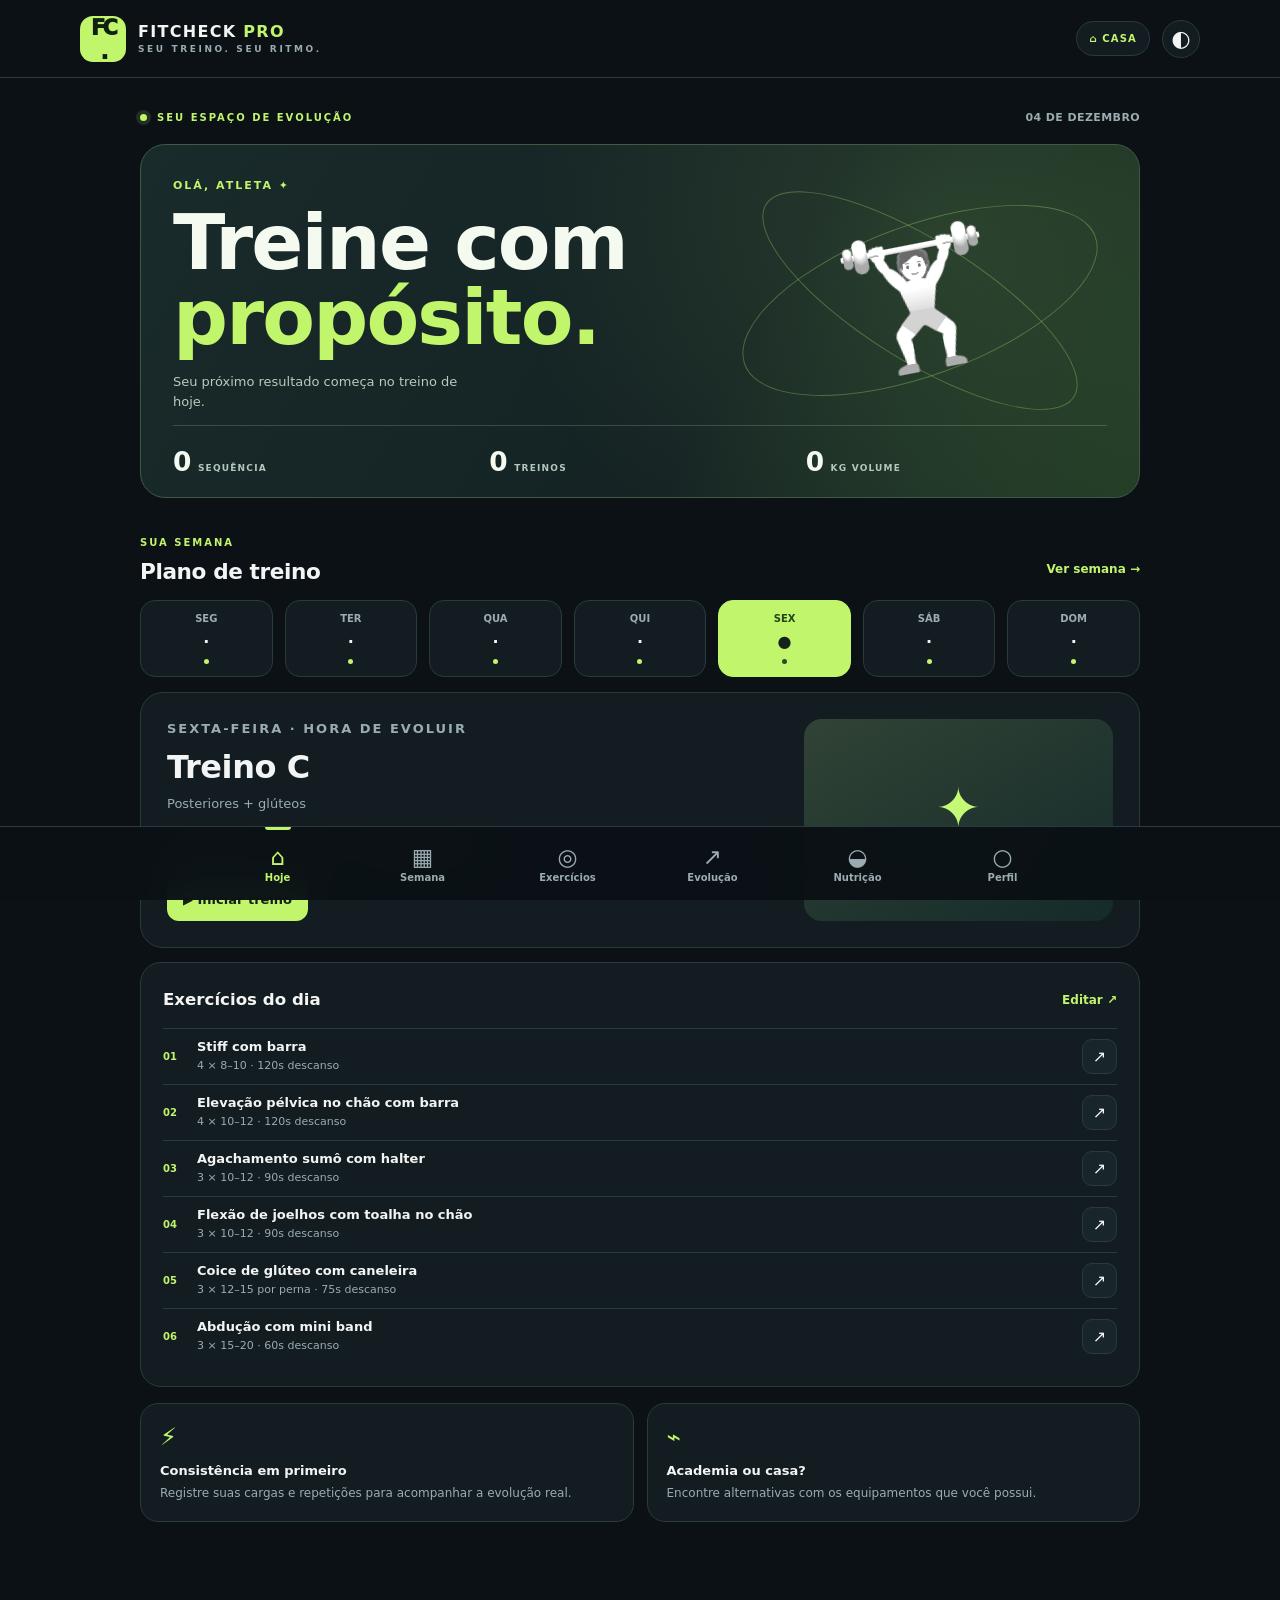
<file: index.html>
<!doctype html>
<html lang="pt-BR"><head><meta charset="utf-8"><meta name="viewport" content="width=device-width, initial-scale=1, viewport-fit=cover"><meta name="theme-color" content="#0b1115"><meta name="description" content="FitCheck PRO: treinos de academia e casa, substituições, vídeos, fichas, cronômetro e progressão."><style>
:root{--bg:#0b1115;--surface:#121c21;--surface2:#18252a;--surface3:#223138;--border:#2a3a40;--text:#f3f5f4;--muted:#9aacb1;--lime:#c1f56c;--lime-dark:#83ba38;--rose:#ff90ae;--danger:#ff9c8c;--shadow:0 16px 45px #0003;--radius:20px;--font:system-ui,-apple-system,"Segoe UI",Roboto,Arial,sans-serif}
:root[data-theme="light"]{--bg:#f4f6f1;--surface:#fff;--surface2:#edf1e9;--surface3:#e4ebe1;--border:#d2dcd0;--text:#18251d;--muted:#5e7168;--lime:#a8db48;--lime-dark:#4f8326;--shadow:0 14px 30px #243e2020}
:root[data-theme="rose"]{--bg:#160f19;--surface:#241825;--surface2:#312132;--surface3:#402c42;--border:#594359;--text:#fff5fd;--muted:#d5b7d0;--lime:#ff9bbd;--lime-dark:#ff80b0;--shadow:0 16px 45px #0003}
*{box-sizing:border-box}html{scroll-behavior:smooth}body{margin:0;background:var(--bg);color:var(--text);font-family:var(--font);-webkit-font-smoothing:antialiased}button,input,select,textarea{font:inherit}button{cursor:pointer}a{color:inherit}input,select,textarea{background:var(--surface2);border:1px solid var(--border);color:var(--text);border-radius:12px;padding:12px 13px;outline-color:var(--lime);min-width:0}input::placeholder,textarea::placeholder{color:var(--muted);opacity:.76}button:focus-visible,a:focus-visible,input:focus-visible,select:focus-visible{outline:3px solid var(--lime);outline-offset:2px}button[disabled]{opacity:.45;cursor:not-allowed}.app-shell{min-height:100vh}.site-header{height:78px;border-bottom:1px solid var(--border);display:flex;justify-content:space-between;align-items:center;padding:0 max(20px,calc((100% - 1120px)/2));background:var(--bg);position:sticky;top:0;z-index:20}.brand{border:0;background:none;color:var(--text);display:flex;align-items:center;gap:12px;text-align:left;padding:0}.brand-mark{background:var(--lime);color:#122014;display:grid;place-items:center;border-radius:13px;width:46px;height:46px;letter-spacing:-3px;font-size:21px;font-weight:950}.mark-dot{color:#122014}.brand-type{font-size:16px;font-weight:900;letter-spacing:1.3px;line-height:1.2}.brand-type b{color:var(--lime)}.brand-type small{display:block;font-size:9px;letter-spacing:2.6px;color:var(--muted);font-weight:650;margin-top:3px}.header-right{display:flex;align-items:center;gap:12px}.mode-indicator{font-size:10px;font-weight:900;letter-spacing:1.2px;background:var(--surface);border:1px solid var(--border);padding:11px 12px;border-radius:20px;color:var(--lime)}.circle-btn{border:1px solid var(--border);background:var(--surface);color:var(--text);border-radius:50%;height:38px;width:38px;font-size:22px}.page{max-width:1120px;margin:auto;padding:27px 22px 110px}.view{display:none;animation:reveal .2s ease}.view.active{display:block}@keyframes reveal{from{opacity:.2;transform:translateY(8px)}to{opacity:1;transform:none}}h1,h2,h3,p{margin-top:0}h1{font-size:clamp(2.1rem,4vw,3.4rem);line-height:1.07;letter-spacing:-1.8px}h2{font-size:1.35rem;letter-spacing:-.4px}h3{font-size:1.04rem}p{line-height:1.55}.eyebrow,.section-label{font-size:10px;font-weight:900;letter-spacing:2px;color:var(--lime);margin-bottom:9px}.eyebrow{display:flex;align-items:center;gap:10px;margin-bottom:20px}.eyebrow #todayDate{margin-left:auto;color:var(--muted);font-size:11px;letter-spacing:.4px}.signal{height:7px;width:7px;background:var(--lime);border-radius:100%;box-shadow:0 0 0 4px #b8ec6a22}.hero{position:relative;overflow:hidden;background:linear-gradient(120deg,#1a2b2b,#142223 60%,#203925);border:1px solid #3e5944;border-radius:25px;padding:32px 32px 0;color:#f4faf0}.hero:after{content:"";position:absolute;inset:0;background:radial-gradient(circle at 80% 25%,#b6f47720,transparent 50%);pointer-events:none}.hero-top{display:flex;justify-content:space-between;min-height:218px;position:relative;z-index:1}.hero-kicker{font-size:11px;letter-spacing:2px;color:#c1f56c;font-weight:900}.hero h1{font-size:clamp(2.7rem,6vw,5.4rem);line-height:.98;margin-bottom:16px}.hero h1 em{font-style:normal;color:#c1f56c}.hero p:last-child{font-size:13px;color:#b8cbbc;max-width:315px}.hero-art{width:40%;min-width:150px;align-self:center;position:relative;text-align:center}.weight-icon{font-size:clamp(5rem,10vw,10rem);transform:rotate(-11deg);position:relative;z-index:2;filter:grayscale(1) brightness(1.7)}.hero-orbit{border:1px solid #b8f4784d;border-radius:50%;position:absolute;inset:0;transform:rotate(-20deg)}.orbit2{inset:15px 5px;transform:rotate(32deg)}.quick-stats{display:grid;grid-template-columns:repeat(3,1fr);gap:15px;border-top:1px solid #ffffff2a;padding:20px 0;position:relative;z-index:1}.quick-stats div{display:flex;gap:7px;align-items:baseline}.quick-stats strong{font-size:1.65rem;letter-spacing:-.5px}.quick-stats span{font-size:9px;letter-spacing:1.2px;color:#b2c9bd;font-weight:800}.section-head{margin:37px 0 16px;display:flex;align-items:end;justify-content:space-between;gap:16px}.section-head h2{margin:0}.text-action{border:0;background:none;color:var(--lime);font-weight:850;padding:8px 0;font-size:12px;white-space:nowrap}.day-strip{display:grid;grid-template-columns:repeat(7,minmax(0,1fr));gap:8px;margin:15px 0}.day-tab{border:1px solid var(--border);border-radius:15px;padding:12px 6px;background:var(--surface);color:var(--text);text-align:center;display:flex;flex-direction:column;gap:8px;align-items:center;transition:background .16s}.day-tab span{font-size:10px;color:var(--muted);font-weight:700}.day-tab strong{font-size:16px}.day-tab.active{border-color:var(--lime);background:var(--lime);color:#15211b}.day-tab.active span{color:#29441c}.day-dot{width:5px;height:5px;border-radius:50%;background:var(--lime)}.day-tab.active .day-dot{background:#304823}.workout-spotlight{background:var(--surface);border:1px solid var(--border);border-radius:23px;padding:26px;display:grid;grid-template-columns:1.4fr .7fr;gap:18px}.workout-spotlight h2{font-size:clamp(1.35rem,3vw,2rem);margin-bottom:8px}.workout-spotlight p{color:var(--muted);font-size:13px}.workout-spotlight .spot-meta{display:flex;flex-wrap:wrap;gap:8px;margin:18px 0}.tiny-pill,.tag{font-size:10px;font-weight:850;color:var(--text);background:var(--surface3);border:1px solid var(--border);border-radius:99px;padding:7px 10px}.tag{color:var(--lime)}.spot-art{display:flex;flex-direction:column;align-items:center;justify-content:center;gap:10px;background:linear-gradient(150deg,#314335,#142b2a);border-radius:18px;min-height:180px;color:#c3f976}.spot-art b{font-size:55px}.spot-art span{font-size:11px;letter-spacing:2px;font-weight:900}.btn{border:1px solid transparent;border-radius:12px;padding:12px 15px;font-size:13px;font-weight:850;display:inline-flex;gap:8px;align-items:center;justify-content:center;text-align:center;min-height:43px;transition:transform .16s}.btn:hover{transform:translateY(-1px)}.btn-primary{background:var(--lime);color:#152218}.btn-secondary{background:var(--surface2);border-color:var(--border);color:var(--text)}.btn-danger{background:transparent;border-color:#a7575770;color:var(--danger)}.btn:disabled{transform:none}.btn-wrap{display:flex;align-items:center;gap:9px;flex-wrap:wrap}.full{width:100%}.muted,.small-note{color:var(--muted);font-size:12px}.small-note{font-size:11px;margin:10px 0 0}.two-panels{display:grid;grid-template-columns:1fr 1fr;gap:13px;margin-top:16px}.soft-panel{background:var(--surface);border:1px solid var(--border);border-radius:18px;padding:19px}.soft-panel>span{font-size:24px;color:var(--lime);display:block;margin-bottom:12px}.soft-panel strong{display:block;margin-bottom:6px;font-size:13px}.soft-panel p{margin:0;color:var(--muted);font-size:12px}.page-heading{margin:18px 0 25px}.page-heading h1{margin-bottom:12px}.page-heading p:last-child{max-width:610px;color:var(--muted);font-size:13px}.green-period{color:var(--lime)}.panel{padding:22px;border-radius:21px;background:var(--surface);border:1px solid var(--border);margin-bottom:15px}.panel-title{display:flex;align-items:center;justify-content:space-between;gap:12px;margin-bottom:13px}.panel-title h3{margin:0}.week-cards{display:grid;gap:13px}.week-card{border-radius:19px;border:1px solid var(--border);background:var(--surface);overflow:hidden}.week-card-head{padding:19px 20px;display:flex;justify-content:space-between;align-items:center;gap:15px}.week-card-head h3{margin:4px 0 4px}.week-card-head p{font-size:11px;color:var(--muted);margin:0}.day-index{font-size:10px;color:var(--lime);font-weight:950;letter-spacing:2px}.exercise-mini-list{padding:0 20px 15px}.exercise-mini{display:flex;gap:12px;justify-content:space-between;align-items:center;padding:10px 0;border-top:1px solid var(--border)}.exercise-mini:first-child{border-top:0}.exercise-mini-num{font-size:10px;color:var(--lime);font-weight:900;width:22px}.exercise-mini-main{flex:1}.exercise-mini-main strong{display:block;font-size:13px}.exercise-mini-main span{font-size:11px;color:var(--muted)}.mini-actions{display:flex;gap:8px}.icon-btn{border:1px solid var(--border);border-radius:10px;background:var(--surface2);color:var(--text);width:35px;height:35px;display:grid;place-items:center}.week-card-actions{border-top:1px solid var(--border);padding:12px 20px;display:flex;gap:10px;flex-wrap:wrap}.library-toolbar{margin-bottom:18px}.search-field{position:relative;display:block}.search-field input{width:100%;padding:15px 15px 15px 42px;background:var(--surface);font-size:13px}.search-field span{font-size:27px;position:absolute;left:13px;top:5px;color:var(--lime)}.filters{display:flex;gap:10px;margin:12px 0}.filters label{flex:1;display:flex;gap:8px;align-items:center;font-size:12px;color:var(--muted)}.filters select{flex:1}.library-meta{display:flex;align-items:center;justify-content:space-between;color:var(--muted);font-size:12px}.library-list{display:grid;grid-template-columns:repeat(2,minmax(0,1fr));gap:12px;margin-bottom:12px}.exercise-card{background:var(--surface);border:1px solid var(--border);border-radius:18px;padding:18px;display:flex;flex-direction:column;gap:12px}.exercise-card-top{display:flex;justify-content:space-between;align-items:center}.exercise-card-icon{background:var(--surface2);height:39px;width:39px;border-radius:12px;display:grid;place-items:center;color:var(--lime);font-size:20px}.exercise-card h3{font-size:15px;line-height:1.3;margin:0}.exercise-card-sub{font-size:12px;color:var(--muted)}.exercise-card .btn-wrap{margin-top:auto}.exercise-card .btn{padding:8px 11px;min-height:35px;font-size:11px}.card-tags{display:flex;gap:6px;flex-wrap:wrap}.card-tags span{background:var(--surface2);border-radius:30px;padding:5px 8px;font-size:10px;color:var(--muted)}.metric-grid{display:grid;grid-template-columns:repeat(3,minmax(0,1fr));gap:13px;margin:16px 0}.metric{background:var(--surface);border:1px solid var(--border);border-radius:18px;padding:18px}.metric strong{display:block;color:var(--lime);font-size:clamp(1.2rem,3vw,1.8rem);margin:5px 0}.metric span{font-size:10px;color:var(--muted);text-transform:uppercase;letter-spacing:1px;font-weight:800}.chart-wrap{min-height:180px;display:grid;place-items:center}.chart-wrap svg{width:100%;height:230px}.hist-item{border-top:1px solid var(--border);padding:12px 0}.hist-item:first-child{border:0}.hist-item strong{display:block;font-size:13px}.hist-item span{display:block;color:var(--muted);font-size:11px;margin-top:4px}.progress-rule{padding:14px;background:var(--surface2);border-radius:14px;display:flex;justify-content:space-between;gap:15px;font-size:12px}.progress-rule b{color:var(--lime)}.progress-rule span{color:var(--muted)}.stacked-form{display:flex;flex-direction:column;gap:14px}.stacked-form label{display:flex;flex-direction:column;gap:7px;color:var(--muted);font-size:12px;font-weight:700}.stacked-form input,.stacked-form select,.stacked-form textarea{width:100%}.form-grid{display:grid;grid-template-columns:1fr 1fr;gap:13px}.equipment-field{border:1px solid var(--border);border-radius:12px;padding:12px}.equipment-field legend{color:var(--muted);font-size:12px}.checks{display:flex;flex-wrap:wrap;gap:12px}.checks label{font-size:12px;display:flex;align-items:center;gap:6px}.checks input{accent-color:var(--lime)}.file-btn{cursor:pointer}.meal-line{padding:12px 0;border-bottom:1px solid var(--border);display:flex;justify-content:space-between;align-items:center}.meal-line b{font-size:13px}.meal-line span{display:block;font-size:11px;color:var(--muted)}.bottom-nav{position:fixed;bottom:0;left:0;right:0;height:74px;padding-bottom:env(safe-area-inset-bottom);background:color-mix(in srgb,var(--bg),transparent 3%);backdrop-filter:blur(20px);border-top:1px solid var(--border);display:flex;z-index:30;justify-content:center}.nav-link{background:none;border:0;color:var(--muted);display:flex;flex-direction:column;gap:2px;align-items:center;justify-content:center;flex:1;max-width:145px;font-size:10px;font-weight:850;position:relative}.nav-link .nav-icon{font-size:23px;font-weight:500}.nav-link.active{color:var(--lime)}.nav-link.active:before{content:"";height:3px;width:26px;border-radius:0 0 9px 9px;background:var(--lime);position:absolute;top:0}.modal{background:var(--surface);border:1px solid var(--border);border-radius:23px;color:var(--text);width:min(620px,calc(100vw - 24px));max-height:min(90vh,900px);overflow-y:auto;padding:24px;box-shadow:var(--shadow)}.modal::backdrop{background:#020808ce;backdrop-filter:blur(4px)}.modal-top{display:flex;align-items:center;justify-content:space-between;margin-bottom:15px}.close-btn{background:var(--surface2);border:1px solid var(--border);color:var(--text);height:34px;width:34px;border-radius:50%;font-size:24px}.detail-title{font-size:clamp(1.45rem,5vw,2rem)}.detail-stats{display:flex;gap:8px;flex-wrap:wrap;margin-bottom:16px}.detail-steps{counter-reset:step;list-style:none;padding:0;margin:15px 0}.detail-steps li{position:relative;padding:10px 10px 10px 44px;border-bottom:1px solid var(--border);font-size:13px;line-height:1.55}.detail-steps li:before{counter-increment:step;content:counter(step);position:absolute;left:0;top:10px;background:var(--surface3);height:26px;width:26px;display:grid;place-items:center;border-radius:50%;color:var(--lime);font-size:11px;font-weight:900}.suggestion{display:flex;justify-content:space-between;gap:12px;align-items:center;border:1px solid var(--border);background:var(--surface2);border-radius:12px;margin:8px 0;padding:10px 13px}.suggestion strong{font-size:12px}.suggestion span{font-size:10px;color:var(--muted)}.video-link{display:inline-flex;gap:8px;text-decoration:none;color:#152218;background:var(--lime);padding:11px 15px;font-size:12px;font-weight:900;border-radius:10px}.modal-training{width:min(740px,calc(100vw - 20px))}.train-top{display:flex;align-items:start;gap:13px;justify-content:space-between}.train-top h2{margin-bottom:10px}.train-progress{height:7px;background:var(--surface3);border-radius:10px;overflow:hidden;margin:15px 0}.train-progress>span{height:100%;background:var(--lime);display:block}.set-list{display:grid;gap:8px;margin:18px 0}.set-row{display:grid;grid-template-columns:30px 1fr 1fr 90px;gap:8px;align-items:end;background:var(--surface2);padding:11px;border-radius:13px}.set-row>span{font-weight:900;color:var(--lime);font-size:12px;align-self:center}.set-row label{font-size:10px;color:var(--muted);display:flex;flex-direction:column;gap:5px}.set-row input{width:100%;padding:9px;font-size:13px}.set-row button{padding:9px;font-size:11px}.set-row.done{outline:1px solid var(--lime-dark)}.training-controls{display:flex;gap:9px;flex-wrap:wrap}.training-controls .btn{flex:1}.rest-overlay{position:fixed;inset:0;z-index:110;display:grid;place-items:center;background:#08100df2;padding:20px;color:#f5f8f4}.rest-overlay:not([open]){display:none}.rest-overlay::backdrop{background:#010706dd}.rest-content{text-align:center;max-width:380px}.rest-display{font-size:clamp(5rem,15vw,8rem);font-weight:950;letter-spacing:-6px;color:#c1f56c}.rest-content p{font-size:13px;color:#b7c7bc}.rest-content .btn-wrap{justify-content:center}.toast{position:fixed;left:50%;transform:translateX(-50%) translateY(50px);bottom:95px;background:var(--lime);color:#152218;font-weight:850;font-size:12px;border-radius:12px;padding:12px 18px;opacity:0;transition:all .2s;z-index:200;max-width:90vw;text-align:center;pointer-events:none}.toast.show{transform:translateX(-50%);opacity:1}.empty{text-align:center;padding:30px 20px;color:var(--muted);font-size:13px}.empty strong{display:block;color:var(--text);margin-bottom:7px}.preset-option{border:1px solid var(--border);border-radius:13px;padding:16px;margin:10px 0}.preset-option strong{font-size:13px;display:block}.preset-option p{font-size:11px;color:var(--muted);margin:7px 0 12px}.backbtn{color:var(--lime);font-size:12px;font-weight:850;background:transparent;border:0;padding:8px 0}.mini-title{font-size:11px;letter-spacing:1px;color:var(--lime);margin:18px 0 8px;font-weight:900}.print-only{display:none}
@media(min-width:800px){.page{padding-top:33px}.two-panels{grid-template-columns:1fr 1fr}.week-cards{grid-template-columns:1fr 1fr}.day-strip{gap:12px}.library-list{grid-template-columns:repeat(3,minmax(0,1fr))}.view#page-home{max-width:1000px;margin:auto}}
@media(max-width:650px){.site-header{height:64px;padding:0 16px}.brand-mark{height:40px;width:40px}.brand-type{font-size:14px}.brand-type small{font-size:8px;letter-spacing:1.4px}.page{padding:18px 13px 100px}.hero{padding:24px 18px 0}.hero-top{min-height:194px}.hero h1{font-size:2.75rem}.hero-art{width:35%;min-width:80px}.weight-icon{font-size:5rem}.quick-stats{gap:4px}.quick-stats div{display:flex;flex-direction:column;gap:2px}.quick-stats strong{font-size:1.5rem}.quick-stats span{font-size:9px}.workout-spotlight{grid-template-columns:1fr;padding:20px}.spot-art{min-height:80px;flex-direction:row}.spot-art b{font-size:35px}.day-strip{gap:4px}.day-tab{padding:10px 2px;border-radius:12px}.day-tab span{font-size:9px}.day-tab strong{font-size:13px}.two-panels{grid-template-columns:1fr 1fr}.soft-panel{padding:13px}.soft-panel strong{font-size:12px}.soft-panel p{font-size:11px}.library-list{grid-template-columns:1fr}.metric-grid{gap:7px}.metric{padding:12px}.metric span{font-size:9px}.metric strong{font-size:1.2rem}.modal{padding:18px}.set-row{grid-template-columns:23px 1fr 1fr 71px;gap:5px;padding:8px}.set-row button{padding:7px 4px;font-size:10px}.set-row input{padding:8px 4px}.bottom-nav{height:70px}.nav-link{font-size:9px}.nav-link .nav-icon{font-size:22px}}
@media(max-width:370px){.mode-indicator{display:none}.hero-art{display:none}.hero-top{min-height:175px}.form-grid{grid-template-columns:1fr}.filters{flex-direction:column}.two-panels{grid-template-columns:1fr}}
@media print{.site-header,.bottom-nav,.page,.modal:not(#personalDialog),button{display:none!important}body{background:#fff;color:#000}.print-only{display:block}#printOutput{white-space:pre-wrap;line-height:1.7;font:14px Arial}}

.rest-overlay{width:100vw;height:100vh;max-width:none;max-height:none;margin:0;border:0;border-radius:0;color:#f5f8f4}

.equip-toggle{font-size:12px;color:var(--muted);display:flex;align-items:center;gap:9px;margin:9px 0 13px}.equip-toggle input{accent-color:var(--lime)}

</style><title>FitCheck PRO — Seu treino. Seu ritmo.</title></head>
<body>
<div class="app-shell">
<header class="site-header"><button class="brand" id="brandHome" aria-label="Ir para início"><span class="brand-mark">FC<span class="mark-dot">.</span></span><span class="brand-type">FITCHECK <b>PRO</b><small>SEU TREINO. SEU RITMO.</small></span></button><div class="header-right"><span id="headerMode" class="mode-indicator">⌂ CASA</span><button id="themeQuick" class="circle-btn" title="Alternar tema" aria-label="Alternar tema">◐</button></div></header>
<main class="page">
<section id="page-home" class="view active" aria-label="Treino de hoje">
 <div class="eyebrow"><span class="signal"></span> SEU ESPAÇO DE EVOLUÇÃO <span id="todayDate"></span></div>
 <div class="hero"><div class="hero-top"><div><p class="hero-kicker">OLÁ, <span id="heroUser">ATLETA</span> ✦</p><h1>Treine com<br><em>propósito.</em></h1><p>Seu próximo resultado começa no treino de hoje.</p></div><div class="hero-art" aria-hidden="true"><div class="weight-icon">🏋</div><div class="hero-orbit orbit1"></div><div class="hero-orbit orbit2"></div></div></div><div class="quick-stats"><div><strong id="statStreak">0</strong><span>SEQUÊNCIA</span></div><div><strong id="statSessions">0</strong><span>TREINOS</span></div><div><strong id="statVolume">0</strong><span>KG VOLUME</span></div></div></div>
 <div class="section-head"><div><p class="section-label">SUA SEMANA</p><h2>Plano de treino</h2></div><button class="text-action" data-goto="week">Ver semana →</button></div>
 <div id="dayStrip" class="day-strip" role="group" aria-label="Selecionar dia"></div>
 <div id="todayWorkout"></div>
 <div class="two-panels"><div class="soft-panel"><span>⚡</span><strong>Consistência em primeiro</strong><p>Registre suas cargas e repetições para acompanhar a evolução real.</p></div><div class="soft-panel"><span>⌁</span><strong>Academia ou casa?</strong><p>Encontre alternativas com os equipamentos que você possui.</p></div></div>
</section>
<section id="page-week" class="view" aria-label="Sua semana">
 <div class="page-heading"><p class="section-label">ORGANIZE SUA ROTINA</p><h1>Minha semana<span class="green-period">.</span></h1><p>Edite exercícios, escolha um plano e transforme sua ficha para casa ou academia.</p></div>
 <div class="panel"><div class="panel-title"><div><p class="section-label">PLANO ATIVO</p><h3 id="planName">ABC • Hipertrofia em casa</h3></div><span id="planLevel" class="tag">AVANÇADO</span></div><div class="btn-wrap"><button class="btn btn-primary" id="presetBtn">✧ Escolher programa</button><button class="btn btn-secondary" id="convertBtn">⇄ Converter academia / casa</button></div><p class="small-note">A troca sugere movimentos semelhantes, mas não reproduz exatamente a resistência de cada máquina. Confira as opções e ajuste cargas.</p></div>
 <div id="weekCards" class="week-cards"></div>
</section>
<section id="page-library" class="view" aria-label="Biblioteca de exercícios">
 <div class="page-heading"><p class="section-label">BIBLIOTECA DE MOVIMENTOS</p><h1>Exercícios<span class="green-period">.</span></h1><p>Explore, aprenda a executar e substitua os aparelhos da academia.</p></div>
 <div class="library-toolbar"><label class="search-field"><span>⌕</span><input id="searchInput" type="search" placeholder="Buscar exercício, músculo, aparelho..." autocomplete="off" aria-label="Buscar exercícios"></label><div class="filters"><label>Grupo <select id="groupFilter"><option value="all">Todos</option></select></label><label>Local <select id="placeFilter"><option value="all">Ambos</option><option value="Casa">Em casa</option><option value="Academia">Academia</option></select></label></div><label class="equip-toggle"><input type="checkbox" id="onlyEquipment"> Usar apenas meus equipamentos</label><div class="library-meta"><span id="resultCount">248 exercícios</span><button id="createExerciseBtn" class="text-action">＋ Criar exercício</button></div></div>
 <div id="libraryList" class="library-list"></div><button id="loadMoreBtn" class="btn btn-secondary full">Mostrar mais exercícios ↓</button>
</section>
<section id="page-progress" class="view" aria-label="Progresso">
 <div class="page-heading"><p class="section-label">CADA SÉRIE CONTA</p><h1>Evolução<span class="green-period">.</span></h1><p>Visualize seu histórico, volume e consistência.</p></div><div id="progressMetrics" class="metric-grid"></div>
 <div class="panel"><div class="panel-title"><h3>Volume por sessão</h3><span class="muted">Últimos 8 treinos</span></div><div id="volumeChart" class="chart-wrap"></div></div>
 <div class="panel"><div class="panel-title"><h3>Histórico</h3><button id="exportCsvBtn" class="text-action">↓ CSV</button></div><div id="historyList"></div></div>
 <div class="panel"><h3>Progressão de carga</h3><p class="muted">Aumente repetições antes da carga; priorize a técnica. Registre as séries no treino para acompanhar.</p><div class="progress-rule"><b>8 → 9 → 10 reps</b><span>Depois, +2% a 5% de carga, quando adequado.</span></div></div>
</section>
<section id="page-nutrition" class="view" aria-label="Nutrição">
 <div class="page-heading"><p class="section-label">ALÉM DO TREINO</p><h1>Nutrição<span class="green-period">.</span></h1><p>Diário manual de refeições. Valores são informados por você, não calculados automaticamente.</p></div>
 <div id="nutritionTotals" class="metric-grid"></div>
 <form class="panel stacked-form" id="mealForm"><h3>Adicionar refeição</h3><label>Alimento / refeição<input id="mealName" required maxlength="90" placeholder="Ex.: arroz, feijão e frango"></label><div class="form-grid"><label>Calorias (kcal)<input id="mealCalories" type="number" required min="0" max="5000" step="1"></label><label>Proteínas (g)<input id="mealProtein" type="number" required min="0" max="500" step="0.1"></label><label>Carboidratos (g)<input id="mealCarbs" type="number" min="0" max="800" step="0.1" value="0"></label><label>Gorduras (g)<input id="mealFat" type="number" min="0" max="400" step="0.1" value="0"></label></div><button class="btn btn-primary" type="submit">＋ Salvar refeição</button><p class="small-note">Confira rótulos e orientação nutricional individual; o app não define metas clínicas.</p></form><div class="panel"><h3>Refeições de hoje</h3><div id="mealList"></div></div>
</section>
<section id="page-profile" class="view" aria-label="Perfil e personal">
 <div class="page-heading"><p class="section-label">SEU PERFIL</p><h1>Seu FitCheck<span class="green-period">.</span></h1><p>Personalize os treinos, monte fichas e faça backup dos dados.</p></div>
 <form id="profileForm" class="panel stacked-form"><h3>Meu perfil</h3><div class="form-grid"><label>Como podemos chamar você?<input id="profileName" maxlength="50" placeholder="Seu nome"></label><label>Local principal<select id="profilePlace"><option value="Casa">Casa</option><option value="Academia">Academia</option></select></label><label>Objetivo<select id="profileGoal"><option>Hipertrofia</option><option>Definição</option><option>Condicionamento</option><option>Força</option></select></label><label>Nível<select id="profileLevel"><option>Iniciante</option><option>Intermediário</option><option>Avançado</option></select></label><label>Minutos por treino<input id="profileMinutes" type="number" min="20" max="180" step="5"></label><label>Aparência<select id="profileTheme"><option value="dark">Escuro</option><option value="light">Claro</option><option value="rose">Rosa</option></select></label></div><fieldset class="equipment-field"><legend>Meus equipamentos em casa</legend><div id="equipmentOptions" class="checks"></div></fieldset><button type="submit" class="btn btn-primary">✓ Salvar meu perfil</button></form>
 <div class="panel"><div class="panel-title"><div><p class="section-label">ÁREA DO PERSONAL</p><h3>Criador de fichas</h3></div><span class="tag">LOCAL</span></div><p class="muted">Monte fichas para alunos usando o catálogo, ajuste exercícios por dia e exporte um arquivo de treino para compartilhar.</p><p class="small-note" id="personalStatus" aria-live="polite">Ficha ABC da esposa disponível para aplicar.</p><div class="btn-wrap"><button class="btn btn-secondary" id="wifePresetQuickBtn">♥ Carregar ficha ABC da esposa</button></div><div class="btn-wrap"><button class="btn btn-primary" id="personalBtn">✦ Abrir área do personal</button><button class="btn btn-secondary" id="workoutExportBtn">↓ Exportar ficha</button><label class="btn btn-secondary file-btn">↑ Importar ficha<input id="workoutImportInput" type="file" accept=".json,application/json" hidden></label></div><p class="small-note">Não há login, cadastro de alunos online nem sincronização entre dispositivos. Dados só ficam neste navegador ou nos arquivos exportados.</p></div>
 <div class="panel"><h3>Meus dados</h3><div class="btn-wrap"><button class="btn btn-secondary" id="exportBackupBtn">↓ Exportar backup completo</button><label class="btn btn-secondary file-btn">↑ Importar backup<input id="backupImportInput" type="file" accept=".json,application/json" hidden></label><button class="btn btn-danger" id="deleteDataBtn">Apagar todos os dados</button></div><p class="small-note">Os dados são salvos no aparelho. Faça backup antes de trocar de celular ou limpar o navegador.</p></div>
 <div class="panel"><h3>Sobre o aplicativo</h3><p class="muted">FitCheck PRO • PWA para GitHub Pages • Biblioteca com <span id="catalogCount">248</span> exercícios • Vídeos externos no YouTube • Sem mensalidade e sem servidores.</p><p class="small-note">Conteúdo educativo, não substitui orientação de um profissional de educação física. Verifique apoios, ancoragens e segurança antes de usar cargas.</p></div>
</section>
</main>
<nav class="bottom-nav" aria-label="Menu principal"><button data-nav="home" class="nav-link active"><span class="nav-icon">⌂</span><span>Hoje</span></button><button data-nav="week" class="nav-link"><span class="nav-icon">▦</span><span>Semana</span></button><button data-nav="library" class="nav-link"><span class="nav-icon">◎</span><span>Exercícios</span></button><button data-nav="progress" class="nav-link"><span class="nav-icon">↗</span><span>Evolução</span></button><button data-nav="nutrition" class="nav-link"><span class="nav-icon">◒</span><span>Nutrição</span></button><button data-nav="profile" class="nav-link"><span class="nav-icon">○</span><span>Perfil</span></button></nav>
</div>
<dialog id="detailDialog" class="modal"><div class="modal-top"><span class="section-label">GUIA DO EXERCÍCIO</span><button class="close-btn" data-close="detailDialog" aria-label="Fechar">×</button></div><div id="detailBody"></div></dialog>
<dialog id="editDialog" class="modal"><div class="modal-top"><span class="section-label">SUA FICHA</span><button class="close-btn" data-close="editDialog" aria-label="Fechar">×</button></div><form id="editForm" class="stacked-form"><h2 id="editTitle">Adicionar exercício</h2><label>Exercício<select id="editExercise" required></select></label><div class="form-grid"><label>Dia<select id="editDay"></select></label><label>Séries<input id="editSets" type="number" min="1" max="12" required></label><label>Repetições / tempo<input id="editReps" required maxlength="28"></label><label>Descanso (segundos)<input id="editRest" type="number" min="0" max="600" step="5" required></label></div><label>Observações<input id="editNote" maxlength="180" placeholder="Ex.: 2 s de pausa no topo"></label><button class="btn btn-primary" type="submit">Salvar exercício</button><button class="btn btn-danger" id="removeExerciseBtn" type="button">Remover da ficha</button></form></dialog>
<dialog id="trainDialog" class="modal modal-training"><div class="modal-top"><span class="section-label">TREINO EM ANDAMENTO</span><button class="close-btn" data-close="trainDialog" aria-label="Minimizar treino">×</button></div><div id="trainingBody"></div></dialog>
<dialog id="presetDialog" class="modal"><div class="modal-top"><span class="section-label">PROGRAMAS</span><button class="close-btn" data-close="presetDialog" aria-label="Fechar">×</button></div><h2>Escolher programa</h2><p class="muted">Aplicar um programa substitui a semana atual. Seu histórico permanece salvo.</p><div id="presetOptions"></div></dialog>
<dialog id="customDialog" class="modal"><div class="modal-top"><span class="section-label">BIBLIOTECA PERSONALIZADA</span><button class="close-btn" data-close="customDialog" aria-label="Fechar">×</button></div><form id="customForm" class="stacked-form"><h2>Adicionar exercício</h2><label>Nome<input id="customName" required maxlength="75"></label><div class="form-grid"><label>Grupo<select id="customGroup"></select></label><label>Equipamento<select id="customEquipment"></select></label></div><label>Onde fazer?<select id="customPlace"><option>Ambos</option><option>Academia</option><option>Casa</option></select></label><label>Vídeo YouTube (opcional)<input id="customVideo" type="url" placeholder="https://www.youtube.com/watch?v=..."></label><label>Dica técnica<input id="customHow" maxlength="250" placeholder="Dica de execução e segurança"></label><button type="submit" class="btn btn-primary">Criar exercício</button></form></dialog>
<dialog id="personalDialog" class="modal"><div class="modal-top"><span class="section-label">ÁREA DO PERSONAL</span><button class="close-btn" data-close="personalDialog" aria-label="Fechar">×</button></div><h2>Ficha para aluno</h2><p class="muted">Crie e exporte uma ficha do treino semanal atual. Para editar, use o menu Semana.</p><div class="panel" style="margin:12px 0 18px;padding:16px"><h3 style="margin:0 0 8px">Ficha pronta • Esposa</h3><p class="muted" style="margin-bottom:12px">Hipertrofia avançada · 60 minutos · treino ABC em casa · caminhada terças e quintas. A ficha original fica salva no aplicativo e também pode ser anexada em JSON.</p><div class="btn-wrap"><button type="button" id="wifePresetBtn" class="btn btn-primary">♥ Aplicar ficha da esposa</button><label class="btn btn-secondary file-btn">📎 Anexar ficha JSON<input id="personalImportInput" type="file" accept=".json,application/json" hidden></label></div><p class="small-note">Aplicar ou importar troca a semana atual, mas não apaga o histórico. Faça backup antes de mudar a ficha.</p></div><div class="stacked-form"><label>Nome do personal<input id="coachName" maxlength="60" placeholder="Nome do profissional"></label><label>Nome do aluno<input id="studentName" maxlength="60" placeholder="Nome do aluno"></label><label>Observações gerais<textarea id="studentNotes" rows="3" maxlength="500" placeholder="Objetivo, limitações, equipamentos disponíveis..."></textarea></label><button id="saveStudentBtn" class="btn btn-primary">Salvar informações</button><button id="exportStudentBtn" class="btn btn-secondary">↓ Baixar ficha do aluno (JSON)</button><button id="printStudentBtn" class="btn btn-secondary">⎙ Imprimir ficha</button></div><p class="small-note">A identidade no arquivo é apenas texto. Esta versão não valida credenciais nem protege envio de informações sensíveis.</p></dialog>
<dialog id="restOverlay" class="rest-overlay"><div class="rest-content"><span class="section-label">TEMPO DE DESCANSO</span><div id="restDisplay" class="rest-display">01:30</div><p>Recupere o fôlego antes da próxima série.</p><div class="btn-wrap"><button id="restMinus" class="btn btn-secondary">−15s</button><button id="restSkip" class="btn btn-primary">Pular descanso</button><button id="restPlus" class="btn btn-secondary">+15s</button></div></div></dialog>
<div id="toast" role="status" aria-live="polite" class="toast"></div>
<script>
window.FITCHECK_EXERCISES = [{"id":"agachamento-livre-com-barra","name":"Agachamento livre com barra","group":"Quadríceps","equipment":"Barra","place":"Ambos","family":"agachamento","how":["Posicione os pés em base confortável, contraia o abdômen e distribua o peso no meio do pé.","Flexione quadril e joelhos na amplitude que mantém coluna e controle; suba empurrando o chão.","Não deixe a barra ou a carga puxar seu tronco para frente; evite perder o alinhamento dos joelhos."],"homeAlternatives":["agachamento-com-barra-em-casa","agachamento-goblet","agachamento-com-calcanhares-elevados"],"gymAlternatives":["agachamento-hack-na-maquina","leg-press-45","agachamento-no-smith"]},{"id":"agachamento-frontal-com-barra","name":"Agachamento frontal com barra","group":"Quadríceps","equipment":"Barra","place":"Academia","family":"agachamento","how":["Posicione os pés em base confortável, contraia o abdômen e distribua o peso no meio do pé.","Flexione quadril e joelhos na amplitude que mantém coluna e controle; suba empurrando o chão.","Não deixe a barra ou a carga puxar seu tronco para frente; evite perder o alinhamento dos joelhos."],"homeAlternatives":["agachamento-com-barra-em-casa","agachamento-goblet","agachamento-com-calcanhares-elevados"],"gymAlternatives":["agachamento-hack-na-maquina","leg-press-45","agachamento-no-smith"]},{"id":"agachamento-no-smith","name":"Agachamento no Smith","group":"Quadríceps","equipment":"Smith","place":"Academia","family":"agachamento","how":["Posicione os pés em base confortável, contraia o abdômen e distribua o peso no meio do pé.","Flexione quadril e joelhos na amplitude que mantém coluna e controle; suba empurrando o chão.","Não deixe a barra ou a carga puxar seu tronco para frente; evite perder o alinhamento dos joelhos."],"homeAlternatives":["agachamento-com-barra-em-casa","agachamento-goblet","agachamento-com-calcanhares-elevados"],"gymAlternatives":["agachamento-hack-na-maquina","leg-press-45"]},{"id":"agachamento-hack-na-maquina","name":"Agachamento hack na máquina","group":"Quadríceps","equipment":"Máquina","place":"Academia","family":"agachamento","how":["Posicione os pés em base confortável, contraia o abdômen e distribua o peso no meio do pé.","Flexione quadril e joelhos na amplitude que mantém coluna e controle; suba empurrando o chão.","Não deixe a barra ou a carga puxar seu tronco para frente; evite perder o alinhamento dos joelhos."],"homeAlternatives":["agachamento-hack-adaptado-com-barra-atras","agachamento-com-calcanhares-elevados"],"gymAlternatives":["leg-press-45","agachamento-no-smith"]},{"id":"agachamento-pendular","name":"Agachamento pendular","group":"Quadríceps","equipment":"Máquina","place":"Academia","family":"agachamento","how":["Posicione os pés em base confortável, contraia o abdômen e distribua o peso no meio do pé.","Flexione quadril e joelhos na amplitude que mantém coluna e controle; suba empurrando o chão.","Não deixe a barra ou a carga puxar seu tronco para frente; evite perder o alinhamento dos joelhos."],"homeAlternatives":["agachamento-com-barra-em-casa","agachamento-goblet","agachamento-com-calcanhares-elevados"],"gymAlternatives":["agachamento-hack-na-maquina","leg-press-45","agachamento-no-smith"]},{"id":"leg-press-45","name":"Leg press 45°","group":"Quadríceps","equipment":"Máquina","place":"Academia","family":"agachamento","how":["Posicione os pés em base confortável, contraia o abdômen e distribua o peso no meio do pé.","Flexione quadril e joelhos na amplitude que mantém coluna e controle; suba empurrando o chão.","Não deixe a barra ou a carga puxar seu tronco para frente; evite perder o alinhamento dos joelhos."],"homeAlternatives":["agachamento-goblet","agachamento-bulgaro-com-apoio-seguro"],"gymAlternatives":["agachamento-hack-na-maquina","agachamento-no-smith"]},{"id":"leg-press-horizontal","name":"Leg press horizontal","group":"Quadríceps","equipment":"Máquina","place":"Academia","family":"agachamento","how":["Posicione os pés em base confortável, contraia o abdômen e distribua o peso no meio do pé.","Flexione quadril e joelhos na amplitude que mantém coluna e controle; suba empurrando o chão.","Não deixe a barra ou a carga puxar seu tronco para frente; evite perder o alinhamento dos joelhos."],"homeAlternatives":["agachamento-com-barra-em-casa","agachamento-goblet","agachamento-com-calcanhares-elevados"],"gymAlternatives":["agachamento-hack-na-maquina","leg-press-45","agachamento-no-smith"]},{"id":"leg-press-vertical","name":"Leg press vertical","group":"Quadríceps","equipment":"Máquina","place":"Academia","family":"agachamento","how":["Posicione os pés em base confortável, contraia o abdômen e distribua o peso no meio do pé.","Flexione quadril e joelhos na amplitude que mantém coluna e controle; suba empurrando o chão.","Não deixe a barra ou a carga puxar seu tronco para frente; evite perder o alinhamento dos joelhos."],"homeAlternatives":["agachamento-com-barra-em-casa","agachamento-goblet","agachamento-com-calcanhares-elevados"],"gymAlternatives":["agachamento-hack-na-maquina","leg-press-45","agachamento-no-smith"]},{"id":"cadeira-extensora","name":"Cadeira extensora","group":"Quadríceps","equipment":"Máquina","place":"Academia","family":"extensao","how":["Sente-se com costas apoiadas e articulação do joelho livre.","Estenda o joelho lentamente sem travar com força; retorne com controle.","Ajuste o peso para não compensar com quadris ou tronco."],"homeAlternatives":["extensao-de-joelho-com-caneleira","extensao-de-joelho-com-elastico"],"gymAlternatives":["cadeira-extensora-unilateral"]},{"id":"cadeira-extensora-unilateral","name":"Cadeira extensora unilateral","group":"Quadríceps","equipment":"Máquina","place":"Academia","family":"extensao","how":["Sente-se com costas apoiadas e articulação do joelho livre.","Estenda o joelho lentamente sem travar com força; retorne com controle.","Ajuste o peso para não compensar com quadris ou tronco."],"homeAlternatives":["extensao-de-joelho-com-caneleira","extensao-de-joelho-com-elastico"],"gymAlternatives":["cadeira-extensora"]},{"id":"agachamento-bulgaro-com-halteres","name":"Agachamento búlgaro com halteres","group":"Quadríceps","equipment":"Halteres","place":"Ambos","family":"afundo","how":["Dê um passo estável e alinhe pé, joelho e quadril.","Desça controlando a perna da frente e suba sem impulsos.","Use apoio lateral se o equilíbrio limitar o movimento."],"homeAlternatives":["agachamento-bulgaro-com-apoio-seguro","afundo-reverso-com-halteres"],"gymAlternatives":["passada-no-smith","afundo-com-barra"]},{"id":"afundo-com-barra","name":"Afundo com barra","group":"Quadríceps","equipment":"Barra","place":"Academia","family":"afundo","how":["Dê um passo estável e alinhe pé, joelho e quadril.","Desça controlando a perna da frente e suba sem impulsos.","Use apoio lateral se o equilíbrio limitar o movimento."],"homeAlternatives":["agachamento-bulgaro-com-apoio-seguro","afundo-reverso-com-halteres"],"gymAlternatives":["passada-no-smith"]},{"id":"afundo-caminhando-com-halteres","name":"Afundo caminhando com halteres","group":"Quadríceps","equipment":"Halteres","place":"Ambos","family":"afundo","how":["Dê um passo estável e alinhe pé, joelho e quadril.","Desça controlando a perna da frente e suba sem impulsos.","Use apoio lateral se o equilíbrio limitar o movimento."],"homeAlternatives":["agachamento-bulgaro-com-apoio-seguro","afundo-reverso-com-halteres"],"gymAlternatives":["passada-no-smith","afundo-com-barra"]},{"id":"passada-reversa-com-halteres","name":"Passada reversa com halteres","group":"Quadríceps","equipment":"Halteres","place":"Ambos","family":"afundo","how":["Dê um passo estável e alinhe pé, joelho e quadril.","Desça controlando a perna da frente e suba sem impulsos.","Use apoio lateral se o equilíbrio limitar o movimento."],"homeAlternatives":["agachamento-bulgaro-com-apoio-seguro","afundo-reverso-com-halteres"],"gymAlternatives":["passada-no-smith","afundo-com-barra"]},{"id":"step-up-no-banco-com-halteres","name":"Step-up no banco com halteres","group":"Quadríceps","equipment":"Halteres","place":"Academia","family":"subida","how":["Use um degrau ou apoio estável e resistente.","Suba estendendo o quadril e o joelho da perna que está sobre o apoio.","Evite impulsionar em excesso com a perna que ficou no chão."],"homeAlternatives":["step-up-em-degrau-firme"],"gymAlternatives":[]},{"id":"agachamento-goblet","name":"Agachamento goblet","group":"Quadríceps","equipment":"Halteres","place":"Ambos","family":"agachamento","how":["Posicione os pés em base confortável, contraia o abdômen e distribua o peso no meio do pé.","Flexione quadril e joelhos na amplitude que mantém coluna e controle; suba empurrando o chão.","Não deixe a barra ou a carga puxar seu tronco para frente; evite perder o alinhamento dos joelhos."],"homeAlternatives":["agachamento-com-barra-em-casa","agachamento-com-calcanhares-elevados"],"gymAlternatives":["agachamento-hack-na-maquina","leg-press-45","agachamento-no-smith"]},{"id":"agachamento-sumo-com-halter","name":"Agachamento sumô com halter","group":"Quadríceps","equipment":"Halteres","place":"Ambos","family":"agachamento","how":["Posicione os pés em base confortável, contraia o abdômen e distribua o peso no meio do pé.","Flexione quadril e joelhos na amplitude que mantém coluna e controle; suba empurrando o chão.","Não deixe a barra ou a carga puxar seu tronco para frente; evite perder o alinhamento dos joelhos."],"homeAlternatives":["agachamento-com-barra-em-casa","agachamento-goblet","agachamento-com-calcanhares-elevados"],"gymAlternatives":["agachamento-hack-na-maquina","leg-press-45","agachamento-no-smith"]},{"id":"agachamento-com-calcanhares-elevados","name":"Agachamento com calcanhares elevados","group":"Quadríceps","equipment":"Halteres","place":"Casa","family":"agachamento","how":["Posicione os pés em base confortável, contraia o abdômen e distribua o peso no meio do pé.","Flexione quadril e joelhos na amplitude que mantém coluna e controle; suba empurrando o chão.","Não deixe a barra ou a carga puxar seu tronco para frente; evite perder o alinhamento dos joelhos."],"homeAlternatives":["agachamento-com-barra-em-casa","agachamento-goblet"],"gymAlternatives":["agachamento-hack-na-maquina","leg-press-45","agachamento-no-smith"]},{"id":"agachamento-hack-adaptado-com-barra-atras","name":"Agachamento hack adaptado com barra atrás","group":"Quadríceps","equipment":"Barra","place":"Casa","family":"agachamento","how":["Segure a barra atrás do corpo, com pés firmes e tronco estável.","Desça na amplitude segura, mantendo a barra próxima das pernas e retorne sem trancos.","É diferente do hack em máquina. Se a posição exigir compensação, prefira agachamento com calcanhares elevados."],"homeAlternatives":["agachamento-com-barra-em-casa","agachamento-goblet","agachamento-com-calcanhares-elevados"],"gymAlternatives":["agachamento-hack-na-maquina"]},{"id":"agachamento-com-barra-em-casa","name":"Agachamento com barra em casa","group":"Quadríceps","equipment":"Barra","place":"Casa","family":"agachamento","how":["Posicione os pés em base confortável, contraia o abdômen e distribua o peso no meio do pé.","Flexione quadril e joelhos na amplitude que mantém coluna e controle; suba empurrando o chão.","Não deixe a barra ou a carga puxar seu tronco para frente; evite perder o alinhamento dos joelhos."],"homeAlternatives":["agachamento-goblet","agachamento-com-calcanhares-elevados"],"gymAlternatives":["agachamento-hack-na-maquina","leg-press-45","agachamento-no-smith"]},{"id":"agachamento-com-pausa","name":"Agachamento com pausa","group":"Quadríceps","equipment":"Peso corporal","place":"Casa","family":"agachamento","how":["Posicione os pés em base confortável, contraia o abdômen e distribua o peso no meio do pé.","Flexione quadril e joelhos na amplitude que mantém coluna e controle; suba empurrando o chão.","Não deixe a barra ou a carga puxar seu tronco para frente; evite perder o alinhamento dos joelhos."],"homeAlternatives":["agachamento-com-barra-em-casa","agachamento-goblet","agachamento-com-calcanhares-elevados"],"gymAlternatives":["agachamento-hack-na-maquina","leg-press-45","agachamento-no-smith"]},{"id":"agachamento-com-mini-band","name":"Agachamento com mini band","group":"Quadríceps","equipment":"Elástico","place":"Casa","family":"agachamento","how":["Posicione os pés em base confortável, contraia o abdômen e distribua o peso no meio do pé.","Flexione quadril e joelhos na amplitude que mantém coluna e controle; suba empurrando o chão.","Não deixe a barra ou a carga puxar seu tronco para frente; evite perder o alinhamento dos joelhos."],"homeAlternatives":["agachamento-com-barra-em-casa","agachamento-goblet","agachamento-com-calcanhares-elevados"],"gymAlternatives":["agachamento-hack-na-maquina","leg-press-45","agachamento-no-smith"]},{"id":"afundo-reverso-com-halteres","name":"Afundo reverso com halteres","group":"Quadríceps","equipment":"Halteres","place":"Casa","family":"afundo","how":["Dê um passo estável e alinhe pé, joelho e quadril.","Desça controlando a perna da frente e suba sem impulsos.","Use apoio lateral se o equilíbrio limitar o movimento."],"homeAlternatives":["agachamento-bulgaro-com-apoio-seguro"],"gymAlternatives":["passada-no-smith","afundo-com-barra"]},{"id":"afundo-estacionario-com-halteres","name":"Afundo estacionário com halteres","group":"Quadríceps","equipment":"Halteres","place":"Casa","family":"afundo","how":["Dê um passo estável e alinhe pé, joelho e quadril.","Desça controlando a perna da frente e suba sem impulsos.","Use apoio lateral se o equilíbrio limitar o movimento."],"homeAlternatives":["agachamento-bulgaro-com-apoio-seguro","afundo-reverso-com-halteres"],"gymAlternatives":["passada-no-smith","afundo-com-barra"]},{"id":"agachamento-bulgaro-com-apoio-seguro","name":"Agachamento búlgaro com apoio seguro","group":"Quadríceps","equipment":"Halteres","place":"Casa","family":"afundo","how":["Dê um passo estável e alinhe pé, joelho e quadril.","Desça controlando a perna da frente e suba sem impulsos.","Use apoio lateral se o equilíbrio limitar o movimento."],"homeAlternatives":["afundo-reverso-com-halteres"],"gymAlternatives":["passada-no-smith","afundo-com-barra"]},{"id":"extensao-de-joelho-com-caneleira","name":"Extensão de joelho com caneleira","group":"Quadríceps","equipment":"Caneleira","place":"Casa","family":"extensao","how":["Sente-se com costas apoiadas e articulação do joelho livre.","Estenda o joelho lentamente sem travar com força; retorne com controle.","Ajuste o peso para não compensar com quadris ou tronco."],"homeAlternatives":["extensao-de-joelho-com-elastico"],"gymAlternatives":["cadeira-extensora","cadeira-extensora-unilateral"]},{"id":"extensao-de-joelho-com-elastico","name":"Extensão de joelho com elástico","group":"Quadríceps","equipment":"Elástico","place":"Casa","family":"extensao","how":["Sente-se com costas apoiadas e articulação do joelho livre.","Estenda o joelho lentamente sem travar com força; retorne com controle.","Ajuste o peso para não compensar com quadris ou tronco."],"homeAlternatives":["extensao-de-joelho-com-caneleira"],"gymAlternatives":["cadeira-extensora","cadeira-extensora-unilateral"]},{"id":"sissy-squat-assistido","name":"Sissy squat assistido","group":"Quadríceps","equipment":"Peso corporal","place":"Casa","family":"agachamento","how":["Posicione os pés em base confortável, contraia o abdômen e distribua o peso no meio do pé.","Flexione quadril e joelhos na amplitude que mantém coluna e controle; suba empurrando o chão.","Não deixe a barra ou a carga puxar seu tronco para frente; evite perder o alinhamento dos joelhos."],"homeAlternatives":["agachamento-com-barra-em-casa","agachamento-goblet","agachamento-com-calcanhares-elevados"],"gymAlternatives":["agachamento-hack-na-maquina","leg-press-45","agachamento-no-smith"]},{"id":"spanish-squat-com-band","name":"Spanish squat com band","group":"Quadríceps","equipment":"Elástico","place":"Casa","family":"agachamento","how":["Posicione os pés em base confortável, contraia o abdômen e distribua o peso no meio do pé.","Flexione quadril e joelhos na amplitude que mantém coluna e controle; suba empurrando o chão.","Não deixe a barra ou a carga puxar seu tronco para frente; evite perder o alinhamento dos joelhos."],"homeAlternatives":["agachamento-com-barra-em-casa","agachamento-goblet","agachamento-com-calcanhares-elevados"],"gymAlternatives":["agachamento-hack-na-maquina","leg-press-45","agachamento-no-smith"]},{"id":"step-up-em-degrau-firme","name":"Step-up em degrau firme","group":"Quadríceps","equipment":"Peso corporal","place":"Casa","family":"subida","how":["Use um degrau ou apoio estável e resistente.","Suba estendendo o quadril e o joelho da perna que está sobre o apoio.","Evite impulsionar em excesso com a perna que ficou no chão."],"homeAlternatives":[],"gymAlternatives":["step-up-no-banco-com-halteres"]},{"id":"stiff-com-barra","name":"Stiff com barra","group":"Posteriores","equipment":"Barra","place":"Ambos","family":"hinge","how":["Mantenha a carga próxima às pernas e destrave levemente os joelhos.","Empurre o quadril para trás, preservando a coluna neutra, e volte estendendo o quadril.","Evite arredondar as costas para alcançar mais amplitude."],"homeAlternatives":["levantamento-terra-romeno-com-halteres"],"gymAlternatives":["stiff-no-smith","pull-through-na-polia"]},{"id":"levantamento-terra-romeno-com-halteres","name":"Levantamento terra romeno com halteres","group":"Posteriores","equipment":"Halteres","place":"Ambos","family":"hinge","how":["Mantenha a carga próxima às pernas e destrave levemente os joelhos.","Empurre o quadril para trás, preservando a coluna neutra, e volte estendendo o quadril.","Evite arredondar as costas para alcançar mais amplitude."],"homeAlternatives":["stiff-com-barra"],"gymAlternatives":["stiff-no-smith","pull-through-na-polia"]},{"id":"levantamento-terra-romeno-unilateral","name":"Levantamento terra romeno unilateral","group":"Posteriores","equipment":"Halteres","place":"Ambos","family":"hinge","how":["Mantenha a carga próxima às pernas e destrave levemente os joelhos.","Empurre o quadril para trás, preservando a coluna neutra, e volte estendendo o quadril.","Evite arredondar as costas para alcançar mais amplitude."],"homeAlternatives":["stiff-com-barra","levantamento-terra-romeno-com-halteres"],"gymAlternatives":["stiff-no-smith","pull-through-na-polia"]},{"id":"terra-sumo","name":"Terra sumô","group":"Posteriores","equipment":"Barra","place":"Ambos","family":"terra","how":["Alinhe a barra sobre o meio dos pés e firme o tronco.","Eleve a barra estendendo joelhos e quadril com carga próxima ao corpo.","Evite trancos e arredondamento exagerado da coluna."],"homeAlternatives":["levantamento-terra-convencional"],"gymAlternatives":["levantamento-terra-convencional"]},{"id":"levantamento-terra-convencional","name":"Levantamento terra convencional","group":"Posteriores","equipment":"Barra","place":"Ambos","family":"terra","how":["Alinhe a barra sobre o meio dos pés e firme o tronco.","Eleve a barra estendendo joelhos e quadril com carga próxima ao corpo.","Evite trancos e arredondamento exagerado da coluna."],"homeAlternatives":["terra-sumo"],"gymAlternatives":["terra-sumo"]},{"id":"mesa-flexora-deitada","name":"Mesa flexora deitada","group":"Posteriores","equipment":"Máquina","place":"Academia","family":"flexao","how":["Estabilize quadril e tronco antes de dobrar os joelhos.","Flexione os joelhos devagar e retorne sem perder o alinhamento.","Use apoio seguro; não prenda pés de forma improvisada e instável."],"homeAlternatives":["flexao-de-joelhos-com-toalha-no-chao","flexao-de-joelhos-com-caneleiras-deitada"],"gymAlternatives":["cadeira-flexora-sentada"]},{"id":"cadeira-flexora-sentada","name":"Cadeira flexora sentada","group":"Posteriores","equipment":"Máquina","place":"Academia","family":"flexao","how":["Estabilize quadril e tronco antes de dobrar os joelhos.","Flexione os joelhos devagar e retorne sem perder o alinhamento.","Use apoio seguro; não prenda pés de forma improvisada e instável."],"homeAlternatives":["flexao-de-joelhos-com-toalha-no-chao","flexao-de-joelhos-com-caneleiras-deitada"],"gymAlternatives":["mesa-flexora-deitada"]},{"id":"flexora-em-pe-unilateral","name":"Flexora em pé unilateral","group":"Posteriores","equipment":"Máquina","place":"Academia","family":"flexao","how":["Estabilize quadril e tronco antes de dobrar os joelhos.","Flexione os joelhos devagar e retorne sem perder o alinhamento.","Use apoio seguro; não prenda pés de forma improvisada e instável."],"homeAlternatives":["flexao-de-joelhos-com-toalha-no-chao","flexao-de-joelhos-com-caneleiras-deitada"],"gymAlternatives":["cadeira-flexora-sentada","mesa-flexora-deitada"]},{"id":"flexora-deitada-unilateral","name":"Flexora deitada unilateral","group":"Posteriores","equipment":"Máquina","place":"Academia","family":"flexao","how":["Estabilize quadril e tronco antes de dobrar os joelhos.","Flexione os joelhos devagar e retorne sem perder o alinhamento.","Use apoio seguro; não prenda pés de forma improvisada e instável."],"homeAlternatives":["flexao-de-joelhos-com-toalha-no-chao","flexao-de-joelhos-com-caneleiras-deitada"],"gymAlternatives":["cadeira-flexora-sentada","mesa-flexora-deitada"]},{"id":"glute-ham-raise","name":"Glute ham raise","group":"Posteriores","equipment":"Máquina","place":"Academia","family":"flexao","how":["Estabilize quadril e tronco antes de dobrar os joelhos.","Flexione os joelhos devagar e retorne sem perder o alinhamento.","Use apoio seguro; não prenda pés de forma improvisada e instável."],"homeAlternatives":["flexao-de-joelhos-com-toalha-no-chao","flexao-de-joelhos-com-caneleiras-deitada"],"gymAlternatives":["cadeira-flexora-sentada","mesa-flexora-deitada"]},{"id":"nordic-curl-assistido","name":"Nordic curl assistido","group":"Posteriores","equipment":"Peso corporal","place":"Ambos","family":"flexao","how":["Estabilize quadril e tronco antes de dobrar os joelhos.","Flexione os joelhos devagar e retorne sem perder o alinhamento.","Use apoio seguro; não prenda pés de forma improvisada e instável."],"homeAlternatives":["flexao-de-joelhos-com-toalha-no-chao","flexao-de-joelhos-com-caneleiras-deitada"],"gymAlternatives":["cadeira-flexora-sentada","mesa-flexora-deitada"]},{"id":"good-morning-com-barra","name":"Good morning com barra","group":"Posteriores","equipment":"Barra","place":"Ambos","family":"hinge","how":["Mantenha a carga próxima às pernas e destrave levemente os joelhos.","Empurre o quadril para trás, preservando a coluna neutra, e volte estendendo o quadril.","Evite arredondar as costas para alcançar mais amplitude."],"homeAlternatives":["stiff-com-barra","levantamento-terra-romeno-com-halteres"],"gymAlternatives":["stiff-no-smith","pull-through-na-polia"]},{"id":"extensao-de-quadril-em-banco-45","name":"Extensão de quadril em banco 45°","group":"Posteriores","equipment":"Máquina","place":"Academia","family":"hinge","how":["Mantenha a carga próxima às pernas e destrave levemente os joelhos.","Empurre o quadril para trás, preservando a coluna neutra, e volte estendendo o quadril.","Evite arredondar as costas para alcançar mais amplitude."],"homeAlternatives":["stiff-com-barra","levantamento-terra-romeno-com-halteres"],"gymAlternatives":["stiff-no-smith","pull-through-na-polia"]},{"id":"stiff-no-smith","name":"Stiff no Smith","group":"Posteriores","equipment":"Smith","place":"Academia","family":"hinge","how":["Mantenha a carga próxima às pernas e destrave levemente os joelhos.","Empurre o quadril para trás, preservando a coluna neutra, e volte estendendo o quadril.","Evite arredondar as costas para alcançar mais amplitude."],"homeAlternatives":["stiff-com-barra","levantamento-terra-romeno-com-halteres"],"gymAlternatives":["pull-through-na-polia"]},{"id":"pull-through-na-polia","name":"Pull through na polia","group":"Posteriores","equipment":"Polia","place":"Academia","family":"hinge","how":["Mantenha a carga próxima às pernas e destrave levemente os joelhos.","Empurre o quadril para trás, preservando a coluna neutra, e volte estendendo o quadril.","Evite arredondar as costas para alcançar mais amplitude."],"homeAlternatives":["stiff-com-barra","levantamento-terra-romeno-com-halteres"],"gymAlternatives":["stiff-no-smith"]},{"id":"flexao-de-joelhos-com-toalha-no-chao","name":"Flexão de joelhos com toalha no chão","group":"Posteriores","equipment":"Peso corporal","place":"Casa","family":"flexao","how":["Estabilize quadril e tronco antes de dobrar os joelhos.","Flexione os joelhos devagar e retorne sem perder o alinhamento.","Use apoio seguro; não prenda pés de forma improvisada e instável."],"homeAlternatives":["flexao-de-joelhos-com-caneleiras-deitada"],"gymAlternatives":["cadeira-flexora-sentada","mesa-flexora-deitada"]},{"id":"flexao-de-joelhos-com-caneleiras-deitada","name":"Flexão de joelhos com caneleiras deitada","group":"Posteriores","equipment":"Caneleira","place":"Casa","family":"flexao","how":["Estabilize quadril e tronco antes de dobrar os joelhos.","Flexione os joelhos devagar e retorne sem perder o alinhamento.","Use apoio seguro; não prenda pés de forma improvisada e instável."],"homeAlternatives":["flexao-de-joelhos-com-toalha-no-chao"],"gymAlternatives":["cadeira-flexora-sentada","mesa-flexora-deitada"]},{"id":"flexao-de-joelhos-com-band","name":"Flexão de joelhos com band","group":"Posteriores","equipment":"Elástico","place":"Casa","family":"flexao","how":["Estabilize quadril e tronco antes de dobrar os joelhos.","Flexione os joelhos devagar e retorne sem perder o alinhamento.","Use apoio seguro; não prenda pés de forma improvisada e instável."],"homeAlternatives":["flexao-de-joelhos-com-toalha-no-chao","flexao-de-joelhos-com-caneleiras-deitada"],"gymAlternatives":["cadeira-flexora-sentada","mesa-flexora-deitada"]},{"id":"ponte-com-deslize-de-calcanhares","name":"Ponte com deslize de calcanhares","group":"Posteriores","equipment":"Peso corporal","place":"Casa","family":"flexao","how":["Estabilize quadril e tronco antes de dobrar os joelhos.","Flexione os joelhos devagar e retorne sem perder o alinhamento.","Use apoio seguro; não prenda pés de forma improvisada e instável."],"homeAlternatives":["flexao-de-joelhos-com-toalha-no-chao","flexao-de-joelhos-com-caneleiras-deitada"],"gymAlternatives":["cadeira-flexora-sentada","mesa-flexora-deitada"]},{"id":"stiff-com-barra-e-pausa","name":"Stiff com barra e pausa","group":"Posteriores","equipment":"Barra","place":"Casa","family":"hinge","how":["Mantenha a carga próxima às pernas e destrave levemente os joelhos.","Empurre o quadril para trás, preservando a coluna neutra, e volte estendendo o quadril.","Evite arredondar as costas para alcançar mais amplitude."],"homeAlternatives":["stiff-com-barra","levantamento-terra-romeno-com-halteres"],"gymAlternatives":["stiff-no-smith","pull-through-na-polia"]},{"id":"stiff-unilateral-com-halter","name":"Stiff unilateral com halter","group":"Posteriores","equipment":"Halteres","place":"Casa","family":"hinge","how":["Mantenha a carga próxima às pernas e destrave levemente os joelhos.","Empurre o quadril para trás, preservando a coluna neutra, e volte estendendo o quadril.","Evite arredondar as costas para alcançar mais amplitude."],"homeAlternatives":["stiff-com-barra","levantamento-terra-romeno-com-halteres"],"gymAlternatives":["stiff-no-smith","pull-through-na-polia"]},{"id":"good-morning-com-elastico","name":"Good morning com elástico","group":"Posteriores","equipment":"Elástico","place":"Casa","family":"hinge","how":["Mantenha a carga próxima às pernas e destrave levemente os joelhos.","Empurre o quadril para trás, preservando a coluna neutra, e volte estendendo o quadril.","Evite arredondar as costas para alcançar mais amplitude."],"homeAlternatives":["stiff-com-barra","levantamento-terra-romeno-com-halteres"],"gymAlternatives":["stiff-no-smith","pull-through-na-polia"]},{"id":"ponte-unilateral-com-calcanhar-apoiado","name":"Ponte unilateral com calcanhar apoiado","group":"Posteriores","equipment":"Peso corporal","place":"Casa","family":"flexao","how":["Estabilize quadril e tronco antes de dobrar os joelhos.","Flexione os joelhos devagar e retorne sem perder o alinhamento.","Use apoio seguro; não prenda pés de forma improvisada e instável."],"homeAlternatives":["flexao-de-joelhos-com-toalha-no-chao","flexao-de-joelhos-com-caneleiras-deitada"],"gymAlternatives":["cadeira-flexora-sentada","mesa-flexora-deitada"]},{"id":"hip-thrust-com-barra","name":"Hip thrust com barra","group":"Glúteos","equipment":"Barra","place":"Ambos","family":"ponte","how":["Apoie a parte superior das costas ou costas no piso conforme a variação.","Eleve o quadril contraindo glúteos sem hiperestender a lombar.","Faça uma pausa breve no topo e desça controladamente."],"homeAlternatives":["elevacao-pelvica-com-halter"],"gymAlternatives":["hip-thrust-na-maquina","glute-bridge-no-smith"]},{"id":"hip-thrust-na-maquina","name":"Hip thrust na máquina","group":"Glúteos","equipment":"Máquina","place":"Academia","family":"ponte","how":["Apoie a parte superior das costas ou costas no piso conforme a variação.","Eleve o quadril contraindo glúteos sem hiperestender a lombar.","Faça uma pausa breve no topo e desça controladamente."],"homeAlternatives":["hip-thrust-com-barra","elevacao-pelvica-com-halter"],"gymAlternatives":["glute-bridge-no-smith"]},{"id":"glute-bridge-no-smith","name":"Glute bridge no Smith","group":"Glúteos","equipment":"Smith","place":"Academia","family":"ponte","how":["Apoie a parte superior das costas ou costas no piso conforme a variação.","Eleve o quadril contraindo glúteos sem hiperestender a lombar.","Faça uma pausa breve no topo e desça controladamente."],"homeAlternatives":["hip-thrust-com-barra","elevacao-pelvica-com-halter"],"gymAlternatives":["hip-thrust-na-maquina"]},{"id":"gluteo-no-cabo-coice","name":"Glúteo no cabo (coice)","group":"Glúteos","equipment":"Polia","place":"Academia","family":"coice","how":["Mantenha o abdômen firme e a bacia estável.","Estenda o quadril sem girar o tronco ou arquear as costas.","Evite usar balanço para mover a caneleira ou o elástico."],"homeAlternatives":["coice-de-gluteo-com-caneleira","coice-de-gluteo-com-elastico"],"gymAlternatives":["gluteo-maquina-4-apoios"]},{"id":"gluteo-maquina-4-apoios","name":"Glúteo máquina 4 apoios","group":"Glúteos","equipment":"Máquina","place":"Academia","family":"coice","how":["Mantenha o abdômen firme e a bacia estável.","Estenda o quadril sem girar o tronco ou arquear as costas.","Evite usar balanço para mover a caneleira ou o elástico."],"homeAlternatives":["coice-de-gluteo-com-caneleira","coice-de-gluteo-com-elastico"],"gymAlternatives":["gluteo-no-cabo-coice"]},{"id":"gluteo-maquina-em-pe","name":"Glúteo máquina em pé","group":"Glúteos","equipment":"Máquina","place":"Academia","family":"coice","how":["Mantenha o abdômen firme e a bacia estável.","Estenda o quadril sem girar o tronco ou arquear as costas.","Evite usar balanço para mover a caneleira ou o elástico."],"homeAlternatives":["coice-de-gluteo-com-caneleira","coice-de-gluteo-com-elastico"],"gymAlternatives":["gluteo-no-cabo-coice","gluteo-maquina-4-apoios"]},{"id":"cadeira-abdutora","name":"Cadeira abdutora","group":"Glúteos","equipment":"Máquina","place":"Academia","family":"abducao","how":["Mantenha a pelve estável e resistência adequada ao elástico ou máquina.","Afaste a perna pelo quadril, sem inclinar o tronco para ganhar impulso.","Retorne lentamente mantendo a tensão."],"homeAlternatives":["abducao-sentada-com-band","abducao-com-mini-band"],"gymAlternatives":["abducao-de-quadril-na-polia"]},{"id":"abdutora-com-tronco-inclinado","name":"Abdutora com tronco inclinado","group":"Glúteos","equipment":"Máquina","place":"Academia","family":"abducao","how":["Mantenha a pelve estável e resistência adequada ao elástico ou máquina.","Afaste a perna pelo quadril, sem inclinar o tronco para ganhar impulso.","Retorne lentamente mantendo a tensão."],"homeAlternatives":["abducao-sentada-com-band","abducao-com-mini-band"],"gymAlternatives":["cadeira-abdutora","abducao-de-quadril-na-polia"]},{"id":"abducao-de-quadril-na-polia","name":"Abdução de quadril na polia","group":"Glúteos","equipment":"Polia","place":"Academia","family":"abducao","how":["Mantenha a pelve estável e resistência adequada ao elástico ou máquina.","Afaste a perna pelo quadril, sem inclinar o tronco para ganhar impulso.","Retorne lentamente mantendo a tensão."],"homeAlternatives":["abducao-sentada-com-band","abducao-com-mini-band"],"gymAlternatives":["cadeira-abdutora"]},{"id":"passada-no-smith","name":"Passada no Smith","group":"Glúteos","equipment":"Smith","place":"Academia","family":"afundo","how":["Dê um passo estável e alinhe pé, joelho e quadril.","Desça controlando a perna da frente e suba sem impulsos.","Use apoio lateral se o equilíbrio limitar o movimento."],"homeAlternatives":["agachamento-bulgaro-com-apoio-seguro","afundo-reverso-com-halteres"],"gymAlternatives":["afundo-com-barra"]},{"id":"agachamento-sumo-no-smith","name":"Agachamento sumô no Smith","group":"Glúteos","equipment":"Smith","place":"Academia","family":"agachamento","how":["Posicione os pés em base confortável, contraia o abdômen e distribua o peso no meio do pé.","Flexione quadril e joelhos na amplitude que mantém coluna e controle; suba empurrando o chão.","Não deixe a barra ou a carga puxar seu tronco para frente; evite perder o alinhamento dos joelhos."],"homeAlternatives":["agachamento-com-barra-em-casa","agachamento-goblet","agachamento-com-calcanhares-elevados"],"gymAlternatives":["agachamento-hack-na-maquina","leg-press-45","agachamento-no-smith"]},{"id":"hip-thrust-com-barra-apoiada","name":"Hip thrust com barra apoiada","group":"Glúteos","equipment":"Barra","place":"Casa","family":"ponte","how":["Apoie a parte superior das costas ou costas no piso conforme a variação.","Eleve o quadril contraindo glúteos sem hiperestender a lombar.","Faça uma pausa breve no topo e desça controladamente."],"homeAlternatives":["hip-thrust-com-barra","elevacao-pelvica-com-halter"],"gymAlternatives":["hip-thrust-na-maquina","glute-bridge-no-smith"]},{"id":"elevacao-pelvica-no-chao-com-barra","name":"Elevação pélvica no chão com barra","group":"Glúteos","equipment":"Barra","place":"Casa","family":"ponte","how":["Apoie a parte superior das costas ou costas no piso conforme a variação.","Eleve o quadril contraindo glúteos sem hiperestender a lombar.","Faça uma pausa breve no topo e desça controladamente."],"homeAlternatives":["hip-thrust-com-barra","elevacao-pelvica-com-halter"],"gymAlternatives":["hip-thrust-na-maquina","glute-bridge-no-smith"]},{"id":"ponte-unilateral-de-gluteos","name":"Ponte unilateral de glúteos","group":"Glúteos","equipment":"Peso corporal","place":"Casa","family":"ponte","how":["Apoie a parte superior das costas ou costas no piso conforme a variação.","Eleve o quadril contraindo glúteos sem hiperestender a lombar.","Faça uma pausa breve no topo e desça controladamente."],"homeAlternatives":["hip-thrust-com-barra","elevacao-pelvica-com-halter"],"gymAlternatives":["hip-thrust-na-maquina","glute-bridge-no-smith"]},{"id":"elevacao-pelvica-com-halter","name":"Elevação pélvica com halter","group":"Glúteos","equipment":"Halteres","place":"Casa","family":"ponte","how":["Apoie a parte superior das costas ou costas no piso conforme a variação.","Eleve o quadril contraindo glúteos sem hiperestender a lombar.","Faça uma pausa breve no topo e desça controladamente."],"homeAlternatives":["hip-thrust-com-barra"],"gymAlternatives":["hip-thrust-na-maquina","glute-bridge-no-smith"]},{"id":"coice-de-gluteo-com-caneleira","name":"Coice de glúteo com caneleira","group":"Glúteos","equipment":"Caneleira","place":"Casa","family":"coice","how":["Mantenha o abdômen firme e a bacia estável.","Estenda o quadril sem girar o tronco ou arquear as costas.","Evite usar balanço para mover a caneleira ou o elástico."],"homeAlternatives":["coice-de-gluteo-com-elastico"],"gymAlternatives":["gluteo-no-cabo-coice","gluteo-maquina-4-apoios"]},{"id":"coice-de-gluteo-com-elastico","name":"Coice de glúteo com elástico","group":"Glúteos","equipment":"Elástico","place":"Casa","family":"coice","how":["Mantenha o abdômen firme e a bacia estável.","Estenda o quadril sem girar o tronco ou arquear as costas.","Evite usar balanço para mover a caneleira ou o elástico."],"homeAlternatives":["coice-de-gluteo-com-caneleira"],"gymAlternatives":["gluteo-no-cabo-coice","gluteo-maquina-4-apoios"]},{"id":"abducao-com-mini-band","name":"Abdução com mini band","group":"Glúteos","equipment":"Elástico","place":"Casa","family":"abducao","how":["Mantenha a pelve estável e resistência adequada ao elástico ou máquina.","Afaste a perna pelo quadril, sem inclinar o tronco para ganhar impulso.","Retorne lentamente mantendo a tensão."],"homeAlternatives":["abducao-sentada-com-band"],"gymAlternatives":["cadeira-abdutora","abducao-de-quadril-na-polia"]},{"id":"abducao-sentada-com-band","name":"Abdução sentada com band","group":"Glúteos","equipment":"Elástico","place":"Casa","family":"abducao","how":["Mantenha a pelve estável e resistência adequada ao elástico ou máquina.","Afaste a perna pelo quadril, sem inclinar o tronco para ganhar impulso.","Retorne lentamente mantendo a tensão."],"homeAlternatives":["abducao-com-mini-band"],"gymAlternatives":["cadeira-abdutora","abducao-de-quadril-na-polia"]},{"id":"abducao-deitada-com-caneleira","name":"Abdução deitada com caneleira","group":"Glúteos","equipment":"Caneleira","place":"Casa","family":"abducao","how":["Mantenha a pelve estável e resistência adequada ao elástico ou máquina.","Afaste a perna pelo quadril, sem inclinar o tronco para ganhar impulso.","Retorne lentamente mantendo a tensão."],"homeAlternatives":["abducao-sentada-com-band","abducao-com-mini-band"],"gymAlternatives":["cadeira-abdutora","abducao-de-quadril-na-polia"]},{"id":"caminhada-lateral-com-band","name":"Caminhada lateral com band","group":"Glúteos","equipment":"Elástico","place":"Casa","family":"abducao","how":["Mantenha a pelve estável e resistência adequada ao elástico ou máquina.","Afaste a perna pelo quadril, sem inclinar o tronco para ganhar impulso.","Retorne lentamente mantendo a tensão."],"homeAlternatives":["abducao-sentada-com-band","abducao-com-mini-band"],"gymAlternatives":["cadeira-abdutora","abducao-de-quadril-na-polia"]},{"id":"clamshell-com-mini-band","name":"Clamshell com mini band","group":"Glúteos","equipment":"Elástico","place":"Casa","family":"abducao","how":["Mantenha a pelve estável e resistência adequada ao elástico ou máquina.","Afaste a perna pelo quadril, sem inclinar o tronco para ganhar impulso.","Retorne lentamente mantendo a tensão."],"homeAlternatives":["abducao-sentada-com-band","abducao-com-mini-band"],"gymAlternatives":["cadeira-abdutora","abducao-de-quadril-na-polia"]},{"id":"fire-hydrant-com-caneleira","name":"Fire hydrant com caneleira","group":"Glúteos","equipment":"Caneleira","place":"Casa","family":"abducao","how":["Mantenha a pelve estável e resistência adequada ao elástico ou máquina.","Afaste a perna pelo quadril, sem inclinar o tronco para ganhar impulso.","Retorne lentamente mantendo a tensão."],"homeAlternatives":["abducao-sentada-com-band","abducao-com-mini-band"],"gymAlternatives":["cadeira-abdutora","abducao-de-quadril-na-polia"]},{"id":"ponte-com-mini-band","name":"Ponte com mini band","group":"Glúteos","equipment":"Elástico","place":"Casa","family":"ponte","how":["Apoie a parte superior das costas ou costas no piso conforme a variação.","Eleve o quadril contraindo glúteos sem hiperestender a lombar.","Faça uma pausa breve no topo e desça controladamente."],"homeAlternatives":["hip-thrust-com-barra","elevacao-pelvica-com-halter"],"gymAlternatives":["hip-thrust-na-maquina","glute-bridge-no-smith"]},{"id":"pull-through-com-elastico","name":"Pull through com elástico","group":"Glúteos","equipment":"Elástico","place":"Casa","family":"hinge","how":["Mantenha a carga próxima às pernas e destrave levemente os joelhos.","Empurre o quadril para trás, preservando a coluna neutra, e volte estendendo o quadril.","Evite arredondar as costas para alcançar mais amplitude."],"homeAlternatives":["stiff-com-barra","levantamento-terra-romeno-com-halteres"],"gymAlternatives":["stiff-no-smith","pull-through-na-polia"]},{"id":"extensao-de-quadril-em-quatro-apoios","name":"Extensão de quadril em quatro apoios","group":"Glúteos","equipment":"Peso corporal","place":"Casa","family":"coice","how":["Mantenha o abdômen firme e a bacia estável.","Estenda o quadril sem girar o tronco ou arquear as costas.","Evite usar balanço para mover a caneleira ou o elástico."],"homeAlternatives":["coice-de-gluteo-com-caneleira","coice-de-gluteo-com-elastico"],"gymAlternatives":["gluteo-no-cabo-coice","gluteo-maquina-4-apoios"]},{"id":"cadeira-adutora","name":"Cadeira adutora","group":"Adutores","equipment":"Máquina","place":"Academia","family":"aducao","how":["Mantenha tronco e quadris estáveis.","Aproxime a perna da linha média de forma controlada.","Evite amplitude desconfortável na virilha."],"homeAlternatives":["aducao-de-quadril-deitada","aducao-de-quadril-com-elastico"],"gymAlternatives":["aducao-de-quadril-na-polia"]},{"id":"aducao-de-quadril-na-polia","name":"Adução de quadril na polia","group":"Adutores","equipment":"Polia","place":"Academia","family":"aducao","how":["Mantenha tronco e quadris estáveis.","Aproxime a perna da linha média de forma controlada.","Evite amplitude desconfortável na virilha."],"homeAlternatives":["aducao-de-quadril-deitada","aducao-de-quadril-com-elastico"],"gymAlternatives":["cadeira-adutora"]},{"id":"agachamento-plie","name":"Agachamento plié","group":"Adutores","equipment":"Halteres","place":"Ambos","family":"agachamento","how":["Posicione os pés em base confortável, contraia o abdômen e distribua o peso no meio do pé.","Flexione quadril e joelhos na amplitude que mantém coluna e controle; suba empurrando o chão.","Não deixe a barra ou a carga puxar seu tronco para frente; evite perder o alinhamento dos joelhos."],"homeAlternatives":["agachamento-com-barra-em-casa","agachamento-goblet","agachamento-com-calcanhares-elevados"],"gymAlternatives":["agachamento-hack-na-maquina","leg-press-45","agachamento-no-smith"]},{"id":"aducao-de-quadril-deitada","name":"Adução de quadril deitada","group":"Adutores","equipment":"Caneleira","place":"Casa","family":"aducao","how":["Mantenha tronco e quadris estáveis.","Aproxime a perna da linha média de forma controlada.","Evite amplitude desconfortável na virilha."],"homeAlternatives":["aducao-de-quadril-com-elastico"],"gymAlternatives":["cadeira-adutora","aducao-de-quadril-na-polia"]},{"id":"aducao-de-quadril-com-elastico","name":"Adução de quadril com elástico","group":"Adutores","equipment":"Elástico","place":"Casa","family":"aducao","how":["Mantenha tronco e quadris estáveis.","Aproxime a perna da linha média de forma controlada.","Evite amplitude desconfortável na virilha."],"homeAlternatives":["aducao-de-quadril-deitada"],"gymAlternatives":["cadeira-adutora","aducao-de-quadril-na-polia"]},{"id":"prancha-copenhagen-adaptada","name":"Prancha Copenhagen adaptada","group":"Adutores","equipment":"Peso corporal","place":"Casa","family":"aducao","how":["Mantenha tronco e quadris estáveis.","Aproxime a perna da linha média de forma controlada.","Evite amplitude desconfortável na virilha."],"homeAlternatives":["aducao-de-quadril-deitada","aducao-de-quadril-com-elastico"],"gymAlternatives":["cadeira-adutora","aducao-de-quadril-na-polia"]},{"id":"panturrilha-no-leg-press","name":"Panturrilha no leg press","group":"Panturrilhas","equipment":"Máquina","place":"Academia","family":"panturrilha","how":["Distribua o peso sobre a parte anterior dos pés.","Suba elevando os calcanhares, segure por um instante e desça lentamente.","Não quique; use apoio para equilíbrio se necessário."],"homeAlternatives":["panturrilha-em-pe-com-halteres","panturrilha-sentada-com-anilha"],"gymAlternatives":["panturrilha-em-pe-na-maquina"]},{"id":"panturrilha-em-pe-na-maquina","name":"Panturrilha em pé na máquina","group":"Panturrilhas","equipment":"Máquina","place":"Academia","family":"panturrilha","how":["Distribua o peso sobre a parte anterior dos pés.","Suba elevando os calcanhares, segure por um instante e desça lentamente.","Não quique; use apoio para equilíbrio se necessário."],"homeAlternatives":["panturrilha-em-pe-com-halteres","panturrilha-sentada-com-anilha"],"gymAlternatives":["panturrilha-no-leg-press"]},{"id":"panturrilha-sentada-na-maquina","name":"Panturrilha sentada na máquina","group":"Panturrilhas","equipment":"Máquina","place":"Academia","family":"panturrilha","how":["Distribua o peso sobre a parte anterior dos pés.","Suba elevando os calcanhares, segure por um instante e desça lentamente.","Não quique; use apoio para equilíbrio se necessário."],"homeAlternatives":["panturrilha-em-pe-com-halteres","panturrilha-sentada-com-anilha"],"gymAlternatives":["panturrilha-em-pe-na-maquina","panturrilha-no-leg-press"]},{"id":"panturrilha-no-smith","name":"Panturrilha no Smith","group":"Panturrilhas","equipment":"Smith","place":"Academia","family":"panturrilha","how":["Distribua o peso sobre a parte anterior dos pés.","Suba elevando os calcanhares, segure por um instante e desça lentamente.","Não quique; use apoio para equilíbrio se necessário."],"homeAlternatives":["panturrilha-em-pe-com-halteres","panturrilha-sentada-com-anilha"],"gymAlternatives":["panturrilha-em-pe-na-maquina","panturrilha-no-leg-press"]},{"id":"panturrilha-donkey","name":"Panturrilha donkey","group":"Panturrilhas","equipment":"Máquina","place":"Academia","family":"panturrilha","how":["Distribua o peso sobre a parte anterior dos pés.","Suba elevando os calcanhares, segure por um instante e desça lentamente.","Não quique; use apoio para equilíbrio se necessário."],"homeAlternatives":["panturrilha-em-pe-com-halteres","panturrilha-sentada-com-anilha"],"gymAlternatives":["panturrilha-em-pe-na-maquina","panturrilha-no-leg-press"]},{"id":"panturrilha-em-pe-com-halteres","name":"Panturrilha em pé com halteres","group":"Panturrilhas","equipment":"Halteres","place":"Casa","family":"panturrilha","how":["Distribua o peso sobre a parte anterior dos pés.","Suba elevando os calcanhares, segure por um instante e desça lentamente.","Não quique; use apoio para equilíbrio se necessário."],"homeAlternatives":["panturrilha-sentada-com-anilha"],"gymAlternatives":["panturrilha-em-pe-na-maquina","panturrilha-no-leg-press"]},{"id":"panturrilha-unilateral-em-degrau-firme","name":"Panturrilha unilateral em degrau firme","group":"Panturrilhas","equipment":"Peso corporal","place":"Casa","family":"panturrilha","how":["Distribua o peso sobre a parte anterior dos pés.","Suba elevando os calcanhares, segure por um instante e desça lentamente.","Não quique; use apoio para equilíbrio se necessário."],"homeAlternatives":["panturrilha-em-pe-com-halteres","panturrilha-sentada-com-anilha"],"gymAlternatives":["panturrilha-em-pe-na-maquina","panturrilha-no-leg-press"]},{"id":"panturrilha-sentada-com-anilha","name":"Panturrilha sentada com anilha","group":"Panturrilhas","equipment":"Anilha","place":"Casa","family":"panturrilha","how":["Distribua o peso sobre a parte anterior dos pés.","Suba elevando os calcanhares, segure por um instante e desça lentamente.","Não quique; use apoio para equilíbrio se necessário."],"homeAlternatives":["panturrilha-em-pe-com-halteres"],"gymAlternatives":["panturrilha-em-pe-na-maquina","panturrilha-no-leg-press"]},{"id":"panturrilha-em-pe-com-barra","name":"Panturrilha em pé com barra","group":"Panturrilhas","equipment":"Barra","place":"Casa","family":"panturrilha","how":["Distribua o peso sobre a parte anterior dos pés.","Suba elevando os calcanhares, segure por um instante e desça lentamente.","Não quique; use apoio para equilíbrio se necessário."],"homeAlternatives":["panturrilha-em-pe-com-halteres","panturrilha-sentada-com-anilha"],"gymAlternatives":["panturrilha-em-pe-na-maquina","panturrilha-no-leg-press"]},{"id":"panturrilha-com-pausa-no-alto","name":"Panturrilha com pausa no alto","group":"Panturrilhas","equipment":"Peso corporal","place":"Casa","family":"panturrilha","how":["Distribua o peso sobre a parte anterior dos pés.","Suba elevando os calcanhares, segure por um instante e desça lentamente.","Não quique; use apoio para equilíbrio se necessário."],"homeAlternatives":["panturrilha-em-pe-com-halteres","panturrilha-sentada-com-anilha"],"gymAlternatives":["panturrilha-em-pe-na-maquina","panturrilha-no-leg-press"]},{"id":"panturrilha-unilateral-com-halter","name":"Panturrilha unilateral com halter","group":"Panturrilhas","equipment":"Halteres","place":"Casa","family":"panturrilha","how":["Distribua o peso sobre a parte anterior dos pés.","Suba elevando os calcanhares, segure por um instante e desça lentamente.","Não quique; use apoio para equilíbrio se necessário."],"homeAlternatives":["panturrilha-em-pe-com-halteres","panturrilha-sentada-com-anilha"],"gymAlternatives":["panturrilha-em-pe-na-maquina","panturrilha-no-leg-press"]},{"id":"supino-reto-com-barra","name":"Supino reto com barra","group":"Peito","equipment":"Barra","place":"Academia","family":"supino","how":["Posicione ombros estáveis e punhos alinhados.","Empurre a carga em trajetória controlada e desça até amplitude confortável.","No chão, limite a descida quando os cotovelos tocarem o solo."],"homeAlternatives":["supino-com-halteres-no-chao","supino-no-chao-com-barra"],"gymAlternatives":["supino-maquina-convergente"]},{"id":"supino-inclinado-com-barra","name":"Supino inclinado com barra","group":"Peito","equipment":"Barra","place":"Academia","family":"supino","how":["Posicione ombros estáveis e punhos alinhados.","Empurre a carga em trajetória controlada e desça até amplitude confortável.","No chão, limite a descida quando os cotovelos tocarem o solo."],"homeAlternatives":["supino-com-halteres-no-chao","supino-no-chao-com-barra"],"gymAlternatives":["supino-maquina-convergente","supino-reto-com-barra"]},{"id":"supino-declinado-com-barra","name":"Supino declinado com barra","group":"Peito","equipment":"Barra","place":"Academia","family":"supino","how":["Posicione ombros estáveis e punhos alinhados.","Empurre a carga em trajetória controlada e desça até amplitude confortável.","No chão, limite a descida quando os cotovelos tocarem o solo."],"homeAlternatives":["supino-com-halteres-no-chao","supino-no-chao-com-barra"],"gymAlternatives":["supino-maquina-convergente","supino-reto-com-barra"]},{"id":"supino-reto-com-halteres","name":"Supino reto com halteres","group":"Peito","equipment":"Halteres","place":"Academia","family":"supino","how":["Posicione ombros estáveis e punhos alinhados.","Empurre a carga em trajetória controlada e desça até amplitude confortável.","No chão, limite a descida quando os cotovelos tocarem o solo."],"homeAlternatives":["supino-com-halteres-no-chao","supino-no-chao-com-barra"],"gymAlternatives":["supino-maquina-convergente","supino-reto-com-barra"]},{"id":"supino-inclinado-com-halteres","name":"Supino inclinado com halteres","group":"Peito","equipment":"Halteres","place":"Academia","family":"supino","how":["Posicione ombros estáveis e punhos alinhados.","Empurre a carga em trajetória controlada e desça até amplitude confortável.","No chão, limite a descida quando os cotovelos tocarem o solo."],"homeAlternatives":["supino-com-halteres-no-chao","supino-no-chao-com-barra"],"gymAlternatives":["supino-maquina-convergente","supino-reto-com-barra"]},{"id":"supino-maquina-convergente","name":"Supino máquina convergente","group":"Peito","equipment":"Máquina","place":"Academia","family":"supino","how":["Posicione ombros estáveis e punhos alinhados.","Empurre a carga em trajetória controlada e desça até amplitude confortável.","No chão, limite a descida quando os cotovelos tocarem o solo."],"homeAlternatives":["supino-com-halteres-no-chao","supino-no-chao-com-barra"],"gymAlternatives":["supino-reto-com-barra"]},{"id":"chest-press-articulado","name":"Chest press articulado","group":"Peito","equipment":"Máquina","place":"Academia","family":"supino","how":["Posicione ombros estáveis e punhos alinhados.","Empurre a carga em trajetória controlada e desça até amplitude confortável.","No chão, limite a descida quando os cotovelos tocarem o solo."],"homeAlternatives":["supino-com-halteres-no-chao","supino-no-chao-com-barra"],"gymAlternatives":["supino-maquina-convergente","supino-reto-com-barra"]},{"id":"supino-no-smith","name":"Supino no Smith","group":"Peito","equipment":"Smith","place":"Academia","family":"supino","how":["Posicione ombros estáveis e punhos alinhados.","Empurre a carga em trajetória controlada e desça até amplitude confortável.","No chão, limite a descida quando os cotovelos tocarem o solo."],"homeAlternatives":["supino-com-halteres-no-chao","supino-no-chao-com-barra"],"gymAlternatives":["supino-maquina-convergente","supino-reto-com-barra"]},{"id":"peck-deck-voador","name":"Peck deck (voador)","group":"Peito","equipment":"Máquina","place":"Academia","family":"crucifixo","how":["Mantenha leve flexão dos cotovelos e ombros firmes.","Abra os braços devagar até amplitude confortável e aproxime sem chocar os pesos.","Evite forçar alongamento excessivo do ombro."],"homeAlternatives":["crucifixo-com-halteres-no-chao","crucifixo-com-elastico-em-pe"],"gymAlternatives":["crucifixo-no-cabo"]},{"id":"crucifixo-no-cabo","name":"Crucifixo no cabo","group":"Peito","equipment":"Polia","place":"Academia","family":"crucifixo","how":["Mantenha leve flexão dos cotovelos e ombros firmes.","Abra os braços devagar até amplitude confortável e aproxime sem chocar os pesos.","Evite forçar alongamento excessivo do ombro."],"homeAlternatives":["crucifixo-com-halteres-no-chao","crucifixo-com-elastico-em-pe"],"gymAlternatives":["peck-deck-voador"]},{"id":"cross-over-alto","name":"Cross over alto","group":"Peito","equipment":"Polia","place":"Academia","family":"crucifixo","how":["Mantenha leve flexão dos cotovelos e ombros firmes.","Abra os braços devagar até amplitude confortável e aproxime sem chocar os pesos.","Evite forçar alongamento excessivo do ombro."],"homeAlternatives":["crucifixo-com-halteres-no-chao","crucifixo-com-elastico-em-pe"],"gymAlternatives":["peck-deck-voador","crucifixo-no-cabo"]},{"id":"cross-over-baixo","name":"Cross over baixo","group":"Peito","equipment":"Polia","place":"Academia","family":"crucifixo","how":["Mantenha leve flexão dos cotovelos e ombros firmes.","Abra os braços devagar até amplitude confortável e aproxime sem chocar os pesos.","Evite forçar alongamento excessivo do ombro."],"homeAlternatives":["crucifixo-com-halteres-no-chao","crucifixo-com-elastico-em-pe"],"gymAlternatives":["peck-deck-voador","crucifixo-no-cabo"]},{"id":"crucifixo-inclinado-com-halteres","name":"Crucifixo inclinado com halteres","group":"Peito","equipment":"Halteres","place":"Academia","family":"crucifixo","how":["Mantenha leve flexão dos cotovelos e ombros firmes.","Abra os braços devagar até amplitude confortável e aproxime sem chocar os pesos.","Evite forçar alongamento excessivo do ombro."],"homeAlternatives":["crucifixo-com-halteres-no-chao","crucifixo-com-elastico-em-pe"],"gymAlternatives":["peck-deck-voador","crucifixo-no-cabo"]},{"id":"paralelas-para-peito","name":"Paralelas para peito","group":"Peito","equipment":"Peso corporal","place":"Academia","family":"flexao_peito","how":["Mantenha corpo alinhado da cabeça aos pés e mãos em apoio estável.","Flexione cotovelos com controle e empurre o chão até retornar.","Adapte a inclinação para manter técnica."],"homeAlternatives":["flexao-de-bracos-tradicional","flexao-com-band-nas-costas"],"gymAlternatives":["supino-reto-com-barra","chest-press-articulado"]},{"id":"supino-com-halteres-no-chao","name":"Supino com halteres no chão","group":"Peito","equipment":"Halteres","place":"Casa","family":"supino","how":["Posicione ombros estáveis e punhos alinhados.","Empurre a carga em trajetória controlada e desça até amplitude confortável.","No chão, limite a descida quando os cotovelos tocarem o solo."],"homeAlternatives":["supino-no-chao-com-barra"],"gymAlternatives":["supino-maquina-convergente","supino-reto-com-barra"]},{"id":"supino-no-chao-com-barra","name":"Supino no chão com barra","group":"Peito","equipment":"Barra","place":"Casa","family":"supino","how":["Posicione ombros estáveis e punhos alinhados.","Empurre a carga em trajetória controlada e desça até amplitude confortável.","No chão, limite a descida quando os cotovelos tocarem o solo."],"homeAlternatives":["supino-com-halteres-no-chao"],"gymAlternatives":["supino-maquina-convergente","supino-reto-com-barra"]},{"id":"crucifixo-com-halteres-no-chao","name":"Crucifixo com halteres no chão","group":"Peito","equipment":"Halteres","place":"Casa","family":"crucifixo","how":["Mantenha leve flexão dos cotovelos e ombros firmes.","Abra os braços devagar até amplitude confortável e aproxime sem chocar os pesos.","Evite forçar alongamento excessivo do ombro."],"homeAlternatives":["crucifixo-com-elastico-em-pe"],"gymAlternatives":["peck-deck-voador","crucifixo-no-cabo"]},{"id":"crucifixo-com-elastico-em-pe","name":"Crucifixo com elástico em pé","group":"Peito","equipment":"Elástico","place":"Casa","family":"crucifixo","how":["Mantenha leve flexão dos cotovelos e ombros firmes.","Abra os braços devagar até amplitude confortável e aproxime sem chocar os pesos.","Evite forçar alongamento excessivo do ombro."],"homeAlternatives":["crucifixo-com-halteres-no-chao"],"gymAlternatives":["peck-deck-voador","crucifixo-no-cabo"]},{"id":"flexao-de-bracos-tradicional","name":"Flexão de braços tradicional","group":"Peito","equipment":"Peso corporal","place":"Casa","family":"flexao_peito","how":["Mantenha corpo alinhado da cabeça aos pés e mãos em apoio estável.","Flexione cotovelos com controle e empurre o chão até retornar.","Adapte a inclinação para manter técnica."],"homeAlternatives":["flexao-com-band-nas-costas"],"gymAlternatives":["supino-reto-com-barra","chest-press-articulado"]},{"id":"flexao-inclinada-com-apoio-firme","name":"Flexão inclinada com apoio firme","group":"Peito","equipment":"Peso corporal","place":"Casa","family":"flexao_peito","how":["Mantenha corpo alinhado da cabeça aos pés e mãos em apoio estável.","Flexione cotovelos com controle e empurre o chão até retornar.","Adapte a inclinação para manter técnica."],"homeAlternatives":["flexao-de-bracos-tradicional","flexao-com-band-nas-costas"],"gymAlternatives":["supino-reto-com-barra","chest-press-articulado"]},{"id":"flexao-declinada-com-apoio-firme","name":"Flexão declinada com apoio firme","group":"Peito","equipment":"Peso corporal","place":"Casa","family":"flexao_peito","how":["Mantenha corpo alinhado da cabeça aos pés e mãos em apoio estável.","Flexione cotovelos com controle e empurre o chão até retornar.","Adapte a inclinação para manter técnica."],"homeAlternatives":["flexao-de-bracos-tradicional","flexao-com-band-nas-costas"],"gymAlternatives":["supino-reto-com-barra","chest-press-articulado"]},{"id":"flexao-com-pausa","name":"Flexão com pausa","group":"Peito","equipment":"Peso corporal","place":"Casa","family":"flexao_peito","how":["Mantenha corpo alinhado da cabeça aos pés e mãos em apoio estável.","Flexione cotovelos com controle e empurre o chão até retornar.","Adapte a inclinação para manter técnica."],"homeAlternatives":["flexao-de-bracos-tradicional","flexao-com-band-nas-costas"],"gymAlternatives":["supino-reto-com-barra","chest-press-articulado"]},{"id":"flexao-fechada","name":"Flexão fechada","group":"Peito","equipment":"Peso corporal","place":"Casa","family":"flexao_peito","how":["Mantenha corpo alinhado da cabeça aos pés e mãos em apoio estável.","Flexione cotovelos com controle e empurre o chão até retornar.","Adapte a inclinação para manter técnica."],"homeAlternatives":["flexao-de-bracos-tradicional","flexao-com-band-nas-costas"],"gymAlternatives":["supino-reto-com-barra","chest-press-articulado"]},{"id":"flexao-com-band-nas-costas","name":"Flexão com band nas costas","group":"Peito","equipment":"Elástico","place":"Casa","family":"flexao_peito","how":["Mantenha corpo alinhado da cabeça aos pés e mãos em apoio estável.","Flexione cotovelos com controle e empurre o chão até retornar.","Adapte a inclinação para manter técnica."],"homeAlternatives":["flexao-de-bracos-tradicional"],"gymAlternatives":["supino-reto-com-barra","chest-press-articulado"]},{"id":"squeeze-press-com-halteres-no-chao","name":"Squeeze press com halteres no chão","group":"Peito","equipment":"Halteres","place":"Casa","family":"supino","how":["Posicione ombros estáveis e punhos alinhados.","Empurre a carga em trajetória controlada e desça até amplitude confortável.","No chão, limite a descida quando os cotovelos tocarem o solo."],"homeAlternatives":["supino-com-halteres-no-chao","supino-no-chao-com-barra"],"gymAlternatives":["supino-maquina-convergente","supino-reto-com-barra"]},{"id":"puxada-frontal-na-polia","name":"Puxada frontal na polia","group":"Costas","equipment":"Polia","place":"Academia","family":"puxada","how":["Mantenha tronco estável, ombros longe das orelhas e firmeza na ancoragem.","Puxe cotovelos para baixo e para trás sem balançar o tronco.","Nunca ancore elástico em estruturas soltas ou frágeis."],"homeAlternatives":["puxada-alta-com-elastico-ancorado","puxada-unilateral-com-elastico-ancorado"],"gymAlternatives":["puxada-com-pegada-neutra"]},{"id":"puxada-com-pegada-neutra","name":"Puxada com pegada neutra","group":"Costas","equipment":"Polia","place":"Academia","family":"puxada","how":["Mantenha tronco estável, ombros longe das orelhas e firmeza na ancoragem.","Puxe cotovelos para baixo e para trás sem balançar o tronco.","Nunca ancore elástico em estruturas soltas ou frágeis."],"homeAlternatives":["puxada-alta-com-elastico-ancorado","puxada-unilateral-com-elastico-ancorado"],"gymAlternatives":["puxada-frontal-na-polia"]},{"id":"puxada-supinada-na-polia","name":"Puxada supinada na polia","group":"Costas","equipment":"Polia","place":"Academia","family":"puxada","how":["Mantenha tronco estável, ombros longe das orelhas e firmeza na ancoragem.","Puxe cotovelos para baixo e para trás sem balançar o tronco.","Nunca ancore elástico em estruturas soltas ou frágeis."],"homeAlternatives":["puxada-alta-com-elastico-ancorado","puxada-unilateral-com-elastico-ancorado"],"gymAlternatives":["puxada-frontal-na-polia","puxada-com-pegada-neutra"]},{"id":"puxada-unilateral-na-polia","name":"Puxada unilateral na polia","group":"Costas","equipment":"Polia","place":"Academia","family":"puxada","how":["Mantenha tronco estável, ombros longe das orelhas e firmeza na ancoragem.","Puxe cotovelos para baixo e para trás sem balançar o tronco.","Nunca ancore elástico em estruturas soltas ou frágeis."],"homeAlternatives":["puxada-alta-com-elastico-ancorado","puxada-unilateral-com-elastico-ancorado"],"gymAlternatives":["puxada-frontal-na-polia","puxada-com-pegada-neutra"]},{"id":"barra-fixa-pronada","name":"Barra fixa pronada","group":"Costas","equipment":"Peso corporal","place":"Academia","family":"puxada","how":["Mantenha tronco estável, ombros longe das orelhas e firmeza na ancoragem.","Puxe cotovelos para baixo e para trás sem balançar o tronco.","Nunca ancore elástico em estruturas soltas ou frágeis."],"homeAlternatives":["puxada-alta-com-elastico-ancorado","puxada-unilateral-com-elastico-ancorado"],"gymAlternatives":["puxada-frontal-na-polia","puxada-com-pegada-neutra"]},{"id":"barra-fixa-supinada","name":"Barra fixa supinada","group":"Costas","equipment":"Peso corporal","place":"Academia","family":"puxada","how":["Mantenha tronco estável, ombros longe das orelhas e firmeza na ancoragem.","Puxe cotovelos para baixo e para trás sem balançar o tronco.","Nunca ancore elástico em estruturas soltas ou frágeis."],"homeAlternatives":["puxada-alta-com-elastico-ancorado","puxada-unilateral-com-elastico-ancorado"],"gymAlternatives":["puxada-frontal-na-polia","puxada-com-pegada-neutra"]},{"id":"barra-fixa-neutra","name":"Barra fixa neutra","group":"Costas","equipment":"Peso corporal","place":"Academia","family":"puxada","how":["Mantenha tronco estável, ombros longe das orelhas e firmeza na ancoragem.","Puxe cotovelos para baixo e para trás sem balançar o tronco.","Nunca ancore elástico em estruturas soltas ou frágeis."],"homeAlternatives":["puxada-alta-com-elastico-ancorado","puxada-unilateral-com-elastico-ancorado"],"gymAlternatives":["puxada-frontal-na-polia","puxada-com-pegada-neutra"]},{"id":"remada-curvada-com-barra","name":"Remada curvada com barra","group":"Costas","equipment":"Barra","place":"Ambos","family":"remada","how":["Incline o tronco na posição adequada mantendo a coluna neutra.","Puxe os cotovelos em direção ao tronco e retorne controladamente.","Evite girar a coluna para mover cargas pesadas."],"video":"https://www.youtube.com/watch?v=tetPNi69NCg","homeAlternatives":["remada-com-dois-halteres","remada-com-band-sentada"],"gymAlternatives":["remada-baixa-na-polia","remada-articulada-unilateral"]},{"id":"remada-pendlay","name":"Remada Pendlay","group":"Costas","equipment":"Barra","place":"Academia","family":"remada","how":["Incline o tronco na posição adequada mantendo a coluna neutra.","Puxe os cotovelos em direção ao tronco e retorne controladamente.","Evite girar a coluna para mover cargas pesadas."],"homeAlternatives":["remada-com-dois-halteres","remada-com-band-sentada"],"gymAlternatives":["remada-baixa-na-polia","remada-articulada-unilateral"]},{"id":"remada-cavalinho","name":"Remada cavalinho","group":"Costas","equipment":"Máquina","place":"Academia","family":"remada","how":["Incline o tronco na posição adequada mantendo a coluna neutra.","Puxe os cotovelos em direção ao tronco e retorne controladamente.","Evite girar a coluna para mover cargas pesadas."],"homeAlternatives":["remada-com-dois-halteres","remada-com-band-sentada"],"gymAlternatives":["remada-baixa-na-polia","remada-articulada-unilateral"]},{"id":"remada-baixa-na-polia","name":"Remada baixa na polia","group":"Costas","equipment":"Polia","place":"Academia","family":"remada","how":["Incline o tronco na posição adequada mantendo a coluna neutra.","Puxe os cotovelos em direção ao tronco e retorne controladamente.","Evite girar a coluna para mover cargas pesadas."],"homeAlternatives":["remada-com-dois-halteres","remada-com-band-sentada"],"gymAlternatives":["remada-articulada-unilateral"]},{"id":"remada-articulada-unilateral","name":"Remada articulada unilateral","group":"Costas","equipment":"Máquina","place":"Academia","family":"remada","how":["Incline o tronco na posição adequada mantendo a coluna neutra.","Puxe os cotovelos em direção ao tronco e retorne controladamente.","Evite girar a coluna para mover cargas pesadas."],"homeAlternatives":["remada-com-dois-halteres","remada-com-band-sentada"],"gymAlternatives":["remada-baixa-na-polia"]},{"id":"remada-maquina-pegada-neutra","name":"Remada máquina pegada neutra","group":"Costas","equipment":"Máquina","place":"Academia","family":"remada","how":["Incline o tronco na posição adequada mantendo a coluna neutra.","Puxe os cotovelos em direção ao tronco e retorne controladamente.","Evite girar a coluna para mover cargas pesadas."],"homeAlternatives":["remada-com-dois-halteres","remada-com-band-sentada"],"gymAlternatives":["remada-baixa-na-polia","remada-articulada-unilateral"]},{"id":"remada-serrote-com-halter","name":"Remada serrote com halter","group":"Costas","equipment":"Halteres","place":"Ambos","family":"remada","how":["Incline o tronco na posição adequada mantendo a coluna neutra.","Puxe os cotovelos em direção ao tronco e retorne controladamente.","Evite girar a coluna para mover cargas pesadas."],"homeAlternatives":["remada-com-dois-halteres","remada-com-band-sentada"],"gymAlternatives":["remada-baixa-na-polia","remada-articulada-unilateral"]},{"id":"remada-unilateral-com-halter","name":"Remada unilateral com halter","group":"Costas","equipment":"Halteres","place":"Ambos","family":"remada","how":["Incline o tronco na posição adequada mantendo a coluna neutra.","Puxe os cotovelos em direção ao tronco e retorne controladamente.","Evite girar a coluna para mover cargas pesadas."],"homeAlternatives":["remada-com-dois-halteres","remada-com-band-sentada"],"gymAlternatives":["remada-baixa-na-polia","remada-articulada-unilateral"]},{"id":"pullover-na-maquina","name":"Pullover na máquina","group":"Costas","equipment":"Máquina","place":"Academia","family":"pullover","how":["Mantenha abdômen ativo e ombros dentro da amplitude confortável.","Traga a resistência com os braços quase estendidos, controlando o retorno.","Evite compensar com extensão exagerada da lombar."],"homeAlternatives":["pulldown-com-elastico-ancorado","pullover-com-halter-no-chao"],"gymAlternatives":["pulldown-na-polia-bracos-estendidos"]},{"id":"pulldown-na-polia-bracos-estendidos","name":"Pulldown na polia (braços estendidos)","group":"Costas","equipment":"Polia","place":"Academia","family":"pullover","how":["Mantenha abdômen ativo e ombros dentro da amplitude confortável.","Traga a resistência com os braços quase estendidos, controlando o retorno.","Evite compensar com extensão exagerada da lombar."],"homeAlternatives":["pulldown-com-elastico-ancorado","pullover-com-halter-no-chao"],"gymAlternatives":["pullover-na-maquina"]},{"id":"remada-alta-com-cabo","name":"Remada alta com cabo","group":"Costas","equipment":"Polia","place":"Academia","family":"remada","how":["Incline o tronco na posição adequada mantendo a coluna neutra.","Puxe os cotovelos em direção ao tronco e retorne controladamente.","Evite girar a coluna para mover cargas pesadas."],"homeAlternatives":["remada-com-dois-halteres","remada-com-band-sentada"],"gymAlternatives":["remada-baixa-na-polia","remada-articulada-unilateral"]},{"id":"remada-curvada-com-barra-em-casa","name":"Remada curvada com barra em casa","group":"Costas","equipment":"Barra","place":"Casa","family":"remada","how":["Incline o tronco na posição adequada mantendo a coluna neutra.","Puxe os cotovelos em direção ao tronco e retorne controladamente.","Evite girar a coluna para mover cargas pesadas."],"homeAlternatives":["remada-com-dois-halteres","remada-com-band-sentada"],"gymAlternatives":["remada-baixa-na-polia","remada-articulada-unilateral"]},{"id":"remada-unilateral-com-apoio-firme","name":"Remada unilateral com apoio firme","group":"Costas","equipment":"Halteres","place":"Casa","family":"remada","how":["Incline o tronco na posição adequada mantendo a coluna neutra.","Puxe os cotovelos em direção ao tronco e retorne controladamente.","Evite girar a coluna para mover cargas pesadas."],"homeAlternatives":["remada-com-dois-halteres","remada-com-band-sentada"],"gymAlternatives":["remada-baixa-na-polia","remada-articulada-unilateral"]},{"id":"remada-com-dois-halteres","name":"Remada com dois halteres","group":"Costas","equipment":"Halteres","place":"Casa","family":"remada","how":["Incline o tronco na posição adequada mantendo a coluna neutra.","Puxe os cotovelos em direção ao tronco e retorne controladamente.","Evite girar a coluna para mover cargas pesadas."],"homeAlternatives":["remada-com-band-sentada"],"gymAlternatives":["remada-baixa-na-polia","remada-articulada-unilateral"]},{"id":"remada-com-band-sentada","name":"Remada com band sentada","group":"Costas","equipment":"Elástico","place":"Casa","family":"remada","how":["Incline o tronco na posição adequada mantendo a coluna neutra.","Puxe os cotovelos em direção ao tronco e retorne controladamente.","Evite girar a coluna para mover cargas pesadas."],"homeAlternatives":["remada-com-dois-halteres"],"gymAlternatives":["remada-baixa-na-polia","remada-articulada-unilateral"]},{"id":"remada-com-elastico-em-pe","name":"Remada com elástico em pé","group":"Costas","equipment":"Elástico","place":"Casa","family":"remada","how":["Incline o tronco na posição adequada mantendo a coluna neutra.","Puxe os cotovelos em direção ao tronco e retorne controladamente.","Evite girar a coluna para mover cargas pesadas."],"homeAlternatives":["remada-com-dois-halteres","remada-com-band-sentada"],"gymAlternatives":["remada-baixa-na-polia","remada-articulada-unilateral"]},{"id":"puxada-alta-com-elastico-ancorado","name":"Puxada alta com elástico ancorado","group":"Costas","equipment":"Elástico","place":"Casa","family":"puxada","how":["Prenda o elástico em âncora alta projetada para suportar a força, antes de tensionar.","Puxe cotovelos para baixo, em direção ao tronco, mantendo o tórax estável.","Não use portas soltas, móveis leves ou suportes improvisados."],"homeAlternatives":["puxada-unilateral-com-elastico-ancorado"],"gymAlternatives":["puxada-frontal-na-polia","puxada-com-pegada-neutra"]},{"id":"puxada-unilateral-com-elastico-ancorado","name":"Puxada unilateral com elástico ancorado","group":"Costas","equipment":"Elástico","place":"Casa","family":"puxada","how":["Mantenha tronco estável, ombros longe das orelhas e firmeza na ancoragem.","Puxe cotovelos para baixo e para trás sem balançar o tronco.","Nunca ancore elástico em estruturas soltas ou frágeis."],"homeAlternatives":["puxada-alta-com-elastico-ancorado"],"gymAlternatives":["puxada-frontal-na-polia","puxada-com-pegada-neutra"]},{"id":"pullover-com-halter-no-chao","name":"Pullover com halter no chão","group":"Costas","equipment":"Halteres","place":"Casa","family":"pullover","how":["Mantenha abdômen ativo e ombros dentro da amplitude confortável.","Traga a resistência com os braços quase estendidos, controlando o retorno.","Evite compensar com extensão exagerada da lombar."],"homeAlternatives":["pulldown-com-elastico-ancorado"],"gymAlternatives":["pullover-na-maquina","pulldown-na-polia-bracos-estendidos"]},{"id":"pulldown-com-elastico-ancorado","name":"Pulldown com elástico ancorado","group":"Costas","equipment":"Elástico","place":"Casa","family":"pullover","how":["Mantenha abdômen ativo e ombros dentro da amplitude confortável.","Traga a resistência com os braços quase estendidos, controlando o retorno.","Evite compensar com extensão exagerada da lombar."],"homeAlternatives":["pullover-com-halter-no-chao"],"gymAlternatives":["pullover-na-maquina","pulldown-na-polia-bracos-estendidos"]},{"id":"remada-invertida-sob-apoio-proprio-seguro","name":"Remada invertida sob apoio próprio seguro","group":"Costas","equipment":"Peso corporal","place":"Casa","family":"remada","how":["Incline o tronco na posição adequada mantendo a coluna neutra.","Puxe os cotovelos em direção ao tronco e retorne controladamente.","Evite girar a coluna para mover cargas pesadas."],"homeAlternatives":["remada-com-dois-halteres","remada-com-band-sentada"],"gymAlternatives":["remada-baixa-na-polia","remada-articulada-unilateral"]},{"id":"desenvolvimento-militar-com-barra","name":"Desenvolvimento militar com barra","group":"Ombros","equipment":"Barra","place":"Ambos","family":"desenvolvimento","how":["Comece com punhos alinhados aos antebraços e abdômen firme.","Empurre os halteres ou a barra acima da cabeça na amplitude confortável.","Não arqueie a lombar para completar a repetição."],"homeAlternatives":["desenvolvimento-com-halteres"],"gymAlternatives":["desenvolvimento-na-maquina","desenvolvimento-no-smith"]},{"id":"desenvolvimento-com-halteres","name":"Desenvolvimento com halteres","group":"Ombros","equipment":"Halteres","place":"Ambos","family":"desenvolvimento","how":["Comece com punhos alinhados aos antebraços e abdômen firme.","Empurre os halteres ou a barra acima da cabeça na amplitude confortável.","Não arqueie a lombar para completar a repetição."],"video":"https://www.youtube.com/watch?v=wZBLl88pCbE","homeAlternatives":["desenvolvimento-militar-com-barra"],"gymAlternatives":["desenvolvimento-na-maquina","desenvolvimento-no-smith"]},{"id":"desenvolvimento-na-maquina","name":"Desenvolvimento na máquina","group":"Ombros","equipment":"Máquina","place":"Academia","family":"desenvolvimento","how":["Comece com punhos alinhados aos antebraços e abdômen firme.","Empurre os halteres ou a barra acima da cabeça na amplitude confortável.","Não arqueie a lombar para completar a repetição."],"homeAlternatives":["desenvolvimento-com-halteres","desenvolvimento-militar-com-barra"],"gymAlternatives":["desenvolvimento-no-smith"]},{"id":"desenvolvimento-no-smith","name":"Desenvolvimento no Smith","group":"Ombros","equipment":"Smith","place":"Academia","family":"desenvolvimento","how":["Comece com punhos alinhados aos antebraços e abdômen firme.","Empurre os halteres ou a barra acima da cabeça na amplitude confortável.","Não arqueie a lombar para completar a repetição."],"homeAlternatives":["desenvolvimento-com-halteres","desenvolvimento-militar-com-barra"],"gymAlternatives":["desenvolvimento-na-maquina"]},{"id":"desenvolvimento-arnold","name":"Desenvolvimento Arnold","group":"Ombros","equipment":"Halteres","place":"Ambos","family":"desenvolvimento","how":["Comece com punhos alinhados aos antebraços e abdômen firme.","Empurre os halteres ou a barra acima da cabeça na amplitude confortável.","Não arqueie a lombar para completar a repetição."],"homeAlternatives":["desenvolvimento-com-halteres","desenvolvimento-militar-com-barra"],"gymAlternatives":["desenvolvimento-na-maquina","desenvolvimento-no-smith"]},{"id":"elevacao-lateral-com-halteres","name":"Elevação lateral com halteres","group":"Ombros","equipment":"Halteres","place":"Ambos","family":"lateral","how":["Posicione os braços com leve flexão dos cotovelos.","Eleve a carga controladamente até onde o ombro permitir sem dor.","Evite impulsionar o tronco para erguer mais peso."],"homeAlternatives":["elevacao-lateral-com-band"],"gymAlternatives":["elevacao-lateral-na-maquina","elevacao-lateral-na-polia"]},{"id":"elevacao-lateral-na-maquina","name":"Elevação lateral na máquina","group":"Ombros","equipment":"Máquina","place":"Academia","family":"lateral","how":["Posicione os braços com leve flexão dos cotovelos.","Eleve a carga controladamente até onde o ombro permitir sem dor.","Evite impulsionar o tronco para erguer mais peso."],"homeAlternatives":["elevacao-lateral-com-halteres","elevacao-lateral-com-band"],"gymAlternatives":["elevacao-lateral-na-polia"]},{"id":"elevacao-lateral-na-polia","name":"Elevação lateral na polia","group":"Ombros","equipment":"Polia","place":"Academia","family":"lateral","how":["Posicione os braços com leve flexão dos cotovelos.","Eleve a carga controladamente até onde o ombro permitir sem dor.","Evite impulsionar o tronco para erguer mais peso."],"homeAlternatives":["elevacao-lateral-com-halteres","elevacao-lateral-com-band"],"gymAlternatives":["elevacao-lateral-na-maquina"]},{"id":"elevacao-frontal-com-anilha","name":"Elevação frontal com anilha","group":"Ombros","equipment":"Anilha","place":"Ambos","family":"lateral","how":["Posicione os braços com leve flexão dos cotovelos.","Eleve a carga controladamente até onde o ombro permitir sem dor.","Evite impulsionar o tronco para erguer mais peso."],"homeAlternatives":["elevacao-lateral-com-halteres","elevacao-lateral-com-band"],"gymAlternatives":["elevacao-lateral-na-maquina","elevacao-lateral-na-polia"]},{"id":"elevacao-frontal-na-polia","name":"Elevação frontal na polia","group":"Ombros","equipment":"Polia","place":"Academia","family":"lateral","how":["Posicione os braços com leve flexão dos cotovelos.","Eleve a carga controladamente até onde o ombro permitir sem dor.","Evite impulsionar o tronco para erguer mais peso."],"homeAlternatives":["elevacao-lateral-com-halteres","elevacao-lateral-com-band"],"gymAlternatives":["elevacao-lateral-na-maquina","elevacao-lateral-na-polia"]},{"id":"crucifixo-inverso-na-maquina","name":"Crucifixo inverso na máquina","group":"Ombros","equipment":"Máquina","place":"Academia","family":"posterior_ombro","how":["Mantenha tronco e pescoço estáveis.","Afaste os braços ou puxe na altura indicada controlando as escápulas.","Evite encolher os ombros ou usar impulso."],"homeAlternatives":["face-pull-com-band-ancorado","crucifixo-inverso-curvado-com-halteres"],"gymAlternatives":["face-pull-na-polia"]},{"id":"crucifixo-inverso-com-halteres","name":"Crucifixo inverso com halteres","group":"Ombros","equipment":"Halteres","place":"Ambos","family":"posterior_ombro","how":["Mantenha tronco e pescoço estáveis.","Afaste os braços ou puxe na altura indicada controlando as escápulas.","Evite encolher os ombros ou usar impulso."],"homeAlternatives":["face-pull-com-band-ancorado","crucifixo-inverso-curvado-com-halteres"],"gymAlternatives":["crucifixo-inverso-na-maquina","face-pull-na-polia"]},{"id":"face-pull-na-polia","name":"Face pull na polia","group":"Ombros","equipment":"Polia","place":"Academia","family":"posterior_ombro","how":["Mantenha tronco e pescoço estáveis.","Afaste os braços ou puxe na altura indicada controlando as escápulas.","Evite encolher os ombros ou usar impulso."],"homeAlternatives":["face-pull-com-band-ancorado","crucifixo-inverso-curvado-com-halteres"],"gymAlternatives":["crucifixo-inverso-na-maquina"]},{"id":"remada-alta-com-barra","name":"Remada alta com barra","group":"Ombros","equipment":"Barra","place":"Ambos","family":"posterior_ombro","how":["Mantenha tronco e pescoço estáveis.","Afaste os braços ou puxe na altura indicada controlando as escápulas.","Evite encolher os ombros ou usar impulso."],"homeAlternatives":["face-pull-com-band-ancorado","crucifixo-inverso-curvado-com-halteres"],"gymAlternatives":["crucifixo-inverso-na-maquina","face-pull-na-polia"]},{"id":"desenvolvimento-com-halteres-sentado","name":"Desenvolvimento com halteres sentado","group":"Ombros","equipment":"Halteres","place":"Casa","family":"desenvolvimento","how":["Comece com punhos alinhados aos antebraços e abdômen firme.","Empurre os halteres ou a barra acima da cabeça na amplitude confortável.","Não arqueie a lombar para completar a repetição."],"homeAlternatives":["desenvolvimento-com-halteres","desenvolvimento-militar-com-barra"],"gymAlternatives":["desenvolvimento-na-maquina","desenvolvimento-no-smith"]},{"id":"elevacao-lateral-com-band","name":"Elevação lateral com band","group":"Ombros","equipment":"Elástico","place":"Casa","family":"lateral","how":["Posicione os braços com leve flexão dos cotovelos.","Eleve a carga controladamente até onde o ombro permitir sem dor.","Evite impulsionar o tronco para erguer mais peso."],"homeAlternatives":["elevacao-lateral-com-halteres"],"gymAlternatives":["elevacao-lateral-na-maquina","elevacao-lateral-na-polia"]},{"id":"elevacao-frontal-com-halteres","name":"Elevação frontal com halteres","group":"Ombros","equipment":"Halteres","place":"Casa","family":"lateral","how":["Posicione os braços com leve flexão dos cotovelos.","Eleve a carga controladamente até onde o ombro permitir sem dor.","Evite impulsionar o tronco para erguer mais peso."],"homeAlternatives":["elevacao-lateral-com-halteres","elevacao-lateral-com-band"],"gymAlternatives":["elevacao-lateral-na-maquina","elevacao-lateral-na-polia"]},{"id":"face-pull-com-band-ancorado","name":"Face pull com band ancorado","group":"Ombros","equipment":"Elástico","place":"Casa","family":"posterior_ombro","how":["Mantenha tronco e pescoço estáveis.","Afaste os braços ou puxe na altura indicada controlando as escápulas.","Evite encolher os ombros ou usar impulso."],"homeAlternatives":["crucifixo-inverso-curvado-com-halteres"],"gymAlternatives":["crucifixo-inverso-na-maquina","face-pull-na-polia"]},{"id":"crucifixo-inverso-curvado-com-halteres","name":"Crucifixo inverso curvado com halteres","group":"Ombros","equipment":"Halteres","place":"Casa","family":"posterior_ombro","how":["Mantenha tronco e pescoço estáveis.","Afaste os braços ou puxe na altura indicada controlando as escápulas.","Evite encolher os ombros ou usar impulso."],"homeAlternatives":["face-pull-com-band-ancorado"],"gymAlternatives":["crucifixo-inverso-na-maquina","face-pull-na-polia"]},{"id":"rotacao-externa-de-ombro-com-band","name":"Rotação externa de ombro com band","group":"Ombros","equipment":"Elástico","place":"Casa","family":"posterior_ombro","how":["Mantenha tronco e pescoço estáveis.","Afaste os braços ou puxe na altura indicada controlando as escápulas.","Evite encolher os ombros ou usar impulso."],"homeAlternatives":["face-pull-com-band-ancorado","crucifixo-inverso-curvado-com-halteres"],"gymAlternatives":["crucifixo-inverso-na-maquina","face-pull-na-polia"]},{"id":"rosca-direta-na-barra-w","name":"Rosca direta na barra W","group":"Bíceps","equipment":"Barra","place":"Academia","family":"rosca","how":["Estabilize os cotovelos próximos ao tronco.","Flexione os cotovelos e desça de forma controlada.","Não balance quadril ou costas para levantar a carga."],"homeAlternatives":["rosca-direta-com-barra","rosca-com-band"],"gymAlternatives":["rosca-scott-na-maquina","rosca-na-polia-baixa"]},{"id":"rosca-direta-com-barra","name":"Rosca direta com barra","group":"Bíceps","equipment":"Barra","place":"Ambos","family":"rosca","how":["Estabilize os cotovelos próximos ao tronco.","Flexione os cotovelos e desça de forma controlada.","Não balance quadril ou costas para levantar a carga."],"homeAlternatives":["rosca-com-band"],"gymAlternatives":["rosca-scott-na-maquina","rosca-na-polia-baixa"]},{"id":"rosca-alternada-com-halteres","name":"Rosca alternada com halteres","group":"Bíceps","equipment":"Halteres","place":"Ambos","family":"rosca","how":["Estabilize os cotovelos próximos ao tronco.","Flexione os cotovelos e desça de forma controlada.","Não balance quadril ou costas para levantar a carga."],"homeAlternatives":["rosca-direta-com-barra","rosca-com-band"],"gymAlternatives":["rosca-scott-na-maquina","rosca-na-polia-baixa"]},{"id":"rosca-martelo","name":"Rosca martelo","group":"Bíceps","equipment":"Halteres","place":"Ambos","family":"rosca","how":["Estabilize os cotovelos próximos ao tronco.","Flexione os cotovelos e desça de forma controlada.","Não balance quadril ou costas para levantar a carga."],"homeAlternatives":["rosca-direta-com-barra","rosca-com-band"],"gymAlternatives":["rosca-scott-na-maquina","rosca-na-polia-baixa"]},{"id":"rosca-concentrada","name":"Rosca concentrada","group":"Bíceps","equipment":"Halteres","place":"Ambos","family":"rosca","how":["Estabilize os cotovelos próximos ao tronco.","Flexione os cotovelos e desça de forma controlada.","Não balance quadril ou costas para levantar a carga."],"homeAlternatives":["rosca-direta-com-barra","rosca-com-band"],"gymAlternatives":["rosca-scott-na-maquina","rosca-na-polia-baixa"]},{"id":"rosca-scott-na-maquina","name":"Rosca Scott na máquina","group":"Bíceps","equipment":"Máquina","place":"Academia","family":"rosca","how":["Estabilize os cotovelos próximos ao tronco.","Flexione os cotovelos e desça de forma controlada.","Não balance quadril ou costas para levantar a carga."],"homeAlternatives":["rosca-direta-com-barra","rosca-com-band"],"gymAlternatives":["rosca-na-polia-baixa"]},{"id":"rosca-scott-na-barra","name":"Rosca Scott na barra","group":"Bíceps","equipment":"Barra","place":"Academia","family":"rosca","how":["Estabilize os cotovelos próximos ao tronco.","Flexione os cotovelos e desça de forma controlada.","Não balance quadril ou costas para levantar a carga."],"homeAlternatives":["rosca-direta-com-barra","rosca-com-band"],"gymAlternatives":["rosca-scott-na-maquina","rosca-na-polia-baixa"]},{"id":"rosca-na-polia-baixa","name":"Rosca na polia baixa","group":"Bíceps","equipment":"Polia","place":"Academia","family":"rosca","how":["Estabilize os cotovelos próximos ao tronco.","Flexione os cotovelos e desça de forma controlada.","Não balance quadril ou costas para levantar a carga."],"homeAlternatives":["rosca-direta-com-barra","rosca-com-band"],"gymAlternatives":["rosca-scott-na-maquina"]},{"id":"rosca-unilateral-na-polia","name":"Rosca unilateral na polia","group":"Bíceps","equipment":"Polia","place":"Academia","family":"rosca","how":["Estabilize os cotovelos próximos ao tronco.","Flexione os cotovelos e desça de forma controlada.","Não balance quadril ou costas para levantar a carga."],"homeAlternatives":["rosca-direta-com-barra","rosca-com-band"],"gymAlternatives":["rosca-scott-na-maquina","rosca-na-polia-baixa"]},{"id":"rosca-inclinada-com-halteres","name":"Rosca inclinada com halteres","group":"Bíceps","equipment":"Halteres","place":"Academia","family":"rosca","how":["Estabilize os cotovelos próximos ao tronco.","Flexione os cotovelos e desça de forma controlada.","Não balance quadril ou costas para levantar a carga."],"homeAlternatives":["rosca-direta-com-barra","rosca-com-band"],"gymAlternatives":["rosca-scott-na-maquina","rosca-na-polia-baixa"]},{"id":"rosca-21-com-barra","name":"Rosca 21 com barra","group":"Bíceps","equipment":"Barra","place":"Ambos","family":"rosca","how":["Estabilize os cotovelos próximos ao tronco.","Flexione os cotovelos e desça de forma controlada.","Não balance quadril ou costas para levantar a carga."],"homeAlternatives":["rosca-direta-com-barra","rosca-com-band"],"gymAlternatives":["rosca-scott-na-maquina","rosca-na-polia-baixa"]},{"id":"rosca-com-band","name":"Rosca com band","group":"Bíceps","equipment":"Elástico","place":"Casa","family":"rosca","how":["Estabilize os cotovelos próximos ao tronco.","Flexione os cotovelos e desça de forma controlada.","Não balance quadril ou costas para levantar a carga."],"homeAlternatives":["rosca-direta-com-barra"],"gymAlternatives":["rosca-scott-na-maquina","rosca-na-polia-baixa"]},{"id":"rosca-alternada-com-giro","name":"Rosca alternada com giro","group":"Bíceps","equipment":"Halteres","place":"Casa","family":"rosca","how":["Estabilize os cotovelos próximos ao tronco.","Flexione os cotovelos e desça de forma controlada.","Não balance quadril ou costas para levantar a carga."],"homeAlternatives":["rosca-direta-com-barra","rosca-com-band"],"gymAlternatives":["rosca-scott-na-maquina","rosca-na-polia-baixa"]},{"id":"rosca-martelo-cruzada","name":"Rosca martelo cruzada","group":"Bíceps","equipment":"Halteres","place":"Casa","family":"rosca","how":["Estabilize os cotovelos próximos ao tronco.","Flexione os cotovelos e desça de forma controlada.","Não balance quadril ou costas para levantar a carga."],"homeAlternatives":["rosca-direta-com-barra","rosca-com-band"],"gymAlternatives":["rosca-scott-na-maquina","rosca-na-polia-baixa"]},{"id":"rosca-isometrica-com-halter","name":"Rosca isométrica com halter","group":"Bíceps","equipment":"Halteres","place":"Casa","family":"rosca","how":["Estabilize os cotovelos próximos ao tronco.","Flexione os cotovelos e desça de forma controlada.","Não balance quadril ou costas para levantar a carga."],"homeAlternatives":["rosca-direta-com-barra","rosca-com-band"],"gymAlternatives":["rosca-scott-na-maquina","rosca-na-polia-baixa"]},{"id":"triceps-na-corda","name":"Tríceps na corda","group":"Tríceps","equipment":"Polia","place":"Academia","family":"triceps","how":["Mantenha ombros e tronco estáveis.","Estenda os cotovelos sem movimentos bruscos ou compensações.","Ajuste a amplitude se houver desconforto no cotovelo."],"homeAlternatives":["triceps-frances-com-halter","triceps-com-elastico-ancorado"],"gymAlternatives":["triceps-na-barra-reta-na-polia"]},{"id":"triceps-na-barra-reta-na-polia","name":"Tríceps na barra reta na polia","group":"Tríceps","equipment":"Polia","place":"Academia","family":"triceps","how":["Mantenha ombros e tronco estáveis.","Estenda os cotovelos sem movimentos bruscos ou compensações.","Ajuste a amplitude se houver desconforto no cotovelo."],"homeAlternatives":["triceps-frances-com-halter","triceps-com-elastico-ancorado"],"gymAlternatives":["triceps-na-corda"]},{"id":"triceps-na-barra-v","name":"Tríceps na barra V","group":"Tríceps","equipment":"Polia","place":"Academia","family":"triceps","how":["Mantenha ombros e tronco estáveis.","Estenda os cotovelos sem movimentos bruscos ou compensações.","Ajuste a amplitude se houver desconforto no cotovelo."],"homeAlternatives":["triceps-frances-com-halter","triceps-com-elastico-ancorado"],"gymAlternatives":["triceps-na-corda","triceps-na-barra-reta-na-polia"]},{"id":"triceps-unilateral-na-polia","name":"Tríceps unilateral na polia","group":"Tríceps","equipment":"Polia","place":"Academia","family":"triceps","how":["Mantenha ombros e tronco estáveis.","Estenda os cotovelos sem movimentos bruscos ou compensações.","Ajuste a amplitude se houver desconforto no cotovelo."],"homeAlternatives":["triceps-frances-com-halter","triceps-com-elastico-ancorado"],"gymAlternatives":["triceps-na-corda","triceps-na-barra-reta-na-polia"]},{"id":"triceps-testa-com-barra-w","name":"Tríceps testa com barra W","group":"Tríceps","equipment":"Barra","place":"Academia","family":"triceps","how":["Mantenha ombros e tronco estáveis.","Estenda os cotovelos sem movimentos bruscos ou compensações.","Ajuste a amplitude se houver desconforto no cotovelo."],"homeAlternatives":["triceps-frances-com-halter","triceps-com-elastico-ancorado"],"gymAlternatives":["triceps-na-corda","triceps-na-barra-reta-na-polia"]},{"id":"triceps-frances-com-halter","name":"Tríceps francês com halter","group":"Tríceps","equipment":"Halteres","place":"Ambos","family":"triceps","how":["Mantenha ombros e tronco estáveis.","Estenda os cotovelos sem movimentos bruscos ou compensações.","Ajuste a amplitude se houver desconforto no cotovelo."],"homeAlternatives":["triceps-com-elastico-ancorado"],"gymAlternatives":["triceps-na-corda","triceps-na-barra-reta-na-polia"]},{"id":"triceps-coice-com-halter","name":"Tríceps coice com halter","group":"Tríceps","equipment":"Halteres","place":"Ambos","family":"triceps","how":["Mantenha ombros e tronco estáveis.","Estenda os cotovelos sem movimentos bruscos ou compensações.","Ajuste a amplitude se houver desconforto no cotovelo."],"homeAlternatives":["triceps-frances-com-halter","triceps-com-elastico-ancorado"],"gymAlternatives":["triceps-na-corda","triceps-na-barra-reta-na-polia"]},{"id":"triceps-banco","name":"Tríceps banco","group":"Tríceps","equipment":"Peso corporal","place":"Academia","family":"triceps","how":["Mantenha ombros e tronco estáveis.","Estenda os cotovelos sem movimentos bruscos ou compensações.","Ajuste a amplitude se houver desconforto no cotovelo."],"homeAlternatives":["triceps-frances-com-halter","triceps-com-elastico-ancorado"],"gymAlternatives":["triceps-na-corda","triceps-na-barra-reta-na-polia"]},{"id":"triceps-mergulho-nas-paralelas","name":"Tríceps mergulho nas paralelas","group":"Tríceps","equipment":"Peso corporal","place":"Academia","family":"triceps","how":["Mantenha ombros e tronco estáveis.","Estenda os cotovelos sem movimentos bruscos ou compensações.","Ajuste a amplitude se houver desconforto no cotovelo."],"homeAlternatives":["triceps-frances-com-halter","triceps-com-elastico-ancorado"],"gymAlternatives":["triceps-na-corda","triceps-na-barra-reta-na-polia"]},{"id":"triceps-maquina-articulada","name":"Tríceps máquina articulada","group":"Tríceps","equipment":"Máquina","place":"Academia","family":"triceps","how":["Mantenha ombros e tronco estáveis.","Estenda os cotovelos sem movimentos bruscos ou compensações.","Ajuste a amplitude se houver desconforto no cotovelo."],"homeAlternatives":["triceps-frances-com-halter","triceps-com-elastico-ancorado"],"gymAlternatives":["triceps-na-corda","triceps-na-barra-reta-na-polia"]},{"id":"supino-pegada-fechada","name":"Supino pegada fechada","group":"Tríceps","equipment":"Barra","place":"Academia","family":"supino","how":["Posicione ombros estáveis e punhos alinhados.","Empurre a carga em trajetória controlada e desça até amplitude confortável.","No chão, limite a descida quando os cotovelos tocarem o solo."],"homeAlternatives":["supino-com-halteres-no-chao","supino-no-chao-com-barra"],"gymAlternatives":["supino-maquina-convergente","supino-reto-com-barra"]},{"id":"triceps-testa-com-halteres-no-chao","name":"Tríceps testa com halteres no chão","group":"Tríceps","equipment":"Halteres","place":"Casa","family":"triceps","how":["Mantenha ombros e tronco estáveis.","Estenda os cotovelos sem movimentos bruscos ou compensações.","Ajuste a amplitude se houver desconforto no cotovelo."],"homeAlternatives":["triceps-frances-com-halter","triceps-com-elastico-ancorado"],"gymAlternatives":["triceps-na-corda","triceps-na-barra-reta-na-polia"]},{"id":"triceps-frances-unilateral","name":"Tríceps francês unilateral","group":"Tríceps","equipment":"Halteres","place":"Casa","family":"triceps","how":["Mantenha ombros e tronco estáveis.","Estenda os cotovelos sem movimentos bruscos ou compensações.","Ajuste a amplitude se houver desconforto no cotovelo."],"homeAlternatives":["triceps-frances-com-halter","triceps-com-elastico-ancorado"],"gymAlternatives":["triceps-na-corda","triceps-na-barra-reta-na-polia"]},{"id":"triceps-com-elastico-ancorado","name":"Tríceps com elástico ancorado","group":"Tríceps","equipment":"Elástico","place":"Casa","family":"triceps","how":["Mantenha ombros e tronco estáveis.","Estenda os cotovelos sem movimentos bruscos ou compensações.","Ajuste a amplitude se houver desconforto no cotovelo."],"homeAlternatives":["triceps-frances-com-halter"],"gymAlternatives":["triceps-na-corda","triceps-na-barra-reta-na-polia"]},{"id":"triceps-acima-da-cabeca-com-band","name":"Tríceps acima da cabeça com band","group":"Tríceps","equipment":"Elástico","place":"Casa","family":"triceps","how":["Mantenha ombros e tronco estáveis.","Estenda os cotovelos sem movimentos bruscos ou compensações.","Ajuste a amplitude se houver desconforto no cotovelo."],"homeAlternatives":["triceps-frances-com-halter","triceps-com-elastico-ancorado"],"gymAlternatives":["triceps-na-corda","triceps-na-barra-reta-na-polia"]},{"id":"flexao-diamante-adaptada","name":"Flexão diamante adaptada","group":"Tríceps","equipment":"Peso corporal","place":"Casa","family":"flexao_peito","how":["Mantenha corpo alinhado da cabeça aos pés e mãos em apoio estável.","Flexione cotovelos com controle e empurre o chão até retornar.","Adapte a inclinação para manter técnica."],"homeAlternatives":["flexao-de-bracos-tradicional","flexao-com-band-nas-costas"],"gymAlternatives":["supino-reto-com-barra","chest-press-articulado"]},{"id":"encolhimento-com-barra","name":"Encolhimento com barra","group":"Trapézio","equipment":"Barra","place":"Ambos","family":"encolhimento","how":["Mantenha tronco ereto e braços alongados.","Eleve os ombros na vertical e retorne lentamente.","Não gire os ombros em círculos com carga pesada."],"homeAlternatives":["encolhimento-com-halteres","encolhimento-com-band"],"gymAlternatives":["encolhimento-na-maquina","encolhimento-no-smith"]},{"id":"encolhimento-com-halteres","name":"Encolhimento com halteres","group":"Trapézio","equipment":"Halteres","place":"Ambos","family":"encolhimento","how":["Mantenha tronco ereto e braços alongados.","Eleve os ombros na vertical e retorne lentamente.","Não gire os ombros em círculos com carga pesada."],"homeAlternatives":["encolhimento-com-band"],"gymAlternatives":["encolhimento-na-maquina","encolhimento-no-smith"]},{"id":"encolhimento-no-smith","name":"Encolhimento no Smith","group":"Trapézio","equipment":"Smith","place":"Academia","family":"encolhimento","how":["Mantenha tronco ereto e braços alongados.","Eleve os ombros na vertical e retorne lentamente.","Não gire os ombros em círculos com carga pesada."],"homeAlternatives":["encolhimento-com-halteres","encolhimento-com-band"],"gymAlternatives":["encolhimento-na-maquina"]},{"id":"encolhimento-na-maquina","name":"Encolhimento na máquina","group":"Trapézio","equipment":"Máquina","place":"Academia","family":"encolhimento","how":["Mantenha tronco ereto e braços alongados.","Eleve os ombros na vertical e retorne lentamente.","Não gire os ombros em círculos com carga pesada."],"homeAlternatives":["encolhimento-com-halteres","encolhimento-com-band"],"gymAlternatives":["encolhimento-no-smith"]},{"id":"encolhimento-com-band","name":"Encolhimento com band","group":"Trapézio","equipment":"Elástico","place":"Casa","family":"encolhimento","how":["Mantenha tronco ereto e braços alongados.","Eleve os ombros na vertical e retorne lentamente.","Não gire os ombros em círculos com carga pesada."],"homeAlternatives":["encolhimento-com-halteres"],"gymAlternatives":["encolhimento-na-maquina","encolhimento-no-smith"]},{"id":"prancha-abdominal","name":"Prancha abdominal","group":"Abdômen","equipment":"Peso corporal","place":"Ambos","family":"prancha","how":["Alinhe ombros, quadril e tronco.","Contraia o abdômen e respire sem prender o ar.","Interrompa se não conseguir manter a coluna neutra."],"homeAlternatives":["dead-bug"],"gymAlternatives":["prancha-lateral"]},{"id":"prancha-lateral","name":"Prancha lateral","group":"Abdômen","equipment":"Peso corporal","place":"Ambos","family":"prancha","how":["Alinhe ombros, quadril e tronco.","Contraia o abdômen e respire sem prender o ar.","Interrompa se não conseguir manter a coluna neutra."],"homeAlternatives":["prancha-abdominal","dead-bug"],"gymAlternatives":["prancha-abdominal"]},{"id":"abdominal-crunch-no-solo","name":"Abdominal crunch no solo","group":"Abdômen","equipment":"Peso corporal","place":"Ambos","family":"abdominal","how":["Movimente o tronco e/ou a pelve com o abdômen, não com impulso.","Suba e desça lentamente mantendo respiração controlada.","Evite puxar a cabeça e o pescoço."],"homeAlternatives":["abdominal-reverso"],"gymAlternatives":["abdominal-na-maquina","abdominal-na-polia-alta"]},{"id":"abdominal-na-maquina","name":"Abdominal na máquina","group":"Abdômen","equipment":"Máquina","place":"Academia","family":"abdominal","how":["Movimente o tronco e/ou a pelve com o abdômen, não com impulso.","Suba e desça lentamente mantendo respiração controlada.","Evite puxar a cabeça e o pescoço."],"homeAlternatives":["abdominal-crunch-no-solo","abdominal-reverso"],"gymAlternatives":["abdominal-na-polia-alta"]},{"id":"abdominal-na-polia-alta","name":"Abdominal na polia alta","group":"Abdômen","equipment":"Polia","place":"Academia","family":"abdominal","how":["Movimente o tronco e/ou a pelve com o abdômen, não com impulso.","Suba e desça lentamente mantendo respiração controlada.","Evite puxar a cabeça e o pescoço."],"homeAlternatives":["abdominal-crunch-no-solo","abdominal-reverso"],"gymAlternatives":["abdominal-na-maquina"]},{"id":"elevacao-de-pernas-na-barra","name":"Elevação de pernas na barra","group":"Abdômen","equipment":"Peso corporal","place":"Academia","family":"abdominal","how":["Movimente o tronco e/ou a pelve com o abdômen, não com impulso.","Suba e desça lentamente mantendo respiração controlada.","Evite puxar a cabeça e o pescoço."],"homeAlternatives":["abdominal-crunch-no-solo","abdominal-reverso"],"gymAlternatives":["abdominal-na-maquina","abdominal-na-polia-alta"]},{"id":"elevacao-de-joelhos-no-aparelho","name":"Elevação de joelhos no aparelho","group":"Abdômen","equipment":"Máquina","place":"Academia","family":"abdominal","how":["Movimente o tronco e/ou a pelve com o abdômen, não com impulso.","Suba e desça lentamente mantendo respiração controlada.","Evite puxar a cabeça e o pescoço."],"homeAlternatives":["abdominal-crunch-no-solo","abdominal-reverso"],"gymAlternatives":["abdominal-na-maquina","abdominal-na-polia-alta"]},{"id":"rotacao-de-tronco-na-maquina","name":"Rotação de tronco na máquina","group":"Abdômen","equipment":"Máquina","place":"Academia","family":"rotacao","how":["Mantenha quadris estáveis e abdômen ativo.","Faça o movimento sem girar bruscamente a coluna.","Prefira resistência leve e controle do centro do corpo."],"homeAlternatives":["pallof-press-com-elastico-ancorado","rotacao-de-tronco-com-band"],"gymAlternatives":[]},{"id":"abdominal-bicicleta","name":"Abdominal bicicleta","group":"Abdômen","equipment":"Peso corporal","place":"Casa","family":"abdominal","how":["Movimente o tronco e/ou a pelve com o abdômen, não com impulso.","Suba e desça lentamente mantendo respiração controlada.","Evite puxar a cabeça e o pescoço."],"homeAlternatives":["abdominal-crunch-no-solo","abdominal-reverso"],"gymAlternatives":["abdominal-na-maquina","abdominal-na-polia-alta"]},{"id":"abdominal-reverso","name":"Abdominal reverso","group":"Abdômen","equipment":"Peso corporal","place":"Casa","family":"abdominal","how":["Movimente o tronco e/ou a pelve com o abdômen, não com impulso.","Suba e desça lentamente mantendo respiração controlada.","Evite puxar a cabeça e o pescoço."],"homeAlternatives":["abdominal-crunch-no-solo"],"gymAlternatives":["abdominal-na-maquina","abdominal-na-polia-alta"]},{"id":"dead-bug","name":"Dead bug","group":"Abdômen","equipment":"Peso corporal","place":"Casa","family":"prancha","how":["Alinhe ombros, quadril e tronco.","Contraia o abdômen e respire sem prender o ar.","Interrompa se não conseguir manter a coluna neutra."],"homeAlternatives":["prancha-abdominal"],"gymAlternatives":["prancha-abdominal","prancha-lateral"]},{"id":"bird-dog","name":"Bird dog","group":"Abdômen","equipment":"Peso corporal","place":"Casa","family":"prancha","how":["Alinhe ombros, quadril e tronco.","Contraia o abdômen e respire sem prender o ar.","Interrompa se não conseguir manter a coluna neutra."],"homeAlternatives":["prancha-abdominal","dead-bug"],"gymAlternatives":["prancha-abdominal","prancha-lateral"]},{"id":"prancha-com-toque-no-ombro","name":"Prancha com toque no ombro","group":"Abdômen","equipment":"Peso corporal","place":"Casa","family":"prancha","how":["Alinhe ombros, quadril e tronco.","Contraia o abdômen e respire sem prender o ar.","Interrompa se não conseguir manter a coluna neutra."],"homeAlternatives":["prancha-abdominal","dead-bug"],"gymAlternatives":["prancha-abdominal","prancha-lateral"]},{"id":"prancha-dinamica","name":"Prancha dinâmica","group":"Abdômen","equipment":"Peso corporal","place":"Casa","family":"prancha","how":["Alinhe ombros, quadril e tronco.","Contraia o abdômen e respire sem prender o ar.","Interrompa se não conseguir manter a coluna neutra."],"homeAlternatives":["prancha-abdominal","dead-bug"],"gymAlternatives":["prancha-abdominal","prancha-lateral"]},{"id":"pallof-press-com-elastico-ancorado","name":"Pallof press com elástico ancorado","group":"Abdômen","equipment":"Elástico","place":"Casa","family":"rotacao","how":["Mantenha quadris estáveis e abdômen ativo.","Faça o movimento sem girar bruscamente a coluna.","Prefira resistência leve e controle do centro do corpo."],"homeAlternatives":["rotacao-de-tronco-com-band"],"gymAlternatives":["rotacao-de-tronco-na-maquina"]},{"id":"rotacao-de-tronco-com-band","name":"Rotação de tronco com band","group":"Abdômen","equipment":"Elástico","place":"Casa","family":"rotacao","how":["Mantenha quadris estáveis e abdômen ativo.","Faça o movimento sem girar bruscamente a coluna.","Prefira resistência leve e controle do centro do corpo."],"homeAlternatives":["pallof-press-com-elastico-ancorado"],"gymAlternatives":["rotacao-de-tronco-na-maquina"]},{"id":"abdominal-canivete","name":"Abdominal canivete","group":"Abdômen","equipment":"Peso corporal","place":"Casa","family":"abdominal","how":["Movimente o tronco e/ou a pelve com o abdômen, não com impulso.","Suba e desça lentamente mantendo respiração controlada.","Evite puxar a cabeça e o pescoço."],"homeAlternatives":["abdominal-crunch-no-solo","abdominal-reverso"],"gymAlternatives":["abdominal-na-maquina","abdominal-na-polia-alta"]},{"id":"hollow-hold","name":"Hollow hold","group":"Abdômen","equipment":"Peso corporal","place":"Casa","family":"prancha","how":["Alinhe ombros, quadril e tronco.","Contraia o abdômen e respire sem prender o ar.","Interrompa se não conseguir manter a coluna neutra."],"homeAlternatives":["prancha-abdominal","dead-bug"],"gymAlternatives":["prancha-abdominal","prancha-lateral"]},{"id":"elevacao-de-pernas-deitada","name":"Elevação de pernas deitada","group":"Abdômen","equipment":"Peso corporal","place":"Casa","family":"abdominal","how":["Movimente o tronco e/ou a pelve com o abdômen, não com impulso.","Suba e desça lentamente mantendo respiração controlada.","Evite puxar a cabeça e o pescoço."],"homeAlternatives":["abdominal-crunch-no-solo","abdominal-reverso"],"gymAlternatives":["abdominal-na-maquina","abdominal-na-polia-alta"]},{"id":"extensao-lombar-no-banco-romano","name":"Extensão lombar no banco romano","group":"Lombar","equipment":"Máquina","place":"Academia","family":"lombar","how":["Ative abdômen e glúteos.","Eleve discretamente o tronco ou membros mantendo o pescoço alinhado.","Evite hiperextensão lombar."],"homeAlternatives":["superman-controlado","bird-dog-com-pausa"],"gymAlternatives":[]},{"id":"hiperextensao-lombar-45","name":"Hiperextensão lombar 45°","group":"Lombar","equipment":"Máquina","place":"Academia","family":"lombar","how":["Ative abdômen e glúteos.","Eleve discretamente o tronco ou membros mantendo o pescoço alinhado.","Evite hiperextensão lombar."],"homeAlternatives":["superman-controlado","bird-dog-com-pausa"],"gymAlternatives":["extensao-lombar-no-banco-romano"]},{"id":"extensao-lombar-no-solo","name":"Extensão lombar no solo","group":"Lombar","equipment":"Peso corporal","place":"Casa","family":"lombar","how":["Ative abdômen e glúteos.","Eleve discretamente o tronco ou membros mantendo o pescoço alinhado.","Evite hiperextensão lombar."],"homeAlternatives":["superman-controlado","bird-dog-com-pausa"],"gymAlternatives":["extensao-lombar-no-banco-romano"]},{"id":"superman-controlado","name":"Superman controlado","group":"Lombar","equipment":"Peso corporal","place":"Casa","family":"lombar","how":["Ative abdômen e glúteos.","Eleve discretamente o tronco ou membros mantendo o pescoço alinhado.","Evite hiperextensão lombar."],"homeAlternatives":["bird-dog-com-pausa"],"gymAlternatives":["extensao-lombar-no-banco-romano"]},{"id":"bird-dog-com-pausa","name":"Bird dog com pausa","group":"Lombar","equipment":"Peso corporal","place":"Casa","family":"lombar","how":["Ative abdômen e glúteos.","Eleve discretamente o tronco ou membros mantendo o pescoço alinhado.","Evite hiperextensão lombar."],"homeAlternatives":["superman-controlado"],"gymAlternatives":["extensao-lombar-no-banco-romano"]},{"id":"farmer-walk-com-halteres","name":"Farmer walk com halteres","group":"Antebraços","equipment":"Halteres","place":"Ambos","family":"pegada","how":["Mantenha ombros baixos, postura ereta e punhos neutros.","Segure ou mova a carga devagar, sem oscilar o tronco.","Evite cargas que provoquem dor nos punhos."],"homeAlternatives":["prensao-de-anilhas"],"gymAlternatives":["rosca-punho-com-barra"]},{"id":"rosca-punho-com-barra","name":"Rosca punho com barra","group":"Antebraços","equipment":"Barra","place":"Ambos","family":"pegada","how":["Mantenha ombros baixos, postura ereta e punhos neutros.","Segure ou mova a carga devagar, sem oscilar o tronco.","Evite cargas que provoquem dor nos punhos."],"homeAlternatives":["farmer-walk-com-halteres","prensao-de-anilhas"],"gymAlternatives":[]},{"id":"rosca-inversa-com-barra","name":"Rosca inversa com barra","group":"Antebraços","equipment":"Barra","place":"Ambos","family":"pegada","how":["Mantenha ombros baixos, postura ereta e punhos neutros.","Segure ou mova a carga devagar, sem oscilar o tronco.","Evite cargas que provoquem dor nos punhos."],"homeAlternatives":["farmer-walk-com-halteres","prensao-de-anilhas"],"gymAlternatives":["rosca-punho-com-barra"]},{"id":"extensao-de-punho-com-halter","name":"Extensão de punho com halter","group":"Antebraços","equipment":"Halteres","place":"Casa","family":"pegada","how":["Mantenha ombros baixos, postura ereta e punhos neutros.","Segure ou mova a carga devagar, sem oscilar o tronco.","Evite cargas que provoquem dor nos punhos."],"homeAlternatives":["farmer-walk-com-halteres","prensao-de-anilhas"],"gymAlternatives":["rosca-punho-com-barra"]},{"id":"prensao-de-anilhas","name":"Prensão de anilhas","group":"Antebraços","equipment":"Anilha","place":"Casa","family":"pegada","how":["Mantenha ombros baixos, postura ereta e punhos neutros.","Segure ou mova a carga devagar, sem oscilar o tronco.","Evite cargas que provoquem dor nos punhos."],"homeAlternatives":["farmer-walk-com-halteres"],"gymAlternatives":["rosca-punho-com-barra"]},{"id":"esteira-caminhada","name":"Esteira caminhada","group":"Cardio","equipment":"Máquina","place":"Academia","family":"cardio","how":["Comece com intensidade confortável e aumente gradualmente.","Mantenha respiração ritmada e postura natural.","Pare se sentir tontura, dor no peito ou falta de ar desproporcional."],"homeAlternatives":["caminhada-ao-ar-livre","marcha-rapida-no-lugar"],"gymAlternatives":["bicicleta-ergometrica"]},{"id":"esteira-corrida","name":"Esteira corrida","group":"Cardio","equipment":"Máquina","place":"Academia","family":"cardio","how":["Comece com intensidade confortável e aumente gradualmente.","Mantenha respiração ritmada e postura natural.","Pare se sentir tontura, dor no peito ou falta de ar desproporcional."],"homeAlternatives":["caminhada-ao-ar-livre","marcha-rapida-no-lugar"],"gymAlternatives":["esteira-caminhada","bicicleta-ergometrica"]},{"id":"bicicleta-ergometrica","name":"Bicicleta ergométrica","group":"Cardio","equipment":"Máquina","place":"Academia","family":"cardio","how":["Comece com intensidade confortável e aumente gradualmente.","Mantenha respiração ritmada e postura natural.","Pare se sentir tontura, dor no peito ou falta de ar desproporcional."],"homeAlternatives":["caminhada-ao-ar-livre","marcha-rapida-no-lugar"],"gymAlternatives":["esteira-caminhada"]},{"id":"eliptico","name":"Elíptico","group":"Cardio","equipment":"Máquina","place":"Academia","family":"cardio","how":["Comece com intensidade confortável e aumente gradualmente.","Mantenha respiração ritmada e postura natural.","Pare se sentir tontura, dor no peito ou falta de ar desproporcional."],"homeAlternatives":["caminhada-ao-ar-livre","marcha-rapida-no-lugar"],"gymAlternatives":["esteira-caminhada","bicicleta-ergometrica"]},{"id":"escada-ergometrica","name":"Escada ergométrica","group":"Cardio","equipment":"Máquina","place":"Academia","family":"cardio","how":["Comece com intensidade confortável e aumente gradualmente.","Mantenha respiração ritmada e postura natural.","Pare se sentir tontura, dor no peito ou falta de ar desproporcional."],"homeAlternatives":["caminhada-ao-ar-livre","marcha-rapida-no-lugar"],"gymAlternatives":["esteira-caminhada","bicicleta-ergometrica"]},{"id":"remo-ergometrico","name":"Remo ergométrico","group":"Cardio","equipment":"Máquina","place":"Academia","family":"cardio","how":["Comece com intensidade confortável e aumente gradualmente.","Mantenha respiração ritmada e postura natural.","Pare se sentir tontura, dor no peito ou falta de ar desproporcional."],"homeAlternatives":["caminhada-ao-ar-livre","marcha-rapida-no-lugar"],"gymAlternatives":["esteira-caminhada","bicicleta-ergometrica"]},{"id":"caminhada-ao-ar-livre","name":"Caminhada ao ar livre","group":"Cardio","equipment":"Peso corporal","place":"Casa","family":"cardio","how":["Comece com intensidade confortável e aumente gradualmente.","Mantenha respiração ritmada e postura natural.","Pare se sentir tontura, dor no peito ou falta de ar desproporcional."],"homeAlternatives":["marcha-rapida-no-lugar"],"gymAlternatives":["esteira-caminhada","bicicleta-ergometrica"]},{"id":"caminhada-estacionaria","name":"Caminhada estacionária","group":"Cardio","equipment":"Peso corporal","place":"Casa","family":"cardio","how":["Comece com intensidade confortável e aumente gradualmente.","Mantenha respiração ritmada e postura natural.","Pare se sentir tontura, dor no peito ou falta de ar desproporcional."],"homeAlternatives":["caminhada-ao-ar-livre","marcha-rapida-no-lugar"],"gymAlternatives":["esteira-caminhada","bicicleta-ergometrica"]},{"id":"subida-de-escadas","name":"Subida de escadas","group":"Cardio","equipment":"Peso corporal","place":"Casa","family":"cardio","how":["Comece com intensidade confortável e aumente gradualmente.","Mantenha respiração ritmada e postura natural.","Pare se sentir tontura, dor no peito ou falta de ar desproporcional."],"homeAlternatives":["caminhada-ao-ar-livre","marcha-rapida-no-lugar"],"gymAlternatives":["esteira-caminhada","bicicleta-ergometrica"]},{"id":"polichinelo-adaptado","name":"Polichinelo adaptado","group":"Cardio","equipment":"Peso corporal","place":"Casa","family":"cardio","how":["Comece com intensidade confortável e aumente gradualmente.","Mantenha respiração ritmada e postura natural.","Pare se sentir tontura, dor no peito ou falta de ar desproporcional."],"homeAlternatives":["caminhada-ao-ar-livre","marcha-rapida-no-lugar"],"gymAlternatives":["esteira-caminhada","bicicleta-ergometrica"]},{"id":"marcha-rapida-no-lugar","name":"Marcha rápida no lugar","group":"Cardio","equipment":"Peso corporal","place":"Casa","family":"cardio","how":["Comece com intensidade confortável e aumente gradualmente.","Mantenha respiração ritmada e postura natural.","Pare se sentir tontura, dor no peito ou falta de ar desproporcional."],"homeAlternatives":["caminhada-ao-ar-livre"],"gymAlternatives":["esteira-caminhada","bicicleta-ergometrica"]},{"id":"corrida-estacionaria","name":"Corrida estacionária","group":"Cardio","equipment":"Peso corporal","place":"Casa","family":"cardio","how":["Comece com intensidade confortável e aumente gradualmente.","Mantenha respiração ritmada e postura natural.","Pare se sentir tontura, dor no peito ou falta de ar desproporcional."],"homeAlternatives":["caminhada-ao-ar-livre","marcha-rapida-no-lugar"],"gymAlternatives":["esteira-caminhada","bicicleta-ergometrica"]},{"id":"mountain-climber","name":"Mountain climber","group":"Cardio","equipment":"Peso corporal","place":"Casa","family":"cardio","how":["Comece com intensidade confortável e aumente gradualmente.","Mantenha respiração ritmada e postura natural.","Pare se sentir tontura, dor no peito ou falta de ar desproporcional."],"homeAlternatives":["caminhada-ao-ar-livre","marcha-rapida-no-lugar"],"gymAlternatives":["esteira-caminhada","bicicleta-ergometrica"]},{"id":"pular-corda-se-disponivel","name":"Pular corda (se disponível)","group":"Cardio","equipment":"Peso corporal","place":"Casa","family":"cardio","how":["Comece com intensidade confortável e aumente gradualmente.","Mantenha respiração ritmada e postura natural.","Pare se sentir tontura, dor no peito ou falta de ar desproporcional."],"homeAlternatives":["caminhada-ao-ar-livre","marcha-rapida-no-lugar"],"gymAlternatives":["esteira-caminhada","bicicleta-ergometrica"]}];

</script><script>
/* Links educativos para vídeos individuais publicados no YouTube.
 * Grande parte dos endereços foi referenciada na lista pública de exercícios
 * do profissional Leandro Twin (leandrotwin.com.br). Outros: Treino Mestre,
 * Dan Champions, Adrenalit. Disponibilidade depende dos respectivos canais.
 * Para variações sem vídeo específico, o aplicativo abre a busca do YouTube.
 */
window.FITCHECK_VIDEO_GUIDE = {
 'Agachamento livre com barra':'zgk71dUUt0Y',
 'Agachamento frontal com barra':'syfDrU220FU',
 'Agachamento no Smith':'zgk71dUUt0Y',
 'Agachamento hack na máquina':'Whp712OHPl8',
 'Leg press 45°':'nY8UsiAqwds',
 'Leg press horizontal':'nY8UsiAqwds',
 'Agachamento búlgaro com halteres':'IGf9fR4Y7Iw',
 'Afundo com barra':'sQ5RjbpPirY',
 'Afundo caminhando com halteres':'sQ5RjbpPirY',
 'Agachamento goblet':'zgk71dUUt0Y',
 'Agachamento sumô com halter':'O6Cmxez6D0k',
 'Agachamento sumô no Smith':'O6Cmxez6D0k',
 'Cadeira extensora':'eI3oHbIB5DM',
 'Cadeira extensora unilateral':'eI3oHbIB5DM',
 'Mesa flexora deitada':'2-ULaRrQa7c',
 'Cadeira flexora sentada':'Zss6E3VU6X0',
 'Flexora em pé unilateral':'KomsEmm5oxA',
 'Stiff no Smith':'50AkPBZwACQ',
 'Levantamento terra convencional':'50AkPBZwACQ',
 'Terra sumô':'50AkPBZwACQ',
 'Hip thrust com barra':'ptK0azw0XwM',
 'Hip thrust na máquina':'ptK0azw0XwM',
 'Glute bridge no Smith':'ptK0azw0XwM',
 'Elevação pélvica com halter':'ptK0azw0XwM',
 'Glúteo máquina em pé':'JhodV0Ol1vw',
 'Glúteo máquina 4 apoios':'JhodV0Ol1vw',
 'Glúteo no cabo (coice)':'JdHbXlggr6Q',
 'Cadeira abdutora':'e2gmqTG10gQ',
 'Abdutora com tronco inclinado':'e2gmqTG10gQ',
 'Panturrilha em pé na máquina':'824pMjvGXgc',
 'Panturrilha no Smith':'824pMjvGXgc',
 'Panturrilha sentada na máquina':'jMWs_p-W9gY',
 'Panturrilha em pé com halteres':'824pMjvGXgc',
 'Supino reto com barra':'EZMYCLKuGow',
 'Supino reto com halteres':'EZMYCLKuGow',
 'Supino inclinado com barra':'WP1VLAt8hbM',
 'Supino inclinado com halteres':'WP1VLAt8hbM',
 'Supino declinado com barra':'I2g6qPBJfqo',
 'Supino máquina convergente':'EZMYCLKuGow',
 'Supino no Smith':'EZMYCLKuGow',
 'Peck deck (voador)':'FzCnfD0gOXo',
 'Crucifixo no cabo':'uDMmccuPVPQ',
 'Crucifixo inclinado com halteres':'uy9Xk3SVrms',
 'Crucifixo com halteres no chão':'uDMmccuPVPQ',
 'Cross over alto':'jqTlJt3JXzQ',
 'Cross over baixo':'jqTlJt3JXzQ',
 'Flexão de braços tradicional':'dHgoYiCraCw',
 'Flexão fechada':'HM9DUyI4d-g',
 'Barra fixa pronada':'thg6cGXSlvY',
 'Barra fixa supinada':'thg6cGXSlvY',
 'Barra fixa neutra':'thg6cGXSlvY',
 'Puxada frontal na polia':'pIM_rHhluK8',
 'Puxada com pegada neutra':'pIM_rHhluK8',
 'Puxada supinada na polia':'pIM_rHhluK8',
 'Remada curvada com barra':'TfxJMertfsw',
 'Remada Pendlay':'TfxJMertfsw',
 'Remada cavalinho':'TfxJMertfsw',
 'Remada baixa na polia':'HpWWreyaBN0',
 'Remada máquina pegada neutra':'QvvIEdEHzHc',
 'Remada articulada unilateral':'QvvIEdEHzHc',
 'Remada serrote com halter':'m4h4jT9patY',
 'Remada unilateral com halter':'m4h4jT9patY',
 'Remada com dois halteres':'Vk6c7CitM14',
 'Pullover na máquina':'v6-QIOY0nW0',
 'Pulldown na polia (braços estendidos)':'v6-QIOY0nW0',
 'Remada alta com cabo':'tm0lywBhIYM',
 'Remada alta com barra':'tm0lywBhIYM',
 'Desenvolvimento militar com barra':'EuQAfhXBEvs',
 'Desenvolvimento com halteres':'EuQAfhXBEvs',
 'Desenvolvimento na máquina':'EuQAfhXBEvs',
 'Desenvolvimento no Smith':'EuQAfhXBEvs',
 'Desenvolvimento com halteres sentado':'EuQAfhXBEvs',
 'Elevação lateral com halteres':'IwWvZ0rINXs',
 'Elevação lateral na polia':'sKPJdvVvHuI',
 'Elevação frontal com anilha':'ZQhDiONpZA',
 'Elevação frontal com halteres':'NxSuojHZa8k',
 'Elevação frontal na polia':'S7B5LwWrLA0',
 'Crucifixo inverso com halteres':'5HDkxzxe400',
 'Crucifixo inverso curvado com halteres':'5HDkxzxe400',
 'Rosca direta na barra W':'Q8TqfD8E7BU',
 'Rosca direta com barra':'Q8TqfD8E7BU',
 'Rosca na polia baixa':'Q8TqfD8E7BU',
 'Rosca alternada com halteres':'S1HAcTVQVYE',
 'Rosca martelo':'0qkQy8V2FC0',
 'Rosca martelo cruzada':'0qkQy8V2FC0',
 'Rosca concentrada':'EEpv0QAAtRo',
 'Rosca Scott na máquina':'zpTK6eihdSA',
 'Rosca Scott na barra':'zpTK6eihdSA',
 'Tríceps na corda':'dTqDKC0D6P4',
 'Tríceps na barra reta na polia':'dTqDKC0D6P4',
 'Tríceps na barra V':'dTqDKC0D6P4',
 'Tríceps unilateral na polia':'nTTTjbA0TSU',
 'Tríceps testa com barra W':'zznCYBVZ0VA',
 'Tríceps francês com halter':'Yl4kGE3eemY',
 'Tríceps coice com halter':'PvKv23F-fVM',
 'Tríceps banco':'TCVi8cliLNo',
 'Tríceps mergulho nas paralelas':'LJz40nTE_sI',
 'Supino pegada fechada':'ZiemT4r4DcU',
 'Tríceps testa com halteres no chão':'SbAykzCE-xk',
 'Encolhimento com barra':'RhGjwlUe16E',
 'Encolhimento com halteres':'RhGjwlUe16E',
 'Encolhimento no Smith':'RhGjwlUe16E',
 'Abdominal crunch no solo':'7YxVRiATugo',
 'Abdominal reverso':'ixJcUH8AIL8',
 'Prancha abdominal':'qNRqGqESAWU',
 'Prancha lateral':'qNRqGqESAWU',
 'Hiperextensão lombar 45°':'z0rx9swRDR0',
 'Extensão lombar no banco romano':'z0rx9swRDR0',
 'Rosca punho com barra':'3PDPiCoWF-Y',
 'Rosca inversa com barra':'jbSr9CzJPmA',
 'Extensão de punho com halter':'Kx8rg0MJX_c'
};

</script><script>
/* FitCheck PRO - aplicativo estático. Sem rastreamento, APIs ou armazenamento remoto. */
(()=>{'use strict';
const BASE=window.FITCHECK_EXERCISES||[];
const KEY='fitcheck-pro-local-v1';
const DAYS=[{n:1,label:'SEG',name:'Segunda-feira'},{n:2,label:'TER',name:'Terça-feira'},{n:3,label:'QUA',name:'Quarta-feira'},{n:4,label:'QUI',name:'Quinta-feira'},{n:5,label:'SEX',name:'Sexta-feira'},{n:6,label:'SÁB',name:'Sábado'},{n:0,label:'DOM',name:'Domingo'}];
const EQUIPMENT=['Barra','Anilha','Halteres','Elástico','Caneleira','Peso corporal','Máquina','Polia','Smith'];
let catalog=[],byId={},byName={};
const $=id=>document.getElementById(id);
const html=s=>String(s??'').replace(/[&<>"']/g,c=>({'&':'&amp;','<':'&lt;','>':'&gt;','"':'&quot;',"'":'&#39;'}[c]));
const safeAttr=html;
const fmtInt=n=>new Intl.NumberFormat('pt-BR',{maximumFractionDigits:0}).format(Number(n)||0);
const fmt=n=>new Intl.NumberFormat('pt-BR',{maximumFractionDigits:1}).format(Number(n)||0);
const todayKey=(d=new Date())=>`${d.getFullYear()}-${String(d.getMonth()+1).padStart(2,'0')}-${String(d.getDate()).padStart(2,'0')}`;
const uid=()=>Math.random().toString(36).slice(2,10)+Date.now().toString(36).slice(-3);
function makeEntry(name,sets,reps,rest=90,note=''){const e=byName[name];if(!e)throw Error('Exercício ausente: '+name);return {id:e.id,sets,reps,rest,note};}
function buildIndex(custom=[]){catalog=[...BASE,...custom];byId=Object.fromEntries(catalog.map(e=>[e.id,e]));byName=Object.fromEntries(catalog.map(e=>[e.name,e]));}
buildIndex();
const CURATED=window.FITCHECK_VIDEO_GUIDE||{};
for(const e of BASE){if(CURATED[e.name]){e.video='https://www.youtube.com/watch?v='+CURATED[e.name];e.videoSource='Lista Leandro Twin / vídeo de execução';}}
function cardioDay(){return {title:'Caminhada',focus:'Recuperação ativa · 30–40 minutos',kind:'cardio',items:[makeEntry('Caminhada ao ar livre',1,'30–40 min',0,'Ritmo confortável a moderado')]};}
function restDay(){return {title:'Descanso',focus:'Recuperação muscular',kind:'rest',items:[]};}
function abcHome(){return {
 1:{title:'Treino A',focus:'Quadríceps + glúteos',kind:'strength',items:[makeEntry('Agachamento livre com barra',4,'8–10',120,'Comece com aquecimento; utilize suportes seguros.'),makeEntry('Agachamento hack adaptado com barra atrás',3,'10–12',120,'Se desconfortável, substitua pelo agachamento com calcanhares elevados.'),makeEntry('Agachamento búlgaro com halteres',3,'10 por perna',90,'Desça em 3 segundos.'),makeEntry('Hip thrust com barra',4,'8–12',120,'Segure 2 segundos na contração.'),makeEntry('Extensão de joelho com caneleira',3,'12–15',75),makeEntry('Abdução com mini band',3,'15–20',60,'Pausa de 2 segundos na abertura.')]},
 2:cardioDay(),
 3:{title:'Treino B',focus:'Membros superiores completos',kind:'strength',items:[makeEntry('Remada curvada com barra',4,'8–12',120),makeEntry('Supino com halteres no chão',4,'8–12',120),makeEntry('Desenvolvimento com halteres',3,'10–12',90),makeEntry('Remada unilateral com halter',3,'10–12 por lado',90),makeEntry('Elevação lateral com halteres',3,'12–15',75,'Drop-set opcional somente na última série.'),makeEntry('Rosca direta com barra',3,'10–12',75),makeEntry('Tríceps francês com halter',3,'10–12',75),makeEntry('Face pull com band ancorado',2,'15–20',60)]},
 4:cardioDay(),
 5:{title:'Treino C',focus:'Posteriores + glúteos',kind:'strength',items:[makeEntry('Stiff com barra',4,'8–10',120,'Descida lenta e coluna neutra.'),makeEntry('Elevação pélvica no chão com barra',4,'10–12',120,'Segure 2 segundos no topo.'),makeEntry('Agachamento sumô com halter',3,'10–12',90),makeEntry('Flexão de joelhos com toalha no chão',3,'10–12',90,'Faça em piso que permita deslizar com segurança.'),makeEntry('Coice de glúteo com caneleira',3,'12–15 por perna',75),makeEntry('Abdução com mini band',3,'15–20',60)]},
 6:restDay(),0:restDay()};}
function abcGym(){return {
 1:{title:'Treino A',focus:'Quadríceps + glúteos · academia',kind:'strength',items:[makeEntry('Agachamento livre com barra',4,'8–10',120),makeEntry('Agachamento hack na máquina',3,'10–12',120),makeEntry('Leg press 45°',3,'10–12',120),makeEntry('Hip thrust na máquina',4,'8–12',120),makeEntry('Cadeira extensora',3,'12–15',75),makeEntry('Cadeira abdutora',3,'15–20',60)]},2:cardioDay(),
 3:{title:'Treino B',focus:'Superiores · academia',kind:'strength',items:[makeEntry('Puxada frontal na polia',4,'8–12',120),makeEntry('Supino máquina convergente',4,'8–12',120),makeEntry('Desenvolvimento na máquina',3,'10–12',90),makeEntry('Remada baixa na polia',3,'10–12',90),makeEntry('Elevação lateral com halteres',3,'12–15',75),makeEntry('Rosca Scott na máquina',3,'10–12',75),makeEntry('Tríceps na corda',3,'10–12',75),makeEntry('Face pull na polia',2,'15–20',60)]},4:cardioDay(),
 5:{title:'Treino C',focus:'Posteriores + glúteos · academia',kind:'strength',items:[makeEntry('Stiff com barra',4,'8–10',120),makeEntry('Hip thrust na máquina',4,'10–12',120),makeEntry('Mesa flexora deitada',3,'10–12',90),makeEntry('Cadeira flexora sentada',3,'12–15',90),makeEntry('Glúteo no cabo (coice)',3,'12–15 por perna',75),makeEntry('Cadeira abdutora',3,'15–20',60)]},6:restDay(),0:restDay()};}
function fullBody(){return {1:{title:'Corpo todo A',focus:'Força e hipertrofia',kind:'strength',items:[makeEntry('Agachamento goblet',3,'8–12',90),makeEntry('Supino com halteres no chão',3,'8–12',90),makeEntry('Remada unilateral com halter',3,'10–12',90),makeEntry('Hip thrust com barra',3,'10–12',90),makeEntry('Prancha abdominal',3,'30–45 s',60)]},2:cardioDay(),3:{title:'Corpo todo B',focus:'Equilíbrio muscular',kind:'strength',items:[makeEntry('Stiff com barra',3,'8–12',90),makeEntry('Desenvolvimento com halteres',3,'8–12',90),makeEntry('Puxada alta com elástico ancorado',3,'10–15',90),makeEntry('Afundo reverso com halteres',3,'10 por perna',75),makeEntry('Rosca alternada com halteres',2,'12–15',60),makeEntry('Tríceps francês com halter',2,'12–15',60)]},4:cardioDay(),5:{title:'Corpo todo C',focus:'Volume e estabilidade',kind:'strength',items:[makeEntry('Agachamento búlgaro com halteres',3,'10 por perna',90),makeEntry('Flexão de braços tradicional',3,'8–15',90),makeEntry('Remada curvada com barra',3,'10–12',90),makeEntry('Ponte unilateral de glúteos',3,'12 por lado',75),makeEntry('Elevação lateral com halteres',3,'12–15',60),makeEntry('Abdominal reverso',3,'15',60)]},6:restDay(),0:restDay()};}
function upperLower(){return {1:{title:'Inferiores A',focus:'Quadríceps + glúteos',kind:'strength',items:[makeEntry('Agachamento com barra em casa',4,'8–10',120),makeEntry('Agachamento búlgaro com halteres',3,'10',90),makeEntry('Hip thrust com barra',4,'10–12',120),makeEntry('Extensão de joelho com caneleira',3,'12–15',75)]},2:{title:'Superiores A',focus:'Peito + costas',kind:'strength',items:[makeEntry('Supino com halteres no chão',4,'8–12',120),makeEntry('Remada curvada com barra',4,'8–12',120),makeEntry('Desenvolvimento com halteres',3,'10–12',90),makeEntry('Rosca martelo',3,'10–12',75),makeEntry('Tríceps francês com halter',3,'10–12',75)]},3:restDay(),4:{title:'Inferiores B',focus:'Posteriores + glúteos',kind:'strength',items:[makeEntry('Stiff com barra',4,'8–10',120),makeEntry('Flexão de joelhos com toalha no chão',3,'10–12',90),makeEntry('Elevação pélvica no chão com barra',4,'10–12',120),makeEntry('Abdução sentada com band',3,'15–20',60)]},5:{title:'Superiores B',focus:'Costas + ombros',kind:'strength',items:[makeEntry('Puxada alta com elástico ancorado',4,'10–12',90),makeEntry('Remada unilateral com halter',3,'10–12',90),makeEntry('Elevação lateral com halteres',3,'12–15',75),makeEntry('Crucifixo inverso curvado com halteres',3,'12–15',75),makeEntry('Rosca direta com barra',3,'10–12',75),makeEntry('Tríceps com elástico ancorado',3,'12–15',75)]},6:restDay(),0:restDay()};}
const PRESETS=[{id:'home',name:'ABC avançado • Em casa',desc:'Segunda quadríceps/glúteos, quarta superiores e sexta posteriores/glúteos; terças e quintas caminhadas.',build:abcHome,place:'Casa'},{id:'gym',name:'ABC avançado • Academia',desc:'Divisão ABC com hack, leg press, flexora, polia e outras máquinas.',build:abcGym,place:'Academia'},{id:'full',name:'Full Body • 3 dias',desc:'Treinos de corpo todo em segundas, quartas e sextas; caminhadas intermediárias.',build:fullBody,place:'Casa'},{id:'upper',name:'Superiores / Inferiores • 4 dias',desc:'Divisão de quatro dias para organizar volume e recuperação.',build:upperLower,place:'Casa'}];
function initialState(){return {version:1,profile:{name:'',goal:'Hipertrofia',level:'Avançado',place:'Casa',minutes:60,theme:'dark',equipment:['Barra','Anilha','Halteres','Elástico','Caneleira','Peso corporal']},week:abcHome(),planName:PRESETS[0].name,history:[],meals:[],custom:[],session:null,personal:{coach:'',student:'',notes:''}};}
let state;
try{state=JSON.parse(localStorage.getItem(KEY)||'null');if(!state||!state.version||!state.week)state=initialState();}catch{state=initialState();}
state.profile??=initialState().profile;state.history??=[];state.meals??=[];state.custom??=[];state.personal??={coach:'',student:'',notes:''};state.session??=null;
buildIndex(state.custom);
function save(){try{localStorage.setItem(KEY,JSON.stringify(state));}catch(e){notice('Armazenamento cheio ou indisponível. Exporte um backup.');}}
function ex(id){return byId[id]||{id,name:'Exercício removido',group:'Outro',equipment:'—',place:'Ambos',family:'outro',how:['Execução personalizada.'],homeAlternatives:[],gymAlternatives:[]};}
function totalSeries(day){return day.items.reduce((n,i)=>n+(Number(i.sets)||0),0);}
function notice(m){let t=$('toast');t.textContent=m;t.classList.add('show');clearTimeout(notice._t);notice._t=setTimeout(()=>t.classList.remove('show'),3300);}
function useTheme(){document.documentElement.dataset.theme=state.profile.theme||'dark';$('headerMode').textContent=(state.profile.place==='Academia'?'◈ ACADEMIA':'⌂ CASA');}
function go(screen){document.querySelectorAll('.view').forEach(v=>v.classList.toggle('active',v.id===`page-${screen}`));document.querySelectorAll('[data-nav]').forEach(b=>b.classList.toggle('active',b.dataset.nav===screen));window.scrollTo({top:0,behavior:'instant'});if(screen==='home')renderHome();if(screen==='week')renderWeek();if(screen==='library')renderLibrary();if(screen==='progress')renderProgress();if(screen==='profile')renderProfile();if(screen==='nutrition')renderNutrition();}
let selectedDay=new Date().getDay();let libraryLimit=30;let editTarget=null;let detailContext=null;let restEndsAt=0;let restInterval=null;
function stats(){let all=state.history;let volume=all.reduce((s,h)=>s+(Number(h.volume)||0),0);let dates=new Set(all.map(h=>h.date));let streak=0;let dt=new Date();if(!dates.has(todayKey(dt)))dt.setDate(dt.getDate()-1);for(let i=0;i<366;i++){if(!dates.has(todayKey(dt)))break;streak++;dt.setDate(dt.getDate()-1);}return {volume,sessions:all.length,streak};}
function renderHome(){const ss=stats();$('statStreak').textContent=ss.streak;$('statSessions').textContent=ss.sessions;$('statVolume').textContent=fmtInt(ss.volume);$('heroUser').textContent=(state.profile.name.trim().split(/\s+/)[0]||'ATLETA').toUpperCase();$('todayDate').textContent=new Date().toLocaleDateString('pt-BR',{day:'2-digit',month:'long'}).toUpperCase();$('dayStrip').innerHTML=DAYS.map(d=>`<button data-day="${d.n}" class="day-tab ${selectedDay===d.n?'active':''}"><span>${d.label}</span><strong>${(Number(d.n)===new Date().getDay())?'●':'·'}</strong><span class="day-dot"></span></button>`).join('');let day=state.week[selectedDay]||restDay();const count=day.items.length;let intro=day.kind==='rest'?'Dia de recuperação':day.kind==='cardio'?'Movimento e recuperação':'Hora de evoluir';$('todayWorkout').innerHTML=`<div class="workout-spotlight"><div><p class="section-label">${html(DAYS.find(d=>d.n===selectedDay)?.name.toUpperCase())} · ${intro.toUpperCase()}</p><h2>${html(day.title)}</h2><p>${html(day.focus)}</p><div class="spot-meta"><span class="tiny-pill">${count} exercício${count!==1?'s':''}</span><span class="tiny-pill">${html(state.profile.level)}</span><span class="tiny-pill">${state.profile.minutes} min disponíveis</span></div>${day.kind==='rest'?'<button class="btn btn-secondary" data-navgo="week">Ver outros treinos</button>':`<button class="btn btn-primary" data-start="${selectedDay}">${state.session?.day==selectedDay?'▶ Continuar treino':'▶ Iniciar treino'}</button>`}</div><div class="spot-art"><b>${day.kind==='rest'?'☾':day.kind==='cardio'?'↝':'✦'}</b><span>${day.kind==='strength'?'HIPERTROFIA':day.kind==='cardio'?'CAMINHADA':'DESCANSO'}</span></div></div>`;
if(count){$('todayWorkout').innerHTML+=`<div class="panel" style="margin-top:14px"><div class="panel-title"><h3>Exercícios do dia</h3><button class="text-action" data-navgo="week">Editar ↗</button></div>${day.items.map((it,i)=>`<div class="exercise-mini"><span class="exercise-mini-num">${String(i+1).padStart(2,'0')}</span><div class="exercise-mini-main"><strong>${html(ex(it.id).name)}</strong><span>${it.sets} × ${html(it.reps)} · ${it.rest}s descanso</span></div><button class="icon-btn" data-detail="${html(it.id)}" data-dayctx="${selectedDay}" data-idxctx="${i}" title="Ver detalhes">↗</button></div>`).join('')}</div>`;}}
function renderWeek(){ $('planName').textContent=state.planName||'Minha ficha';$('planLevel').textContent=state.profile.level.toUpperCase();$('weekCards').innerHTML=DAYS.map(d=>{let w=state.week[d.n]||restDay();return `<article class="week-card"><div class="week-card-head"><div><span class="day-index">${d.label} · ${w.kind==='strength'?'MUSCULAÇÃO':w.kind==='cardio'?'CARDIO':'DESCANSO'}</span><h3>${html(w.title)}</h3><p>${html(w.focus)}</p></div><span class="tag">${w.kind==='strength'?w.items.length+' EXERCÍCIOS':w.kind==='cardio'?'ATIVO':'RECUPERAR'}</span></div><div class="exercise-mini-list">${w.items.map((it,i)=>`<div class="exercise-mini"><span class="exercise-mini-num">${String(i+1).padStart(2,'0')}</span><div class="exercise-mini-main"><strong>${html(ex(it.id).name)}</strong><span>${it.sets} × ${html(it.reps)} · ${it.rest}s descanso${it.note?' · '+html(it.note):''}</span></div><div class="mini-actions"><button class="icon-btn" data-detail="${html(it.id)}" data-dayctx="${d.n}" data-idxctx="${i}" title="Técnica e troca">⇄</button><button class="icon-btn" data-editday="${d.n}" data-editidx="${i}" title="Editar exercício">✎</button></div></div>`).join('')}${w.items.length===0?'<p class="muted" style="padding:10px 0">Sono, hidratação e recuperação.</p>':''}</div><div class="week-card-actions"><button class="btn btn-secondary" data-addday="${d.n}">＋ Adicionar exercício</button>${w.kind!=='rest'?`<button class="btn btn-primary" data-start="${d.n}">▶ Treinar</button>`:`<button class="btn btn-secondary" data-daymake="${d.n}">Criar treino</button>`}</div></article>`}).join('');}
function libraryMatches(){let q=$('searchInput').value.trim().toLocaleLowerCase('pt-BR');let group=$('groupFilter').value;let place=$('placeFilter').value;return catalog.filter(e=>(group==='all'||e.group===group)&&(place==='all'||e.place==='Ambos'||e.place===place)&&(!$('onlyEquipment').checked||(state.profile.equipment||[]).includes(e.equipment))&&(`${e.name} ${e.group} ${e.equipment}`).toLocaleLowerCase('pt-BR').includes(q));}
function renderLibrary(){const list=libraryMatches();$('resultCount').textContent=`${list.length} exercício${list.length===1?'':'s'} encontrado${list.length===1?'':'s'}`;$('libraryList').innerHTML=list.slice(0,libraryLimit).map(e=>`<article class="exercise-card"><div class="exercise-card-top"><span class="exercise-card-icon">${iconFor(e.group)}</span><span class="tag">${html(e.place.toUpperCase())}</span></div><h3>${html(e.name)}</h3><span class="exercise-card-sub">${html(e.group)} · ${html(e.equipment)}</span><div class="card-tags"><span>Guia de execução</span><span>Alternativas</span></div><div class="btn-wrap"><button class="btn btn-secondary" data-detail="${html(e.id)}">Ver exercício ↗</button><button class="btn btn-primary" data-addid="${html(e.id)}">＋ Ficha</button></div></article>`).join('')||'<p class="empty">Nenhum exercício encontrado. Tente outro termo ou crie um exercício.</p>';$('loadMoreBtn').hidden=libraryLimit>=list.length;}
function iconFor(g){return {'Quadríceps':'◈','Posteriores':'↧','Glúteos':'◉','Peito':'⌁','Costas':'↟','Ombros':'◇','Bíceps':'↗','Tríceps':'↙','Abdômen':'✦','Cardio':'♥'}[g]||'✧';}
function videoUrl(e){if(e.video&&/^https:\/\/(www\.)?youtube\.com\/watch\?v=[\w-]{11}(?:&.*)?$/.test(e.video))return e.video;return `https://www.youtube.com/results?search_query=${encodeURIComponent(e.name+' execução correta educação física tutorial')}`;}
function showDetail(id,context=null){let e=ex(id);detailContext=context;let alts=state.profile.place==='Casa'?e.homeAlternatives:e.gymAlternatives;let other=state.profile.place==='Casa'?e.gymAlternatives:e.homeAlternatives;let curated=!!e.video;let fallback=(alts||[]).filter(x=>byId[x]).sort((a,b)=>Number((state.profile.equipment||[]).includes(ex(b).equipment))-Number((state.profile.equipment||[]).includes(ex(a).equipment))).slice(0,5);$('detailBody').innerHTML=`<h2 class="detail-title">${html(e.name)}</h2><div class="detail-stats"><span class="tiny-pill">${html(e.group)}</span><span class="tiny-pill">${html(e.equipment)}</span><span class="tiny-pill">${html(e.place)}</span></div><h3>Como executar</h3><ol class="detail-steps">${(e.how||[]).map(t=>`<li>${html(t)}</li>`).join('')}</ol><p class="small-note">A amplitude e a carga devem respeitar sua capacidade e anatomia. Os vídeos são conteúdo de terceiros.</p><div class="btn-wrap"><a class="video-link" href="${safeAttr(videoUrl(e))}" target="_blank" rel="noopener noreferrer">▶ ${curated?'Assistir vídeo no YouTube':'Buscar tutorial no YouTube'} ↗</a></div>${!curated?'<p class="small-note">Este botão abre resultados de busca; os vídeos encontrados não foram individualmente avaliados.</p>':''}<p class="mini-title">ALTERNATIVAS PARA ${state.profile.place==='Casa'?'CASA':'ACADEMIA'}</p>${fallback.length?fallback.map(a=>{let x=ex(a);return `<div class="suggestion"><div><strong>${html(x.name)}</strong><span style="display:block">${html(x.equipment)} · ${html(x.group)}</span></div><div class="mini-actions"><button class="icon-btn" data-detail="${html(x.id)}" title="Ver execução">↗</button>${context?`<button class="btn btn-primary" data-swap="${html(x.id)}">Trocar</button>`:`<button class="btn btn-secondary" data-addid="${html(x.id)}">＋</button>`}</div></div>`}).join(''):'<p class="muted">Não há alternativa direta cadastrada; explore exercícios do mesmo grupo muscular.</p>'}<p class="mini-title">OUTRAS VARIAÇÕES</p>${(other||[]).filter(x=>byId[x]).slice(0,3).map(id=>`<button class="backbtn" data-detail="${html(id)}">${html(ex(id).name)} ↗</button>`).join('<br>')}<div class="btn-wrap" style="margin-top:18px"><button class="btn btn-secondary" data-addid="${html(e.id)}">＋ Adicionar à ficha</button></div>`;openDialog('detailDialog');}
function openDialog(id){let d=$(id);if(!d.open)d.showModal();}
function closeDialog(id){if($(id)?.open)$(id).close();}
function fillEditOptions(){let current=$('editExercise').value;$('editExercise').innerHTML=[...catalog].sort((a,b)=>a.name.localeCompare(b.name,'pt-BR')).map(e=>`<option value="${html(e.id)}">${html(e.name)}</option>`).join('');if(current&&byId[current])$('editExercise').value=current;}
function openEdit(day=selectedDay,idx=null,id=null){const dayData=state.week[day]||restDay();editTarget=idx!=null?{day,idx}:null;fillEditOptions();$('editDay').innerHTML=DAYS.map(d=>`<option value="${d.n}">${d.name}</option>`).join('');$('editDay').value=String(day);let it=idx!=null?dayData.items[idx]:null;$('editTitle').textContent=it?'Editar exercício':'Adicionar exercício';$('editExercise').value=it?.id||id||catalog[0].id;$('editSets').value=it?.sets??3;$('editReps').value=it?.reps??'10–12';$('editRest').value=it?.rest??90;$('editNote').value=it?.note??'';$('removeExerciseBtn').hidden=!it;openDialog('editDialog');}
function commitEdit(evt){evt.preventDefault();let day=Number($('editDay').value);let id=$('editExercise').value;if(!byId[id])return notice('Escolha um exercício válido.');let it={id,sets:Math.max(1,Math.min(12,Number($('editSets').value)||3)),reps:$('editReps').value.trim(),rest:Math.max(0,Math.min(600,Number($('editRest').value)||0)),note:$('editNote').value.trim()};if(!it.reps)return notice('Preencha as repetições.');if(editTarget){state.week[editTarget.day].items.splice(editTarget.idx,1);}if(!state.week[day])state.week[day]=restDay();state.week[day].items.push(it);state.week[day].kind=id===byName['Caminhada ao ar livre']?.id&&state.week[day].items.length===1?'cardio':'strength';if(state.week[day].kind==='strength'&&state.week[day].title==='Descanso')state.week[day].title='Meu treino';state.planName='Minha ficha personalizada';save();closeDialog('editDialog');renderWeek();renderHome();notice('Exercício salvo na sua ficha!');}
function removeEdit(){if(!editTarget)return;const day=state.week[editTarget.day];day.items.splice(editTarget.idx,1);if(!day.items.length)state.week[editTarget.day]=restDay();save();closeDialog('editDialog');renderWeek();renderHome();notice('Exercício removido.');}
function convertPlace(){let target=state.profile.place==='Casa'?'Academia':'Casa';if(!confirm(`Converter sua semana para ${target}? As substituições são sugestões e podem modificar a ficha. O histórico não será apagado.`))return;let count=0;for(let d of DAYS){let w=state.week[d.n];if(!w||w.kind==='rest'||w.kind==='cardio')continue;for(let it of w.items){let e=ex(it.id);let targets=target==='Casa'?e.homeAlternatives:e.gymAlternatives;if(e.place===target||e.place==='Ambos')continue;let t=(targets||[]).map(id=>byId[id]).find(x=>x&&(x.place===target||x.place==='Ambos')&&(target!=='Casa'||(state.profile.equipment||[]).includes(x.equipment))); if(t){it.id=t.id;count++;}}}state.profile.place=target;state.planName+=' · '+target;save();useTheme();renderWeek();notice(`${count} exercício(s) convertido(s) para ${target}. Revise sua ficha.`);}
function switchExercise(id){if(!detailContext)return;let {day,idx}=detailContext;let old=state.week[day]?.items[idx];if(!old)return;let newex=byId[id];if(!newex)return;old.id=id;if(state.session?.day===day&&state.session.entries[idx]){state.session.entries[idx].id=id;state.session.entries[idx].name=newex.name;}save();closeDialog('detailDialog');renderWeek();renderHome();notice('Exercício substituído. Confira cargas e execução.');}
function renderPresets(){$('presetOptions').innerHTML=PRESETS.map(p=>`<div class="preset-option"><strong>${html(p.name)}</strong><p>${html(p.desc)}</p><button class="btn btn-primary" data-preset="${p.id}">Aplicar programa</button></div>`).join('');}
function choosePreset(id){let preset=PRESETS.find(p=>p.id===id);if(!preset)return;if(!confirm('Aplicar "'+preset.name+'"? Isso substitui sua semana atual, sem apagar seu histórico.'))return;state.week=preset.build();state.planName=preset.name;state.profile.place=preset.place;state.session=null;save();useTheme();closeDialog('presetDialog');renderWeek();renderHome();notice('Programa aplicado à sua semana.');}
function lastSet(id){for(let h of [...state.history].reverse())for(let e of [...(h.entries||[])].reverse())if(e.id===id){let s=(e.sets||[]).filter(x=>x.done).at(-1);if(s)return s;}return null;}
function startWorkout(day){day=Number(day);let w=state.week[day];if(!w||w.kind==='rest'||w.items.length===0)return notice('Este dia não tem exercícios.');if(state.session&&state.session.day!==day){if(!confirm('Há outro treino em andamento. Substituí-lo por este?'))return;state.session=null;}if(!state.session){state.session={day,startedAt:Date.now(),focus:w.focus,kind:w.kind,idx:0,entries:w.items.map(it=>({id:it.id,name:ex(it.id).name,sets:Array.from({length:it.sets},()=>({kg:'',reps:'',done:false})),target:it.reps,rest:it.rest,note:it.note}))};save();}renderTrain();openDialog('trainDialog');}
function renderTrain(){const s=state.session;if(!s)return;const i=s.idx;const en=s.entries[i];if(!en)return;let completed=s.entries.reduce((n,x)=>n+x.sets.filter(z=>z.done).length,0);let total=s.entries.reduce((n,x)=>n+x.sets.length,0);const c=ex(en.id);const cardio=s.kind==='cardio';$('trainingBody').innerHTML=`<div class="train-top"><div><p class="section-label">EXERCÍCIO ${i+1} DE ${s.entries.length} · ${html(s.focus)}</p><h2>${html(c.name)}</h2><p class="muted">${html(c.group)} · ${html(c.equipment)}</p></div><button class="icon-btn" data-detail="${html(c.id)}" title="Ver execução e substituições">?</button></div><div class="train-progress"><span style="width:${total?100*completed/total:0}%"></span></div><p class="muted">${completed}/${total} séries registradas · Meta: ${html(en.target)} · Descanso: ${en.rest}s</p>${en.note?`<p class="small-note"><b>Dica:</b> ${html(en.note)}</p>`:''}<div class="set-list">${en.sets.map((r,j)=>`<div class="set-row ${r.done?'done':''}"><span>${j+1}</span><label>${cardio?'Duração (min)':'Carga (kg)'}<input data-kg="${j}" type="number" min="0" max="1000" step="0.5" value="${safeAttr(r.kg)}" placeholder="${cardio?'35':'0'}"></label><label>${cardio?'Distância (km)':'Reps'}<input data-reps="${j}" type="number" min="0" max="1000" step="1" value="${safeAttr(r.reps)}" placeholder="${cardio?'0':'10'}"></label><button class="btn ${r.done?'btn-secondary':'btn-primary'}" data-logset="${j}">${r.done?'✓ Editar':'✓ Salvar'}</button></div>`).join('')}</div><div class="btn-wrap" style="margin-bottom:16px"><a class="video-link" href="${safeAttr(videoUrl(c))}" target="_blank" rel="noopener noreferrer">▶ ${c.video?'Ver vídeo':'Buscar vídeo'} ↗</a><button class="btn btn-secondary" data-detail="${html(c.id)}">Técnica / Trocar</button></div><div class="training-controls"><button class="btn btn-secondary" id="prevTrainBtn" ${i===0?'disabled':''}>← Anterior</button><button class="btn btn-secondary" id="nextTrainBtn" ${i===s.entries.length-1?'disabled':''}>Próximo →</button><button class="btn btn-primary" id="finishTrainBtn">Concluir ✓</button></div><p class="small-note">Registre uma série por vez; o descanso começa após salvar. O treino fica salvo localmente mesmo se você fechar esta tela.</p>`;}
function logSet(j){let s=state.session;if(!s)return;let e=s.entries[s.idx];let kg=$('trainingBody').querySelector(`[data-kg="${j}"]`),rep=$('trainingBody').querySelector(`[data-reps="${j}"]`);if(!kg||!rep)return;let w=Number(kg.value),r=Number(rep.value);if(!Number.isFinite(w)||w<0||!Number.isFinite(r)||r<0||w>1000||r>1000)return notice('Informe valores válidos.');if(s.kind==='strength'&&r===0)return notice('Informe as repetições desta série.');if(s.kind==='cardio'&&w===0)return notice('Informe os minutos de caminhada.');const already=e.sets[j].done;e.sets[j]={kg:w,reps:r,done:true};save();renderTrain();notice(already?'Série atualizada.':'Série registrada!');if(!already&&e.rest>0&&j<e.sets.length-1)startRest(e.rest);}
function finishWorkout(){let s=state.session;if(!s)return;let done=s.entries.flatMap(e=>e.sets).filter(z=>z.done);if(!done.length){notice('Registre ao menos uma série antes de concluir.');return;}if(done.length<s.entries.reduce((n,e)=>n+e.sets.length,0)&&!confirm('Há séries não registradas. Concluir mesmo assim?'))return;let volume=s.kind==='cardio'?0:s.entries.reduce((sum,e)=>sum+e.sets.reduce((a,r)=>a+(r.done?r.kg*r.reps:0),0),0);state.history.push({id:uid(),date:todayKey(),at:new Date().toISOString(),title:state.week[s.day]?.title||'Treino',day:s.day,kind:s.kind,minutes:Math.max(1,Math.round((Date.now()-s.startedAt)/60000)),volume,entries:s.entries});state.session=null;save();closeDialog('trainDialog');renderHome();renderProgress();notice('Treino concluído! Mais um passo na sua evolução.');}
function startRest(seconds){seconds=Math.max(0,Number(seconds)||0);if(!seconds)return;restEndsAt=Date.now()+seconds*1000;if(!$('restOverlay').open)$('restOverlay').showModal();clearInterval(restInterval);renderRest();restInterval=setInterval(renderRest,250);}
function renderRest(){let left=Math.max(0,Math.ceil((restEndsAt-Date.now())/1000));$('restDisplay').textContent=`${String(Math.floor(left/60)).padStart(2,'0')}:${String(left%60).padStart(2,'0')}`;if(left===0)stopRest();}
function stopRest(){clearInterval(restInterval);restInterval=null;if($('restOverlay').open)$('restOverlay').close();}
function renderProgress(){const st=stats();const history=[...state.history].reverse();const exerciseSets=state.history.reduce((n,h)=>n+(h.entries||[]).reduce((a,e)=>a+e.sets.filter(x=>x.done).length,0),0);$('progressMetrics').innerHTML=`<div class="metric"><span>Treinos</span><strong>${fmtInt(st.sessions)}</strong></div><div class="metric"><span>Volume (kg)</span><strong>${fmtInt(st.volume)}</strong></div><div class="metric"><span>Séries feitas</span><strong>${fmtInt(exerciseSets)}</strong></div>`;
const last=state.history.slice(-8);if(!last.length){$('volumeChart').innerHTML='<p class="empty">Seu gráfico vai aparecer após o primeiro treino concluído.</p>';}else{let max=Math.max(1,...last.map(x=>x.volume));const w=640,h=220,pad=38;let pts=last.map((x,i)=>[pad+i*((w-2*pad)/Math.max(last.length-1,1)),h-40-((h-85)*x.volume/max)]);let path=pts.map((x,i)=>`${i?'L':'M'}${x[0]},${x[1]}`).join(' ');$('volumeChart').innerHTML=`<svg viewBox="0 0 ${w} ${h}" role="img" aria-label="Volume dos últimos ${last.length} treinos em quilogramas"><line x1="${pad}" y1="${h-40}" x2="${w-pad}" y2="${h-40}" stroke="currentColor" opacity=".2"/><line x1="${pad}" y1="40" x2="${w-pad}" y2="40" stroke="currentColor" opacity=".12"/><path d="${path}" fill="none" stroke="var(--lime)" stroke-width="4" stroke-linejoin="round" stroke-linecap="round"/>${pts.map((p,i)=>`<circle cx="${p[0]}" cy="${p[1]}" r="6" fill="var(--lime)"/><text x="${p[0]}" y="${h-15}" text-anchor="middle" font-size="12" fill="var(--muted)">${last[i].date.slice(5)}</text><text x="${p[0]}" y="${Math.max(25,p[1]-15)}" text-anchor="middle" font-size="11" fill="var(--text)">${fmtInt(last[i].volume)}</text>`).join('')}</svg>`;}
$('historyList').innerHTML=history.length?history.slice(0,40).map(h=>`<div class="hist-item"><strong>${html(h.title)} · ${new Date(h.at).toLocaleDateString('pt-BR')}</strong><span>${fmtInt(h.volume)} kg de volume · ${h.entries.reduce((n,e)=>n+e.sets.filter(x=>x.done).length,0)} séries registradas · ${h.minutes} min</span></div>`).join(''):'<p class="empty">Ainda não há treinos concluídos. Seu progresso começa na primeira série.</p>';}
function renderNutrition(){let day=state.meals.filter(m=>m.date===todayKey());let sums=key=>day.reduce((n,m)=>n+(Number(m[key])||0),0);$('nutritionTotals').innerHTML=[['Calorias',fmtInt(sums('kcal'))+' kcal'],['Proteínas',fmt(sums('protein'))+' g'],['Carboidratos',fmt(sums('carbs'))+' g'],['Gorduras',fmt(sums('fat'))+' g']].map(([label,value])=>`<div class="metric"><span>${label}</span><strong>${value}</strong></div>`).join('');$('mealList').innerHTML=day.length?day.map(m=>`<div class="meal-line"><div><b>${html(m.name)}</b><span>${fmtInt(m.kcal)} kcal · ${fmt(m.protein)}g proteína · ${fmt(m.carbs)}g carb. · ${fmt(m.fat)}g gord.</span></div><button class="icon-btn" data-delmeal="${html(m.id)}" title="Excluir refeição">×</button></div>`).join(''):'<p class="empty">Nenhuma refeição cadastrada hoje.</p>';}
function addMeal(ev){ev.preventDefault();const m={id:uid(),date:todayKey(),name:$('mealName').value.trim(),kcal:Number($('mealCalories').value),protein:Number($('mealProtein').value),carbs:Number($('mealCarbs').value),fat:Number($('mealFat').value)};if(!m.name||Object.values(m).some(v=>typeof v==='number'&&(!Number.isFinite(v)||v<0)))return notice('Preencha valores válidos.');state.meals.push(m);save();$('mealForm').reset();renderNutrition();notice('Refeição salva.');}
function renderProfile(){$('profileName').value=state.profile.name||'';$('profilePlace').value=state.profile.place||'Casa';$('profileGoal').value=state.profile.goal||'Hipertrofia';$('profileLevel').value=state.profile.level||'Avançado';$('profileMinutes').value=state.profile.minutes||60;$('profileTheme').value=state.profile.theme||'dark';$('equipmentOptions').innerHTML=EQUIPMENT.map(x=>`<label><input type="checkbox" name="equipment" value="${html(x)}" ${(state.profile.equipment||[]).includes(x)?'checked':''}> ${html(x)}</label>`).join('');$('catalogCount').textContent=catalog.length;renderPersonalStatus();}
function commitProfile(ev){ev.preventDefault();state.profile={name:$('profileName').value.trim(),place:$('profilePlace').value,goal:$('profileGoal').value,level:$('profileLevel').value,minutes:Math.max(20,Math.min(180,Number($('profileMinutes').value)||60)),theme:$('profileTheme').value,equipment:[...document.querySelectorAll('[name=equipment]:checked')].map(x=>x.value)};save();useTheme();renderHome();notice('Perfil salvo. Para trocar toda a semana, use Converter em Semana.');}
function addCustom(ev){ev.preventDefault();let name=$('customName').value.trim();if(byName[name])return notice('Este exercício já existe.');const video=$('customVideo').value.trim();if(video&&!/^https:\/\/(www\.)?(youtube\.com\/watch\?v=[\w-]{11}|youtu\.be\/[\w-]{11})/.test(video))return notice('Use um link direto válido do YouTube.');let id='custom-'+uid();let obj={id,name,group:$('customGroup').value,equipment:$('customEquipment').value,place:$('customPlace').value,family:'personalizado',how:[$('customHow').value.trim()||'Execução personalizada: observe alinhamento, amplitude e controle.'],homeAlternatives:[],gymAlternatives:[],...(video?{video:video.replace('youtu.be/','www.youtube.com/watch?v=')}:{} )};state.custom.push(obj);buildIndex(state.custom);save();fillEditOptions();closeDialog('customDialog');$('customForm').reset();renderLibrary();notice('Exercício criado e adicionado ao catálogo!');}
function download(name,text,mime='application/json'){const blob=new Blob([text],{type:mime});const url=URL.createObjectURL(blob);let a=document.createElement('a');a.href=url;a.download=name;document.body.append(a);a.click();a.remove();setTimeout(()=>URL.revokeObjectURL(url),1500);}
function workoutFile(){return {type:'fitcheck-workout-v1',version:1,exportedAt:new Date().toISOString(),title:state.planName,week:state.week,custom:state.custom,personal:state.personal};}
function fullBackup(){download('fitcheck-pro-backup-'+todayKey()+'.json',JSON.stringify({type:'fitcheck-backup-v1',state},null,2));notice('Backup exportado. Guarde o arquivo em lugar seguro.');}
function exportWorkout(){download('fitcheck-pro-ficha-'+todayKey()+'.json',JSON.stringify(workoutFile(),null,2));notice('Ficha exportada para compartilhamento.');}
function validateWeek(w){return !!w&&typeof w==='object'&&DAYS.every(d=>{let x=w[d.n];return x&&typeof x.title==='string'&&['strength','cardio','rest'].includes(x.kind)&&Array.isArray(x.items)&&x.items.length<=60&&x.items.every(it=>it&&typeof it.id==='string'&&typeof it.reps==='string'&&it.reps.length<=100&&Number(it.sets)>=1&&Number(it.sets)<=12&&Number(it.rest)>=0&&Number(it.rest)<=600);});}
async function readJSON(f){if(!f||f.size>2000000)throw Error('Arquivo inválido ou muito grande.');return JSON.parse(await f.text());}
async function importFile(file,kind){try{let data=await readJSON(file);if(kind==='workout'){if(data.type!=='fitcheck-workout-v1'||!validateWeek(data.week)||!Array.isArray(data.custom)||data.custom.length>2000)throw Error('Ficha não reconhecida.');if(!confirm('Importar esta ficha e substituir a semana atual? O histórico será mantido.'))return;let cleanCustom=data.custom.filter(e=>e&&typeof e.id==='string'&&/^custom-[\w-]+$/.test(e.id)&&typeof e.name==='string'&&e.name.length<100&&Array.isArray(e.how)).map(e=>({id:e.id,name:e.name.slice(0,95),group:String(e.group||'Outro').slice(0,40),equipment:String(e.equipment||'Outro').slice(0,40),place:['Casa','Academia','Ambos'].includes(e.place)?e.place:'Ambos',family:'personalizado',how:e.how.slice(0,4).map(x=>String(x).slice(0,280)),homeAlternatives:[],gymAlternatives:[],...(e.video&&/^https:\/\/www\.youtube\.com\/watch\?v=[\w-]{11}/.test(e.video)?{video:e.video}:{})}));state.custom=[...state.custom.filter(x=>!cleanCustom.find(c=>c.id===x.id)),...cleanCustom];buildIndex(state.custom);if(DAYS.some(d=>data.week[d.n].items.some(it=>!byId[it.id])))throw Error('Ficha contém exercícios desconhecidos.');state.week=data.week;state.planName=String(data.title||'Ficha importada').slice(0,100);if(data.personal&&typeof data.personal==='object'){state.personal={coach:String(data.personal.coach||'').slice(0,60),student:String(data.personal.student||'').slice(0,60),notes:String(data.personal.notes||'').slice(0,500)};}state.session=null;save();closeDialog('personalDialog');go('week');renderPersonalStatus();notice('Ficha importada com sucesso. Histórico preservado.');}else{if(data.type!=='fitcheck-backup-v1'||!data.state||!validateWeek(data.state.week)||!Array.isArray(data.state.history)||!Array.isArray(data.state.meals)||!Array.isArray(data.state.custom))throw Error('Backup incompatível.');if(!confirm('Restaurar backup completo? Isso substituirá seus dados atuais.'))return;state=data.state;state.profile??=initialState().profile;state.personal??={coach:'',student:'',notes:''};state.session=null;buildIndex(state.custom);save();useTheme();renderAll();notice('Backup restaurado.');}}catch(e){notice('Não foi possível importar: '+e.message);}}
function exportCsv(){const rows=[['data','treino','exercício','série','carga_kg','repetições','volume_kg']];for(let h of state.history)for(let e of h.entries)for(let i=0;i<e.sets.length;i++){let s=e.sets[i];if(s.done)rows.push([h.date,h.title,e.name,i+1,s.kg,s.reps,s.kg*s.reps]);}let csv='\ufeff'+rows.map(r=>r.map(s=>'"'+String(s??'').replace(/"/g,'""')+'"').join(';')).join('\r\n');download('fitcheck-pro-historico-'+todayKey()+'.csv',csv,'text/csv;charset=utf-8');notice('Histórico em CSV exportado.');}
function initControls(){document.querySelectorAll('[data-nav]').forEach(b=>b.addEventListener('click',()=>go(b.dataset.nav)));document.querySelectorAll('[data-goto]').forEach(b=>b.addEventListener('click',()=>go(b.dataset.goto)));$('brandHome').addEventListener('click',()=>go('home'));$('themeQuick').addEventListener('click',()=>{state.profile.theme=state.profile.theme==='dark'?'light':state.profile.theme==='light'?'rose':'dark';save();useTheme();renderProfile();});
$('searchInput').addEventListener('input',()=>{libraryLimit=30;renderLibrary();});$('groupFilter').addEventListener('change',()=>{libraryLimit=30;renderLibrary();});$('placeFilter').addEventListener('change',()=>{libraryLimit=30;renderLibrary();});$('onlyEquipment').addEventListener('change',()=>{libraryLimit=30;renderLibrary();});$('loadMoreBtn').addEventListener('click',()=>{libraryLimit+=30;renderLibrary();});
$('editForm').addEventListener('submit',commitEdit);$('removeExerciseBtn').addEventListener('click',removeEdit);$('convertBtn').addEventListener('click',convertPlace);$('presetBtn').addEventListener('click',()=>{renderPresets();openDialog('presetDialog');});$('customForm').addEventListener('submit',addCustom);$('createExerciseBtn').addEventListener('click',()=>openDialog('customDialog'));$('profileForm').addEventListener('submit',commitProfile);$('mealForm').addEventListener('submit',addMeal);
$('exportCsvBtn').addEventListener('click',exportCsv);$('exportBackupBtn').addEventListener('click',fullBackup);$('workoutExportBtn').addEventListener('click',exportWorkout);$('deleteDataBtn').addEventListener('click',()=>{if(confirm('ATENÇÃO: apagar todos os treinos, cargas, refeições e perfil deste navegador? Faça backup antes.')){localStorage.removeItem(KEY);state=initialState();buildIndex();save();useTheme();renderAll();go('home');notice('Dados locais apagados.');}});
$('backupImportInput').addEventListener('change',ev=>{let file=ev.target.files?.[0];if(file)importFile(file,'backup');ev.target.value='';});$('workoutImportInput').addEventListener('change',ev=>{let file=ev.target.files?.[0];if(file)importFile(file,'workout');ev.target.value='';});$('personalImportInput').addEventListener('change',ev=>{let file=ev.target.files?.[0];if(file)importFile(file,'workout');ev.target.value='';});
$('restMinus').addEventListener('click',()=>{restEndsAt=Math.max(Date.now(),restEndsAt-15000);renderRest();});$('restPlus').addEventListener('click',()=>{restEndsAt+=15000;renderRest();});$('restSkip').addEventListener('click',stopRest);
$('personalBtn').addEventListener('click',()=>{renderPersonal();openDialog('personalDialog');});$('wifePresetBtn').addEventListener('click',applyWifeProgram);$('wifePresetQuickBtn').addEventListener('click',applyWifeProgram);$('saveStudentBtn').addEventListener('click',()=>{commitPersonal();notice('Informações da ficha salvas.');});$('exportStudentBtn').addEventListener('click',()=>{commitPersonal();exportWorkout();});$('printStudentBtn').addEventListener('click',()=>{commitPersonal();printWorkout();});
document.addEventListener('click',handleClick);
document.querySelectorAll('dialog').forEach(d=>d.addEventListener('click',e=>{if(e.target===d)d.close();}));}
function handleClick(ev){let b=ev.target.closest('button');if(!b)return;const d=b.dataset;if(d.close){closeDialog(d.close);return;}if(d.navgo){go(d.navgo);return;}if(d.day!==undefined){selectedDay=Number(d.day);renderHome();return;}if(d.start!==undefined){startWorkout(d.start);return;}if(d.detail){const day=d.dayctx!==undefined?Number(d.dayctx):undefined,idx=d.idxctx!==undefined?Number(d.idxctx):undefined;showDetail(d.detail,day!==undefined&&idx!==undefined?{day,idx}:null);return;}if(d.addid){closeDialog('detailDialog');openEdit(selectedDay,null,d.addid);return;}if(d.addday!==undefined){openEdit(Number(d.addday));return;}if(d.editday!==undefined){openEdit(Number(d.editday),Number(d.editidx));return;}if(d.daymake!==undefined){let day=Number(d.daymake);state.week[day]={title:'Meu treino',focus:'Ficha personalizada',kind:'strength',items:[]};save();openEdit(day);return;}if(d.swap){switchExercise(d.swap);return;}if(d.preset){choosePreset(d.preset);return;}if(d.logset!==undefined){logSet(Number(d.logset));return;}if(d.delmeal){state.meals=state.meals.filter(m=>m.id!==d.delmeal);save();renderNutrition();return;}
if(b.id==='prevTrainBtn'){state.session.idx=Math.max(0,state.session.idx-1);save();renderTrain();}if(b.id==='nextTrainBtn'){state.session.idx=Math.min(state.session.entries.length-1,state.session.idx+1);save();renderTrain();}if(b.id==='finishTrainBtn')finishWorkout();}
function renderPersonal(){$('coachName').value=state.personal.coach;$('studentName').value=state.personal.student;$('studentNotes').value=state.personal.notes;renderPersonalStatus();}
function renderPersonalStatus(){let p=$('personalStatus');if(p)p.textContent='Ficha ativa: '+(state.planName||'—')+' · Aluno(a): '+(state.personal?.student||'não informado(a)');}
function applyWifeProgram(){if(!confirm('Aplicar a ficha ABC da esposa? Isso substitui somente a semana atual e preserva o histórico de treinos.'))return;state.week=abcHome();state.planName='Ficha ABC avançada — Esposa · Casa';state.personal={coach:state.personal?.coach||'',student:state.personal?.student||'Esposa',notes:state.personal?.notes||'Hipertrofia avançada · 60 min · equipamentos: barra, anilhas, halteres, band, caneleiras. Caminhadas terça e quinta. Progressão dupla e execução controlada.'};state.profile.goal='Hipertrofia';state.profile.level='Avançado';state.profile.place='Casa';state.profile.minutes=60;state.session=null;save();closeDialog('personalDialog');go('week');renderPersonalStatus();notice('Ficha ABC da esposa aplicada! Abra a Semana para consultar os exercícios.');}
function commitPersonal(){state.personal={coach:$('coachName').value.trim(),student:$('studentName').value.trim(),notes:$('studentNotes').value.trim()};save();}
function printWorkout(){let div=$('printOutput');if(!div){div=document.createElement('pre');div.id='printOutput';div.className='print-only';document.body.append(div);}let p=state.personal;div.textContent=`FITCHECK PRO — ${state.planName}\nPersonal: ${p.coach||'—'}\nAluno: ${p.student||'—'}\nObservações: ${p.notes||'—'}\n\n`+DAYS.map(d=>{let w=state.week[d.n];return `${d.name} — ${w.title} (${w.focus})\n${w.items.map((it,i)=>`${i+1}. ${ex(it.id).name} — ${it.sets} x ${it.reps}; descanso ${it.rest}s${it.note?' — '+it.note:''}`).join('\n')}`}).join('\n\n');window.print();}
function renderAll(){renderHome();renderWeek();renderLibrary();renderProgress();renderNutrition();renderProfile();}
function init(){if(!BASE.length){notice('Falha ao carregar o catálogo.');return;}let groups=[...new Set(catalog.map(e=>e.group))].sort((a,b)=>a.localeCompare(b,'pt-BR'));$('groupFilter').innerHTML='<option value="all">Todos</option>'+groups.map(x=>`<option value="${html(x)}">${html(x)}</option>`).join('');$('customGroup').innerHTML=groups.map(x=>`<option>${html(x)}</option>`).join('');$('customEquipment').innerHTML=EQUIPMENT.map(x=>`<option>${html(x)}</option>`).join('');initControls();useTheme();renderAll();if(location.hash==='#personal'){go('profile');renderPersonal();openDialog('personalDialog');}if(state.session)notice('Você tem um treino em andamento. Abra o dia para continuar.');if('serviceWorker' in navigator&&location.protocol.startsWith('http'))navigator.serviceWorker.register('./sw.js').catch(()=>{});}
init();
})();

</script></body></html>
</file>
